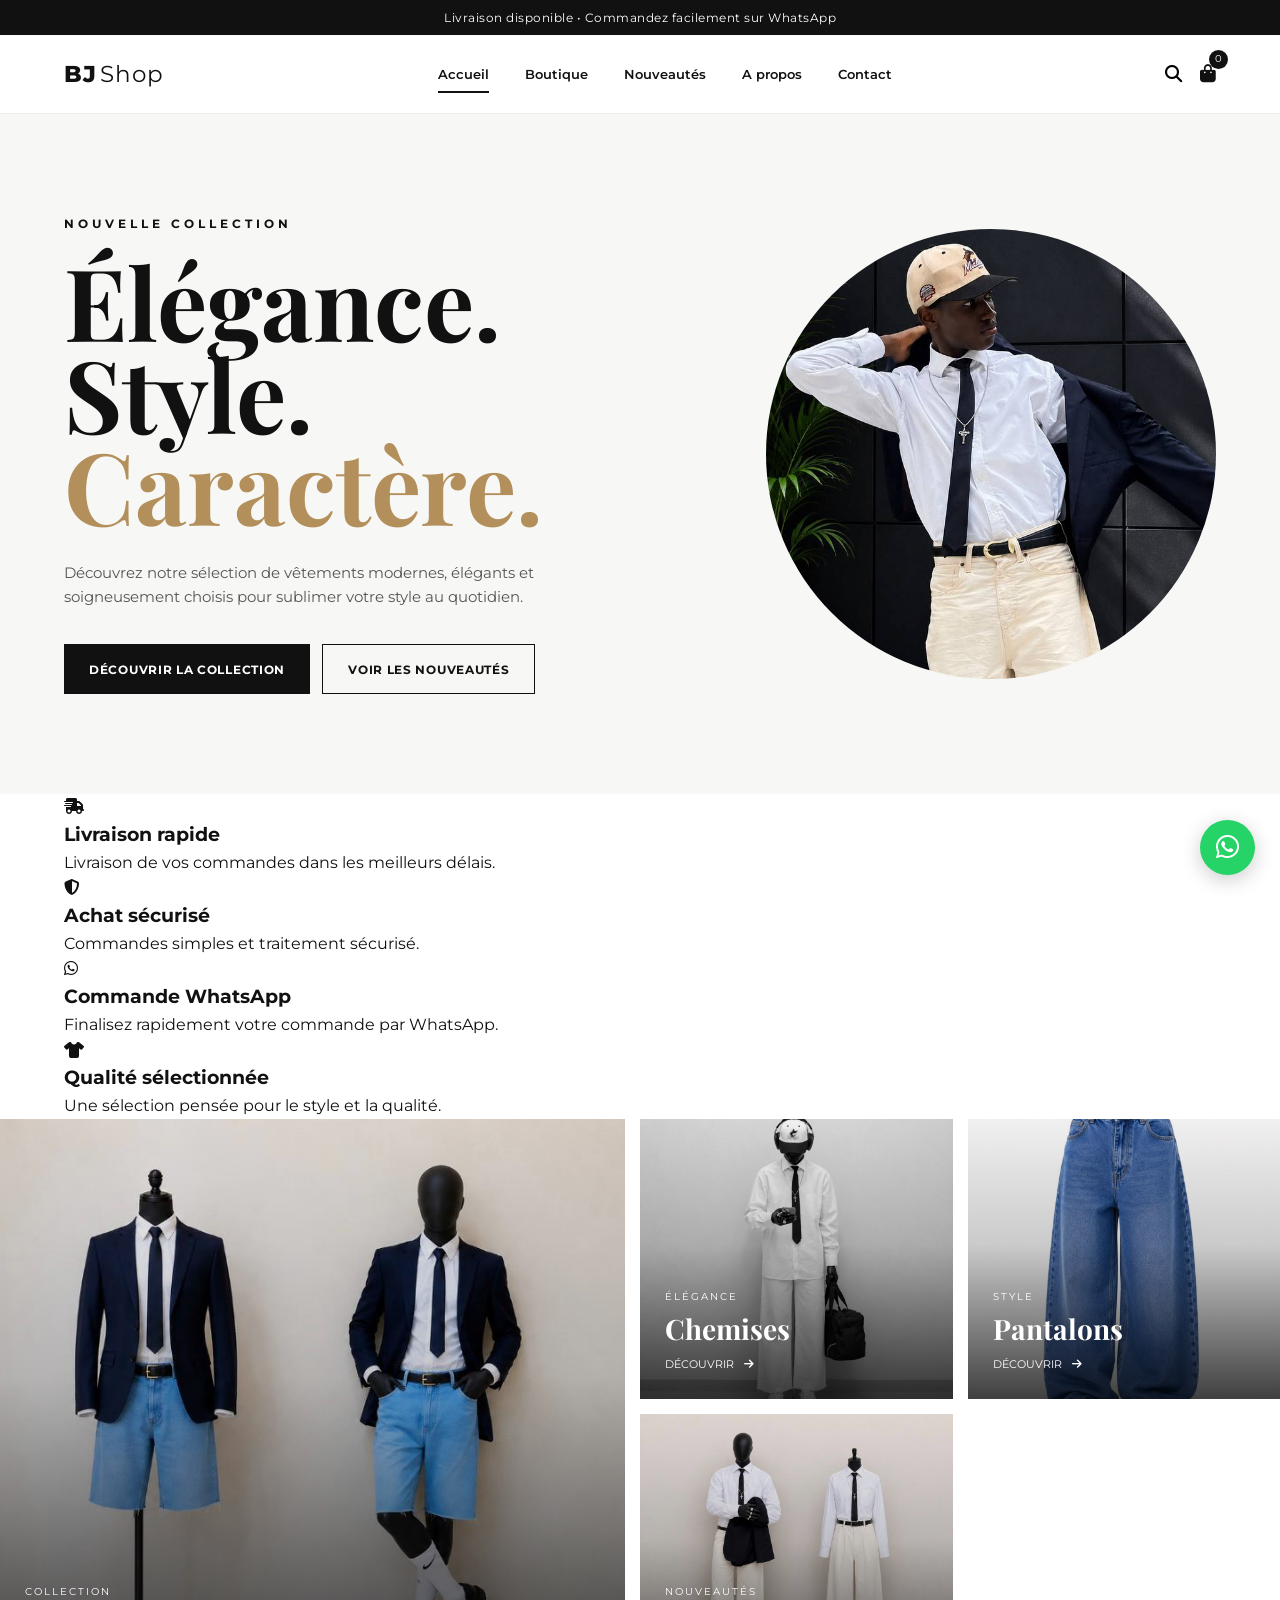
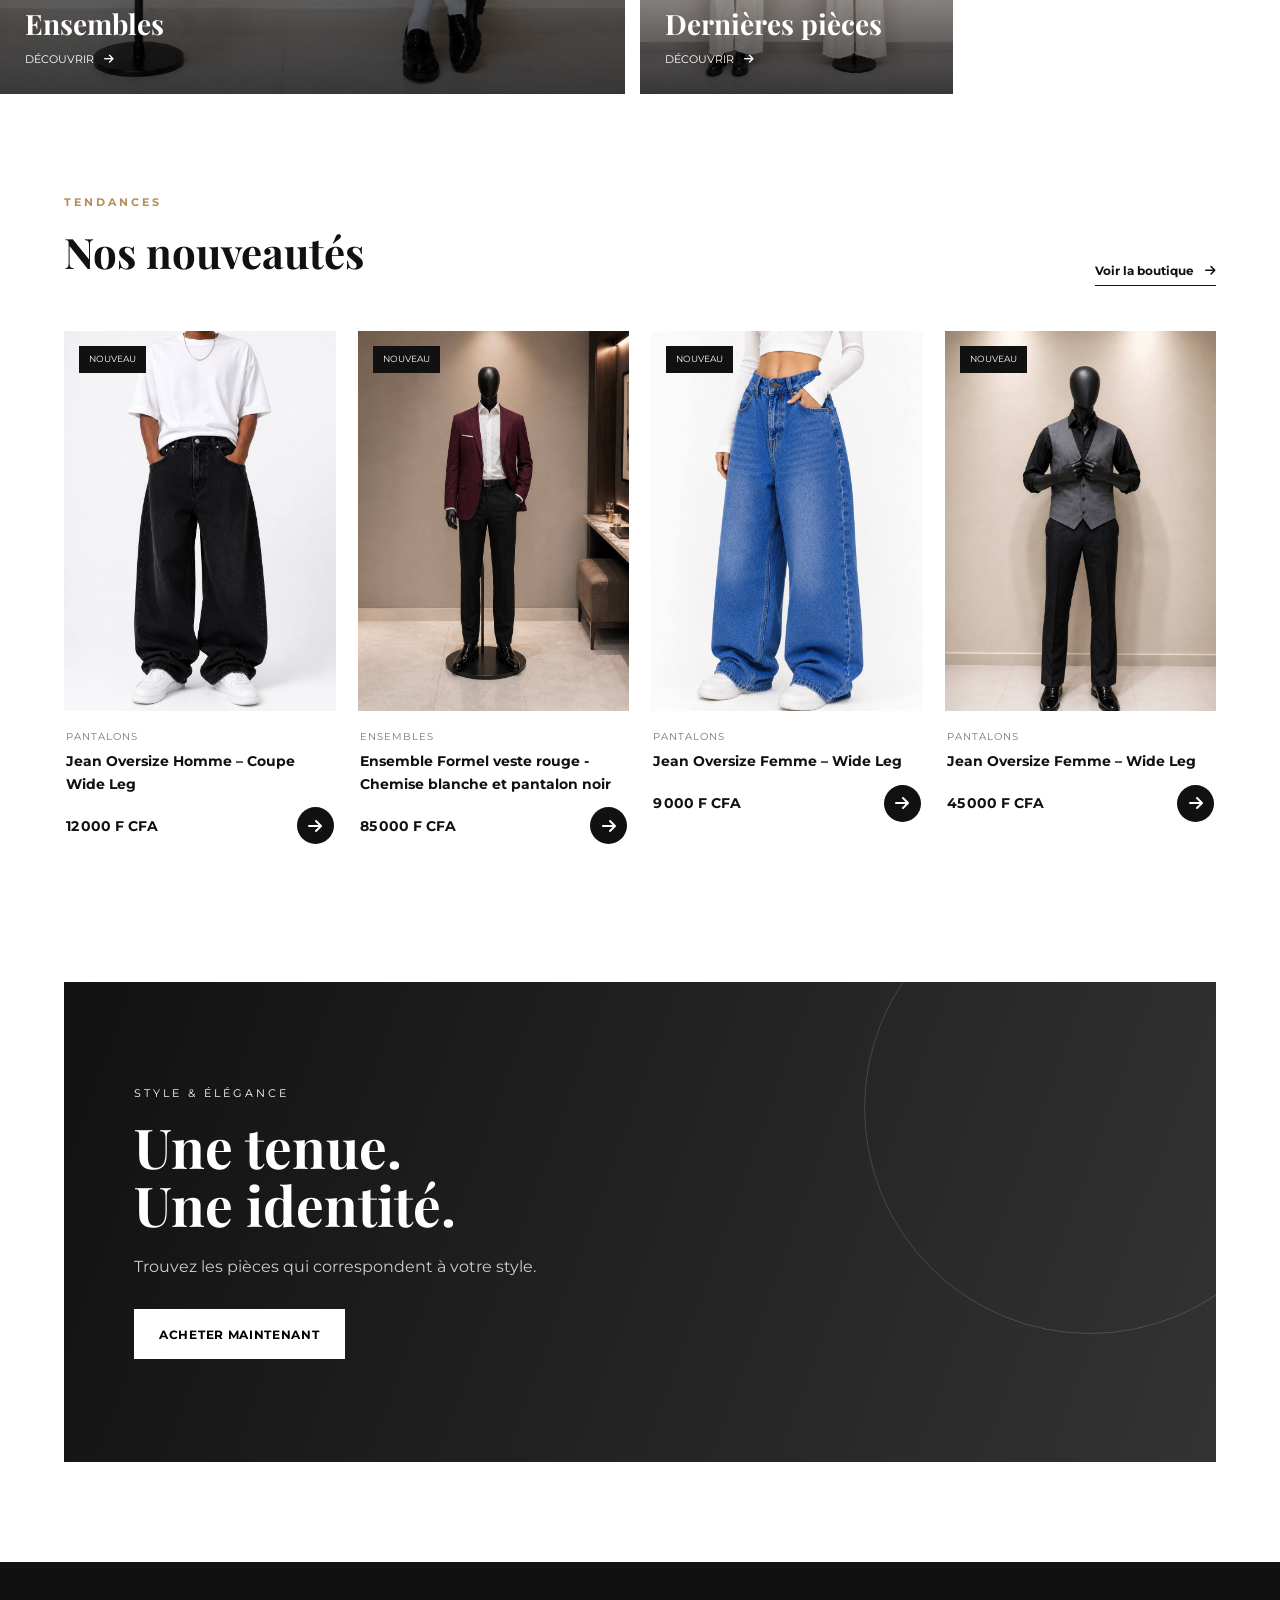
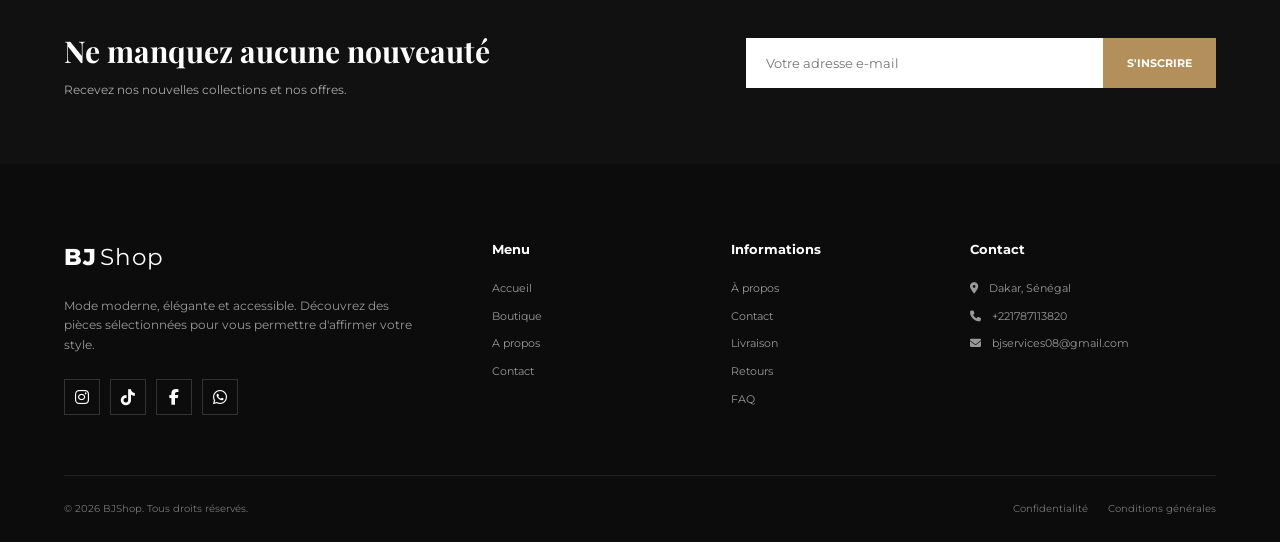
<file: index.html>
<!DOCTYPE html>
<html lang="fr">
<head>
    <meta charset="UTF-8">
    <meta name="viewport" content="width=device-width, initial-scale=1.0">

    <title> Accueil | BJShop</title>

    <meta name="description"
          content="Découvrez BJShop, votre boutique de vêtements modernes et élégants. Ensembles, chemises, pantalons et nouveautés.">

    <link rel="stylesheet" href="css/style.css">

    <!-- Font Awesome -->
    <link rel="stylesheet" href="https://cdnjs.cloudflare.com/ajax/libs/font-awesome/6.5.2/css/all.min.css">
    <link rel="icon" type="image/png" href="images/logo/favicon.png">
    <!-- Google Fonts -->
    <link rel="preconnect" href="https://fonts.googleapis.com">
    <link rel="preconnect" href="https://fonts.gstatic.com" crossorigin>
    <link href="https://fonts.googleapis.com/css2?family=Montserrat:wght@400;500;600;700;800&family=Playfair+Display:wght@600;700&display=swap" rel="stylesheet">
</head>

<body>
    <div id="header-container"></div>
   

    <!-- =========================
         HERO
    ========================== -->
    <section class="hero">

    <div class="container hero-wrapper">

        <div class="hero-content">

            <p class="hero-small-title">
                NOUVELLE COLLECTION
            </p>

            <h1>
                Élégance.
                <br>
                Style.
                <br>
                <span>Caractère.</span>
            </h1>

            <p class="hero-description">
                Découvrez notre sélection de vêtements modernes,
                élégants et soigneusement choisis pour sublimer
                votre style au quotidien.
            </p>

            <div class="hero-buttons">

                <a href="boutique.html" class="btn btn-dark">
                    Découvrir la collection
                </a>

                <a href="#nouveautes" class="btn btn-light">
                    Voir les nouveautés
                </a>

            </div>

        </div>


        <div class="hero-image">

            <img
                src="images/banners/hero-boutique.jpg"
                alt="Nouvelle collection BJShop">

        </div>

    </div>

</section>


    <!-- =========================
         AVANTAGES
    ========================== -->
    <section class="advantages">

        <div class="container advantages-grid">

            <div class="advantage">

                <i class="fa-solid fa-truck-fast"></i>

                <div>
                    <h3>Livraison rapide</h3>

                    <p>
                        Livraison de vos commandes dans les meilleurs délais.
                    </p>
                </div>

            </div>


            <div class="advantage">

                <i class="fa-solid fa-shield-halved"></i>

                <div>
                    <h3>Achat sécurisé</h3>

                    <p>
                        Commandes simples et traitement sécurisé.
                    </p>
                </div>

            </div>


            <div class="advantage">

                <i class="fa-brands fa-whatsapp"></i>

                <div>
                    <h3>Commande WhatsApp</h3>

                    <p>
                        Finalisez rapidement votre commande par WhatsApp.
                    </p>
                </div>

            </div>


            <div class="advantage">

                <i class="fa-solid fa-shirt"></i>

                <div>
                    <h3>Qualité sélectionnée</h3>

                    <p>
                        Une sélection pensée pour le style et la qualité.
                    </p>
                </div>

            </div>

        </div>

    </section>


    <!-- =========================
         CATEGORIES
    ========================== -->
   <div class="categories-grid">

    <!-- ENSEMBLES -->
    <a href="boutique.html?categorie=ensembles"
       class="category-card category-large">

        <img
            src="images/produits/photo_15_2026-08-16_14-25-52.jpg"
            alt="Collection Ensembles"
            class="category-image">

        <div class="category-overlay"></div>

        <div class="category-content">
            <span>Collection</span>
            <h3>Ensembles</h3>
            <p>
                Découvrir
                <i class="fa-solid fa-arrow-right"></i>
            </p>
        </div>

    </a>


    <!-- CHEMISES -->
    <a href="boutique.html?categorie=chemises"
       class="category-card">

        <img
            src="images/produits/photo_7_2026-08-16_14-25-52.jpg"
            alt="Collection Chemises"
            class="category-image">

        <div class="category-overlay"></div>

        <div class="category-content">
            <span>Élégance</span>
            <h3>Chemises</h3>
            <p>
                Découvrir
                <i class="fa-solid fa-arrow-right"></i>
            </p>
        </div>

    </a>


    <!-- PANTALONS -->
    <a href="boutique.html?categorie=pantalons"
       class="category-card">

        <img
            src="images/produits/jean4.jpg"
            alt="Collection Pantalons"
            class="category-image">

        <div class="category-overlay"></div>

        <div class="category-content">
            <span>Style</span>
            <h3>Pantalons</h3>
            <p>
                Découvrir
                <i class="fa-solid fa-arrow-right"></i>
            </p>
        </div>

    </a>


    <!-- NOUVEAUTÉS -->
    <a href="#nouveautes"
       class="category-card">

        <img
            src="images/produits/photo_13_2026-08-16_14-25-52.jpg"
            alt="Nouveautés BJShop"
            class="category-image">

        <div class="category-overlay"></div>

        <div class="category-content">
            <span>Nouveautés</span>
            <h3>Dernières pièces</h3>
            <p>
                Découvrir
                <i class="fa-solid fa-arrow-right"></i>
            </p>
        </div>

    </a>

</div>


    <!-- =========================
         NOUVEAUTES
    ========================== -->
    <section class="section products-section" id="nouveautes">

        <div class="container">

            <div class="section-header">

                <div>
                    <p class="section-small-title">
                        TENDANCES
                    </p>

                    <h2>
                        Nos nouveautés
                    </h2>
                </div>

                <a href="boutique.html" class="view-all">
                    Voir la boutique
                    <i class="fa-solid fa-arrow-right"></i>
                </a>

            </div>


            <div class="products-grid" id="home-products">
            </div>

        </div>

    </section>


    <!-- =========================
         BANNIERE
    ========================== -->
    <section class="promo-section">

        <div class="container">

            <div class="promo">

                <div class="promo-content">

                    <p>
                        STYLE & ÉLÉGANCE
                    </p>

                    <h2>
                        Une tenue.
                        <br>
                        Une identité.
                    </h2>

                    <span>
                        Trouvez les pièces qui correspondent à votre style.
                    </span>

                    <a href="boutique.html" class="btn btn-white">
                        Acheter maintenant
                    </a>

                </div>

            </div>

        </div>

    </section>

    <!-- =========================
         NEWSLETTER
    ========================== -->
    <section class="newsletter">

        <div class="container newsletter-content">

            <div>

                <h2>
                    Ne manquez aucune nouveauté
                </h2>

                <p>
                    Recevez nos nouvelles collections et nos offres.
                </p>

            </div>


            <form class="newsletter-form">

                <input
                    type="email"
                    placeholder="Votre adresse e-mail"
                    required>

                <button type="submit">
                    S'inscrire
                </button>

            </form>

        </div>

    </section>


   <div id="footer-container"></div>


    <!-- =========================
         WHATSAPP FLOTTANT
    ========================== -->
    <a href="https://wa.me/221787113820"
   class="whatsapp-floating"
   target="_blank"
   rel="noopener noreferrer"
   aria-label="Contacter BJShop sur WhatsApp">

    <i class="fa-brands fa-whatsapp"></i>

</a>


    <!-- =========================
         JAVASCRIPT
    ========================== -->
    <script>

        // MENU MOBILE
        const menuToggle = document.getElementById("menu-toggle");
        const navbar = document.getElementById("navbar");

        menuToggle.addEventListener("click", () => {
            navbar.classList.toggle("show");
        });


        // PETIT PANIER TEMPORAIRE
        function ajouterProduit(nom, prix) {

            let panier =
                JSON.parse(localStorage.getItem("panier")) || [];

            panier.push({
                nom: nom,
                prix: prix,
                quantite: 1
            });

            localStorage.setItem(
                "panier",
                JSON.stringify(panier)
            );

            afficherNombrePanier();
        }


        function afficherNombrePanier() {

            const panier =
                JSON.parse(localStorage.getItem("panier")) || [];

            document.getElementById("cart-count").textContent =
                panier.length;
        }


        afficherNombrePanier();

    </script>
<script src="js/produits.js"></script>

<script>

const homeProducts =
    document.getElementById("home-products");


function formaterPrixAccueil(prix) {

    return prix.toLocaleString("fr-FR")
        + " F CFA";

}


function afficherProduitsAccueil() {

    if (!homeProducts) return;

    homeProducts.innerHTML = "";


    produits.slice(0, 4).forEach(produit => {

        homeProducts.innerHTML += `

            <article class="product-card">

                <a
                    href="produit.html?id=${produit.id}"
                    class="product-image product-real-image">

                    <img
                        src="${produit.image}"
                        alt="${produit.nom}"
                        class="catalogue-image"
                    >

                    <span class="product-badge">
                        Nouveau
                    </span>

                </a>


                <div class="product-info">

                    <p class="product-category">
                        ${produit.categorie}
                    </p>

                    <h3>
                        <a href="produit.html?id=${produit.id}">
                            ${produit.nom}
                        </a>
                    </h3>


                    <div class="product-bottom">

                        <span class="price">
                            ${formaterPrixAccueil(
                                produit.prix
                            )}
                        </span>


                        <a
                            href="produit.html?id=${produit.id}"
                            class="add-cart-btn home-product-btn">

                            <i class="fa-solid fa-arrow-right"></i>

                        </a>

                    </div>

                </div>

            </article>

        `;

    });

}


afficherProduitsAccueil();

</script>
<script src="js/components.js"></script>
</body>
</html>
</file>
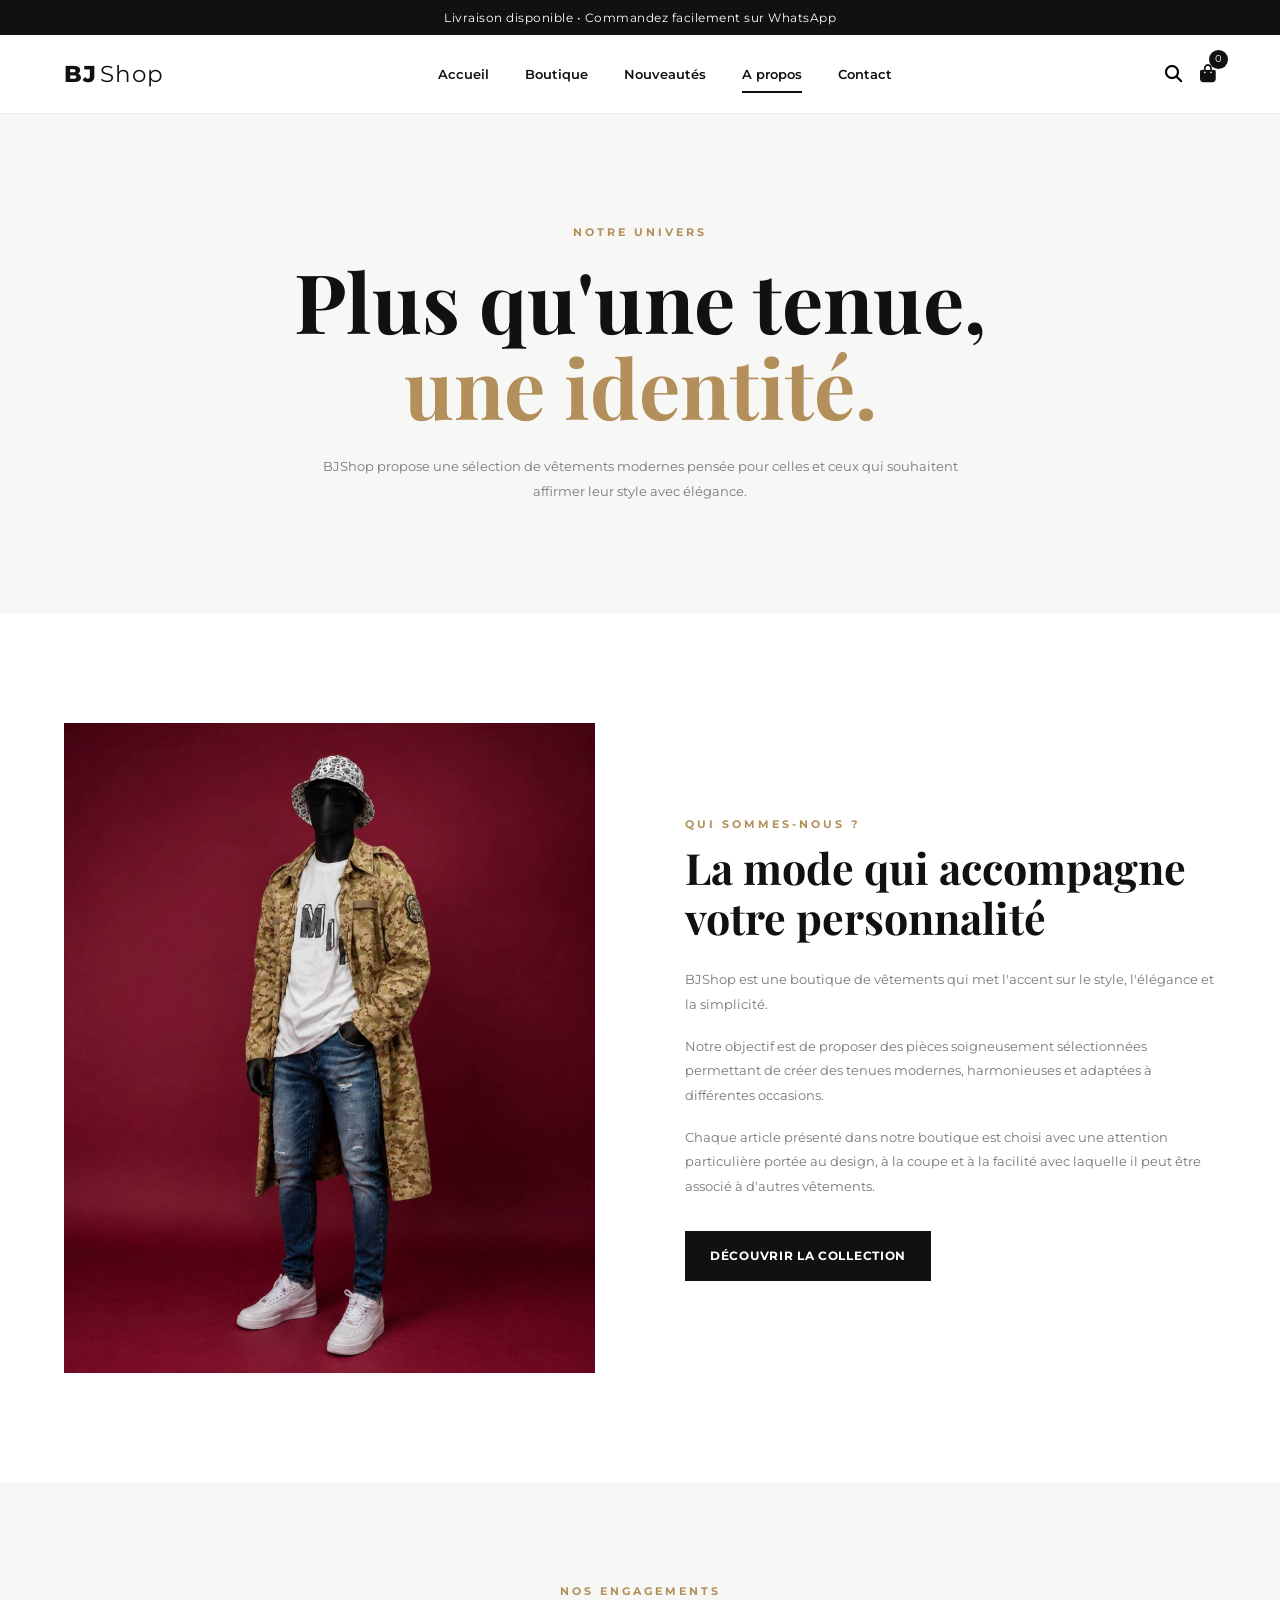
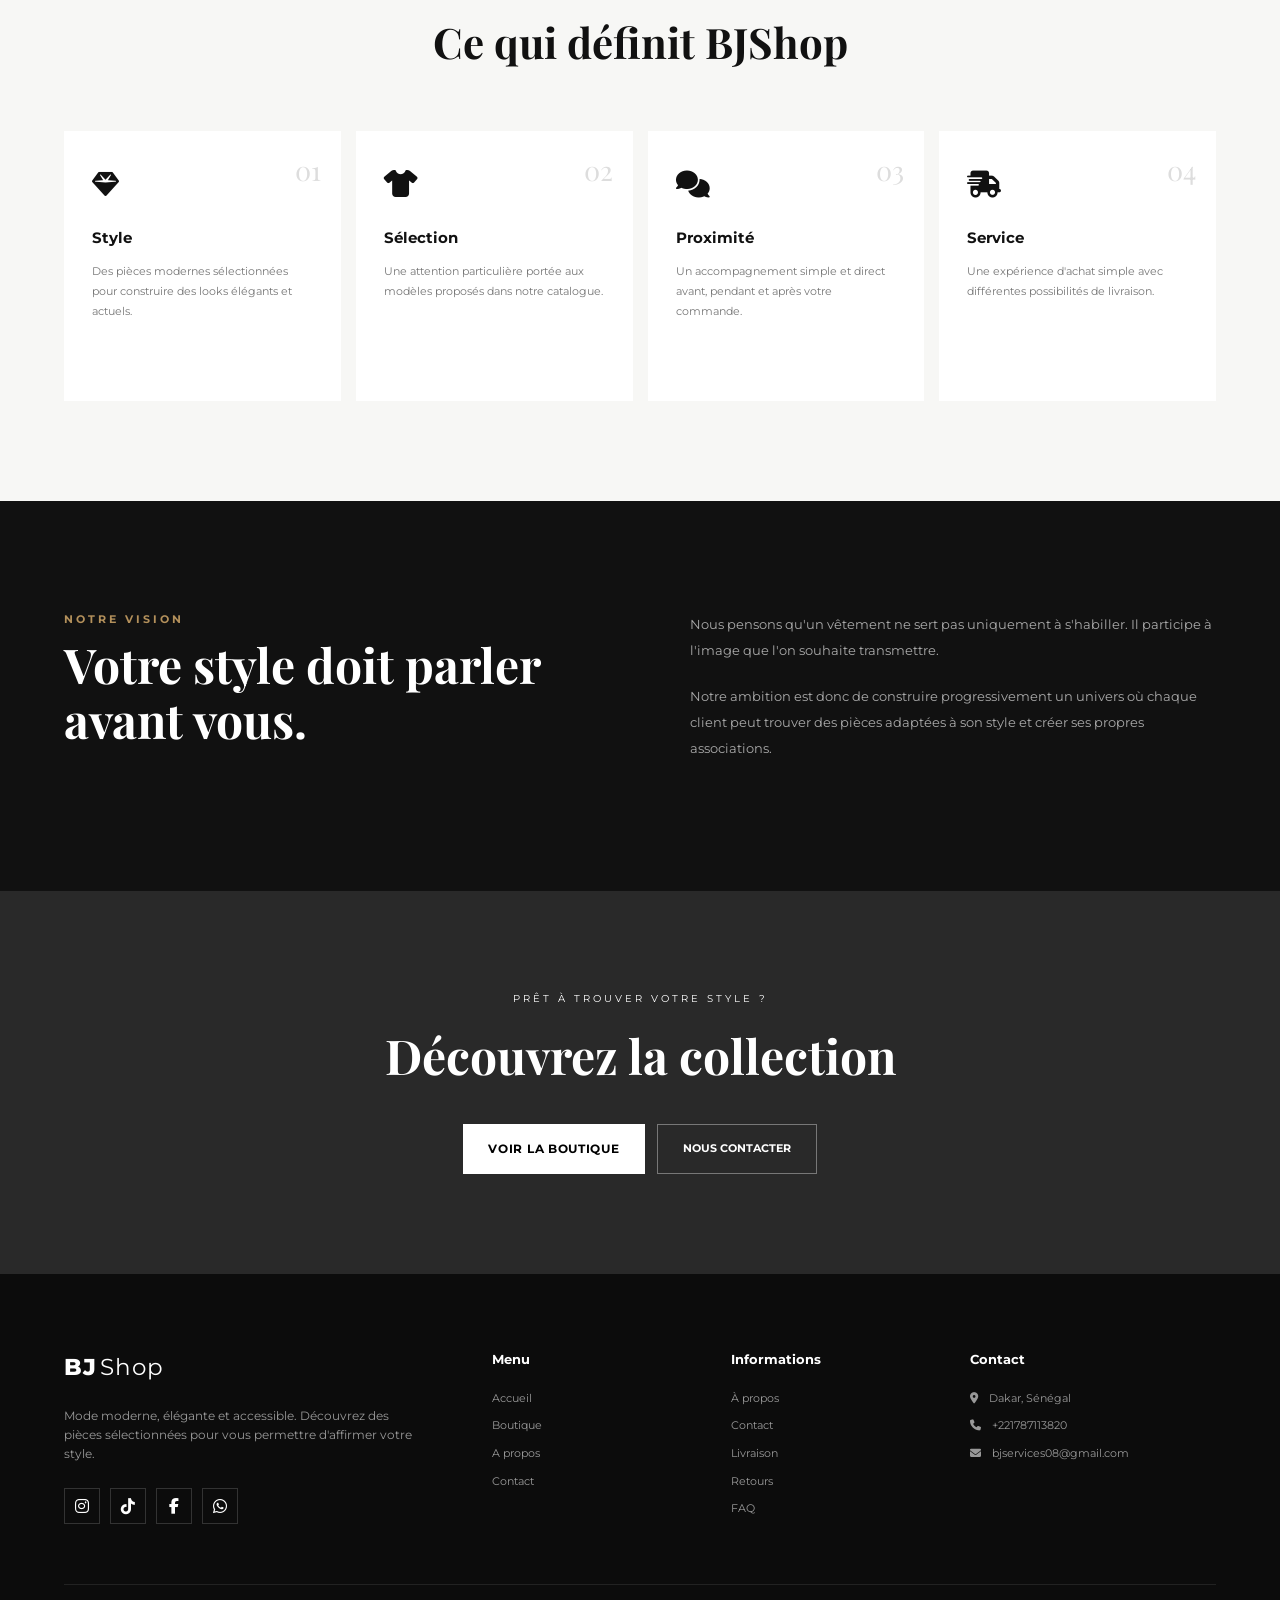
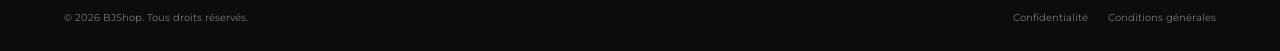
<file: apropos.html>
<!DOCTYPE html>
<html lang="fr">
<head>
    <meta charset="UTF-8">
    <meta name="viewport" content="width=device-width, initial-scale=1.0">

    <title>À propos | BJShop</title>

    <link rel="stylesheet" href="css/style.css">
    <link rel="icon" type="image/png" href="images/logo/favicon.png">
    <link rel="stylesheet"
          href="https://cdnjs.cloudflare.com/ajax/libs/font-awesome/6.5.2/css/all.min.css">

    <link href="https://fonts.googleapis.com/css2?family=Montserrat:wght@400;500;600;700;800&family=Playfair+Display:wght@600;700&display=swap"
          rel="stylesheet">
</head>

<body>

<div id="header-container"></div>

<!-- HERO -->

<section class="about-hero">

    <div class="container">

        <p class="section-small-title">
            NOTRE UNIVERS
        </p>

        <h1>
            Plus qu'une tenue,<br>
            <span>une identité.</span>
        </h1>

        <p>
            BJShop propose une sélection de vêtements
            modernes pensée pour celles et ceux qui souhaitent
            affirmer leur style avec élégance.
        </p>

    </div>

</section>


<!-- HISTOIRE -->

<section class="about-story">

    <div class="container about-story-grid">

        <div class="about-story-image">

            <img
                src="images/produits/photo_1_2026-08-16_14-25-52.jpg"
                alt="Collection BJShop">

        </div>


        <div class="about-story-content">

            <p class="section-small-title">
                QUI SOMMES-NOUS ?
            </p>

            <h2>
                La mode qui accompagne votre personnalité
            </h2>

            <p>
                BJShop est une boutique de vêtements qui
                met l'accent sur le style, l'élégance et la
                simplicité.
            </p>

            <p>
                Notre objectif est de proposer des pièces
                soigneusement sélectionnées permettant de créer
                des tenues modernes, harmonieuses et adaptées
                à différentes occasions.
            </p>

            <p>
                Chaque article présenté dans notre boutique
                est choisi avec une attention particulière
                portée au design, à la coupe et à la facilité
                avec laquelle il peut être associé à d'autres
                vêtements.
            </p>

            <a href="boutique.html" class="btn btn-dark">
                Découvrir la collection
            </a>

        </div>

    </div>

</section>


<!-- VALEURS -->

<section class="about-values">

    <div class="container">

        <div class="about-section-title">

            <p class="section-small-title">
                NOS ENGAGEMENTS
            </p>

            <h2>
                Ce qui définit BJShop
            </h2>

        </div>


        <div class="about-values-grid">

            <div class="about-value">

                <span>01</span>

                <i class="fa-solid fa-gem"></i>

                <h3>Style</h3>

                <p>
                    Des pièces modernes sélectionnées pour
                    construire des looks élégants et actuels.
                </p>

            </div>


            <div class="about-value">

                <span>02</span>

                <i class="fa-solid fa-shirt"></i>

                <h3>Sélection</h3>

                <p>
                    Une attention particulière portée aux
                    modèles proposés dans notre catalogue.
                </p>

            </div>


            <div class="about-value">

                <span>03</span>

                <i class="fa-solid fa-comments"></i>

                <h3>Proximité</h3>

                <p>
                    Un accompagnement simple et direct avant,
                    pendant et après votre commande.
                </p>

            </div>


            <div class="about-value">

                <span>04</span>

                <i class="fa-solid fa-truck-fast"></i>

                <h3>Service</h3>

                <p>
                    Une expérience d'achat simple avec
                    différentes possibilités de livraison.
                </p>

            </div>

        </div>

    </div>

</section>


<!-- PHILOSOPHIE -->

<section class="about-philosophy">

    <div class="container about-philosophy-grid">

        <div>

            <p class="section-small-title">
                NOTRE VISION
            </p>

            <h2>
                Votre style doit parler avant vous.
            </h2>

        </div>


        <div>

            <p>
                Nous pensons qu'un vêtement ne sert pas uniquement
                à s'habiller. Il participe à l'image que l'on
                souhaite transmettre.
            </p>

            <p>
                Notre ambition est donc de construire progressivement
                un univers où chaque client peut trouver des pièces
                adaptées à son style et créer ses propres associations.
            </p>

        </div>

    </div>

</section>


<!-- CTA -->

<section class="about-cta">

    <div class="container">

        <p>PRÊT À TROUVER VOTRE STYLE ?</p>

        <h2>
            Découvrez la collection
        </h2>

        <div class="about-cta-buttons">

            <a href="boutique.html" class="btn btn-white">
                Voir la boutique
            </a>

            <a href="contact.html" class="about-contact-btn">
                Nous contacter
            </a>

        </div>

    </div>

</section>


<div id="footer-container"></div>


<script>

function mettreAJourCompteurPanier() {

    const panier =
        JSON.parse(localStorage.getItem("panier")) || [];

    const total =
        panier.reduce(
            (somme, item) => somme + item.quantite,
            0
        );

    const compteur =
        document.getElementById("cart-count");

    if (compteur) {
        compteur.textContent = total;
    }

}

mettreAJourCompteurPanier();


const menuToggle =
    document.getElementById("menu-toggle");

const navbar =
    document.getElementById("navbar");

menuToggle.addEventListener("click", () => {
    navbar.classList.toggle("show");
});

</script>

</body>
<script src="js/components.js"></script>
</html>
</file>
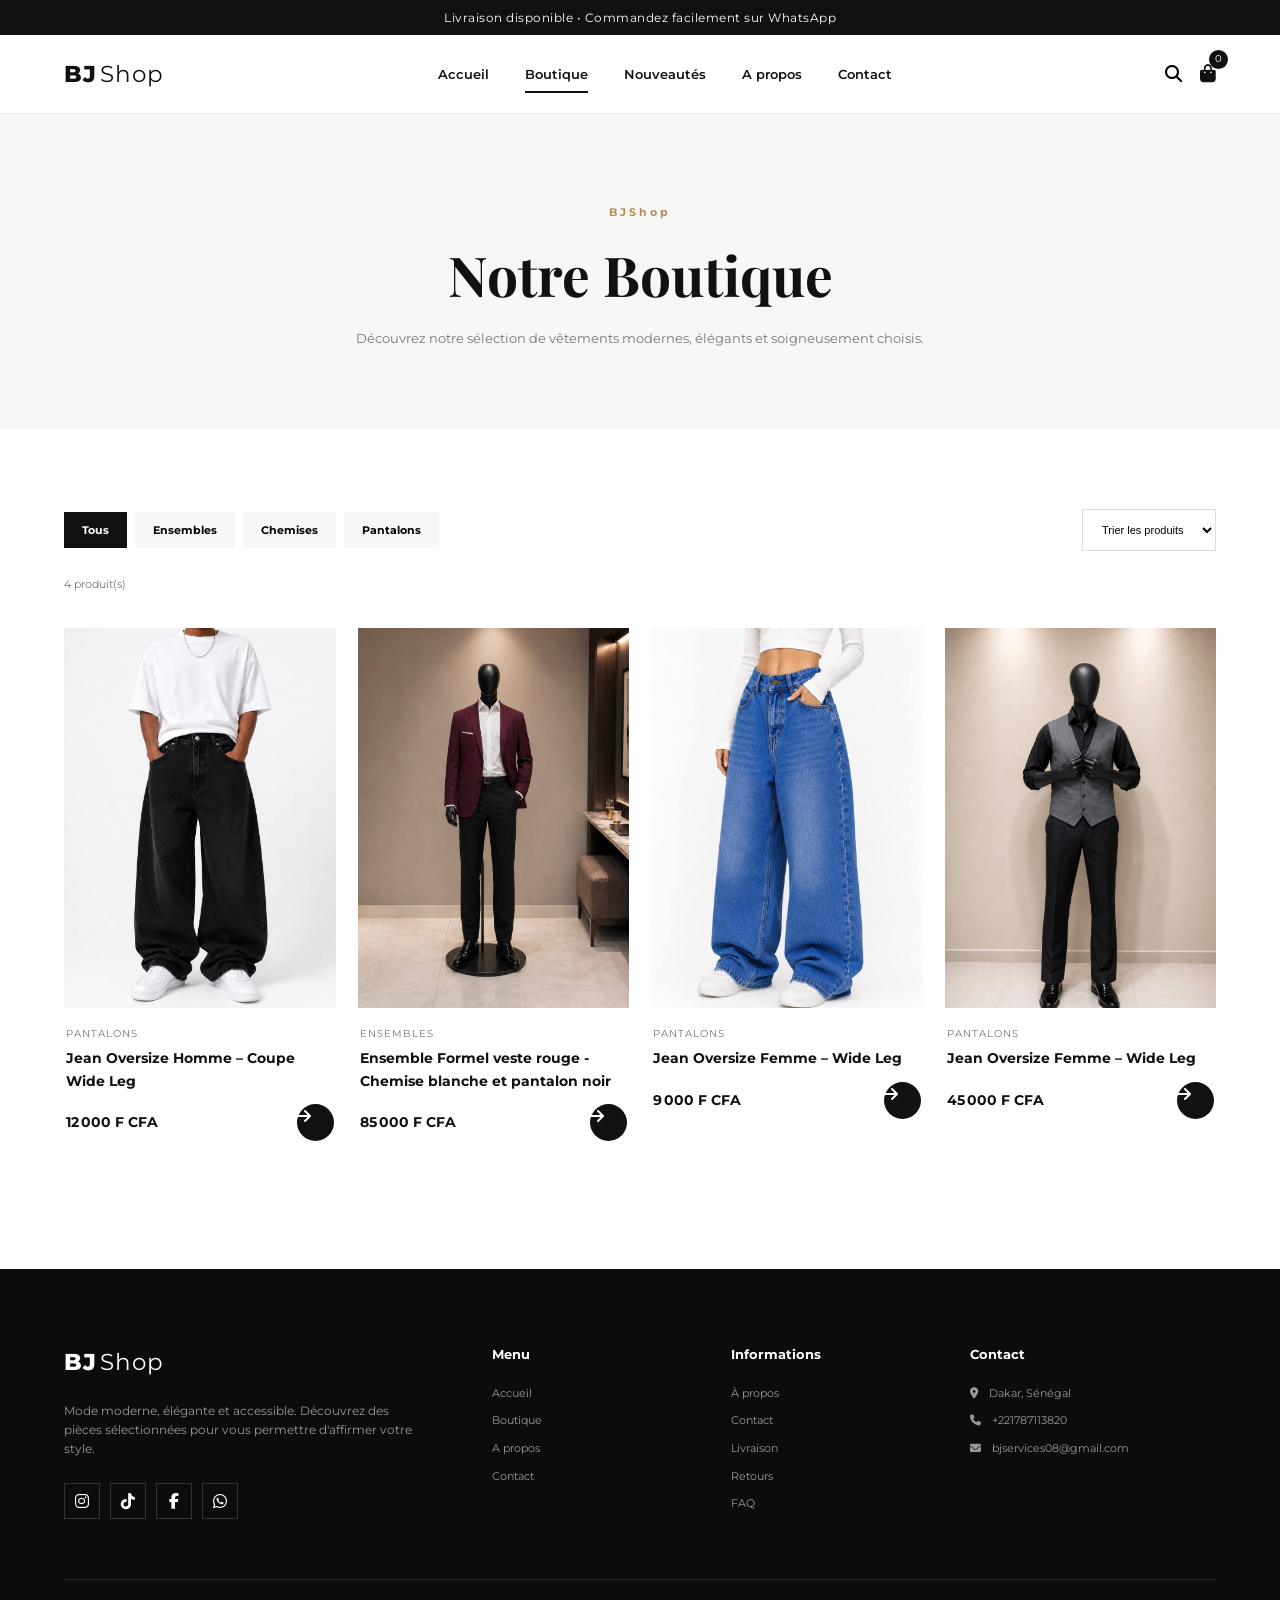
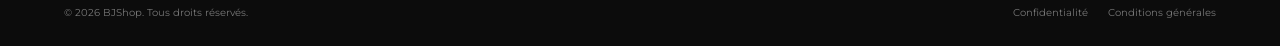
<file: boutique.html>
<!DOCTYPE html>
<html lang="fr">
<head>
    <meta charset="UTF-8">
    <meta name="viewport" content="width=device-width, initial-scale=1.0">
    <title>Boutique | BJShop</title>

    <link rel="stylesheet" href="css/style.css">
    <link rel="icon" type="image/png" href="images/logo/favicon.png">
    <link rel="stylesheet"
          href="https://cdnjs.cloudflare.com/ajax/libs/font-awesome/6.5.2/css/all.min.css">

    <link href="https://fonts.googleapis.com/css2?family=Montserrat:wght@400;500;600;700;800&family=Playfair+Display:wght@600;700&display=swap"
          rel="stylesheet">
</head>

<body>

<div id="header-container"></div>

<section class="shop-banner">

    <div class="container">
        <p class="section-small-title">BJShop</p>

        <h1>Notre Boutique</h1>

        <p>
            Découvrez notre sélection de vêtements modernes,
            élégants et soigneusement choisis.
        </p>
    </div>

</section>


<section class="shop-section">

    <div class="container">

        <div class="shop-tools">

            <div class="categories-filter">

                <button class="filter-btn active" data-category="tous">
                    Tous
                </button>

                <button class="filter-btn" data-category="ensembles">
                    Ensembles
                </button>

                <button class="filter-btn" data-category="chemises">
                    Chemises
                </button>

                <button class="filter-btn" data-category="pantalons">
                    Pantalons
                </button>

            </div>

            <select id="tri-produits">

                <option value="default">
                    Trier les produits
                </option>
                <option value="homme">
                    Homme
                </option>

                <option value="femme">
                    Femme
                </option>
                <option value="prix-croissant">
                    Prix croissant
                </option>

                <option value="prix-decroissant">
                    Prix décroissant
                </option>

                <option value="nom">
                    Nom
                </option>

            </select>

        </div>


        <p class="product-counter">
            <span id="product-count">0</span> produit(s)
        </p>


        <div class="products-grid" id="liste-produits">
        </div>

    </div>

</section>


<div id="footer-container"></div>

<script src="js/produits.js"></script>
<script src="js/boutique.js"></script>

</body>
<script src="js/components.js"></script>
</html>
</file>
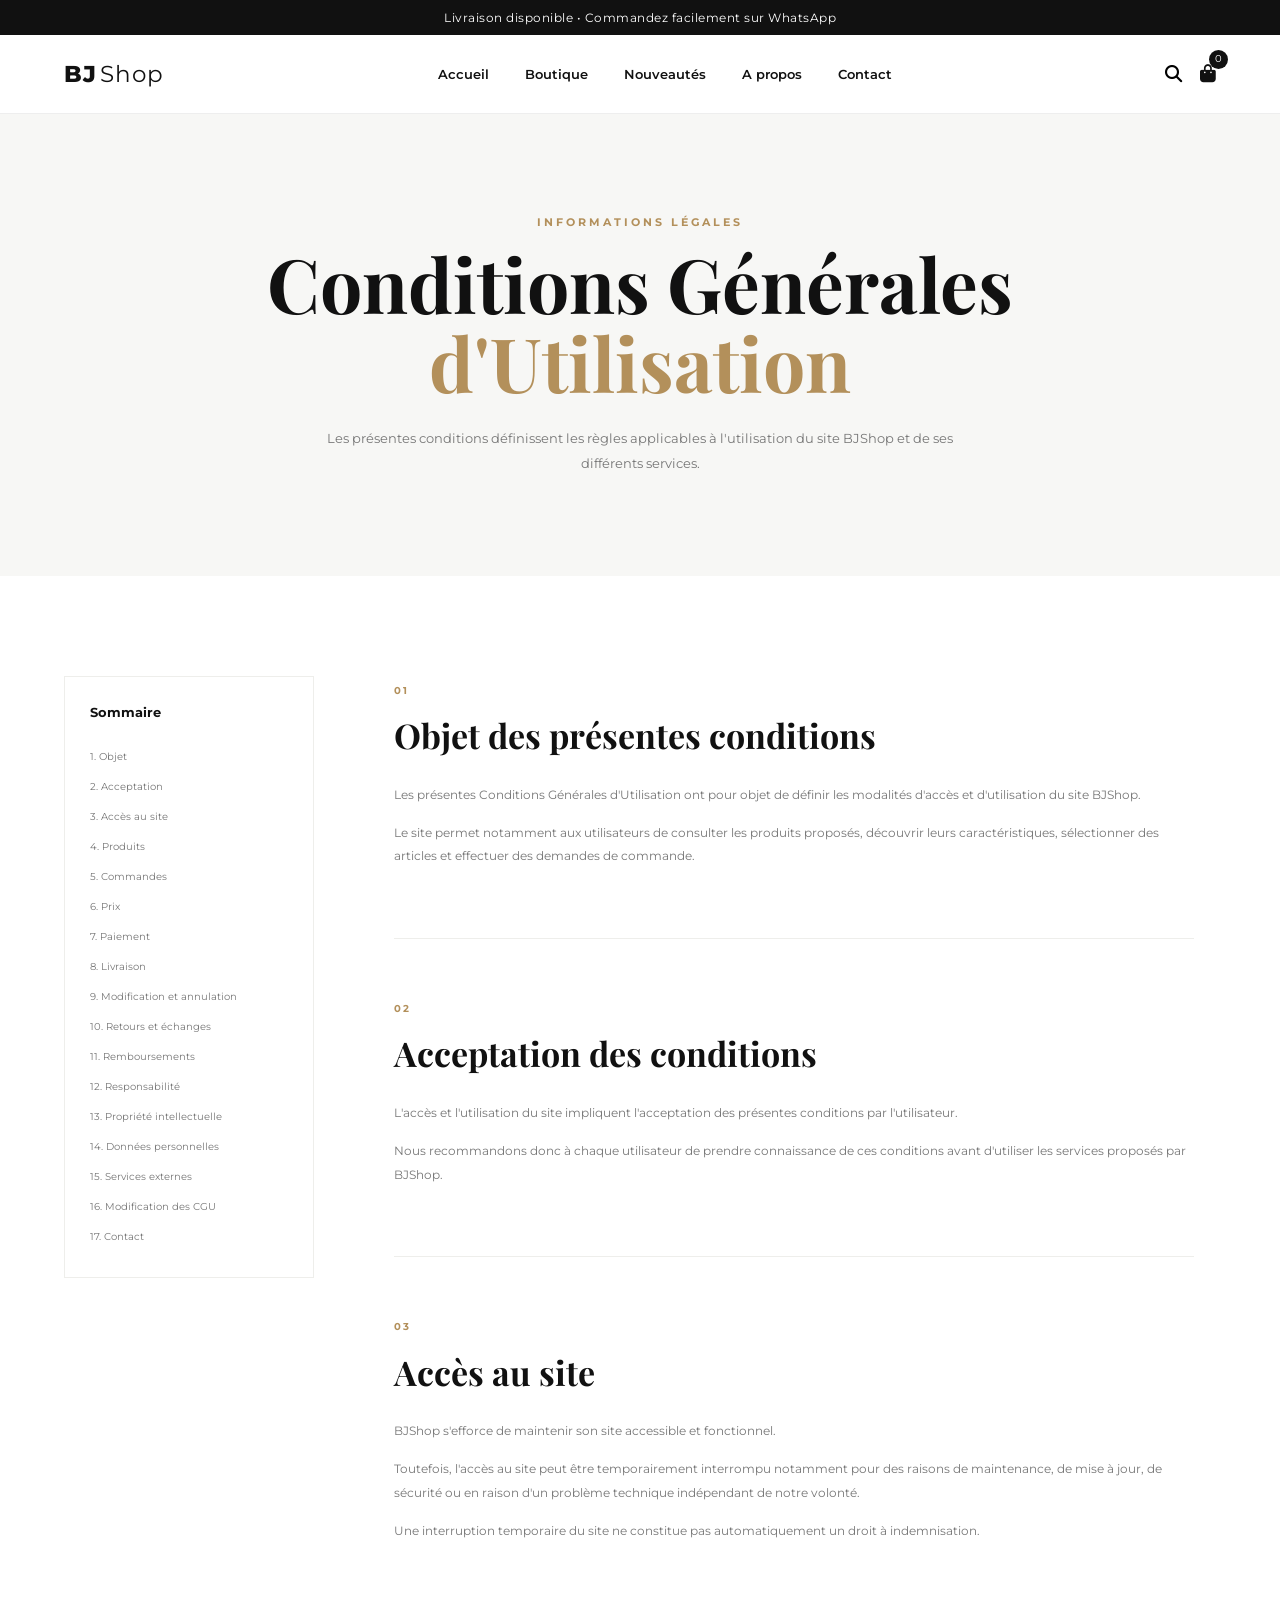
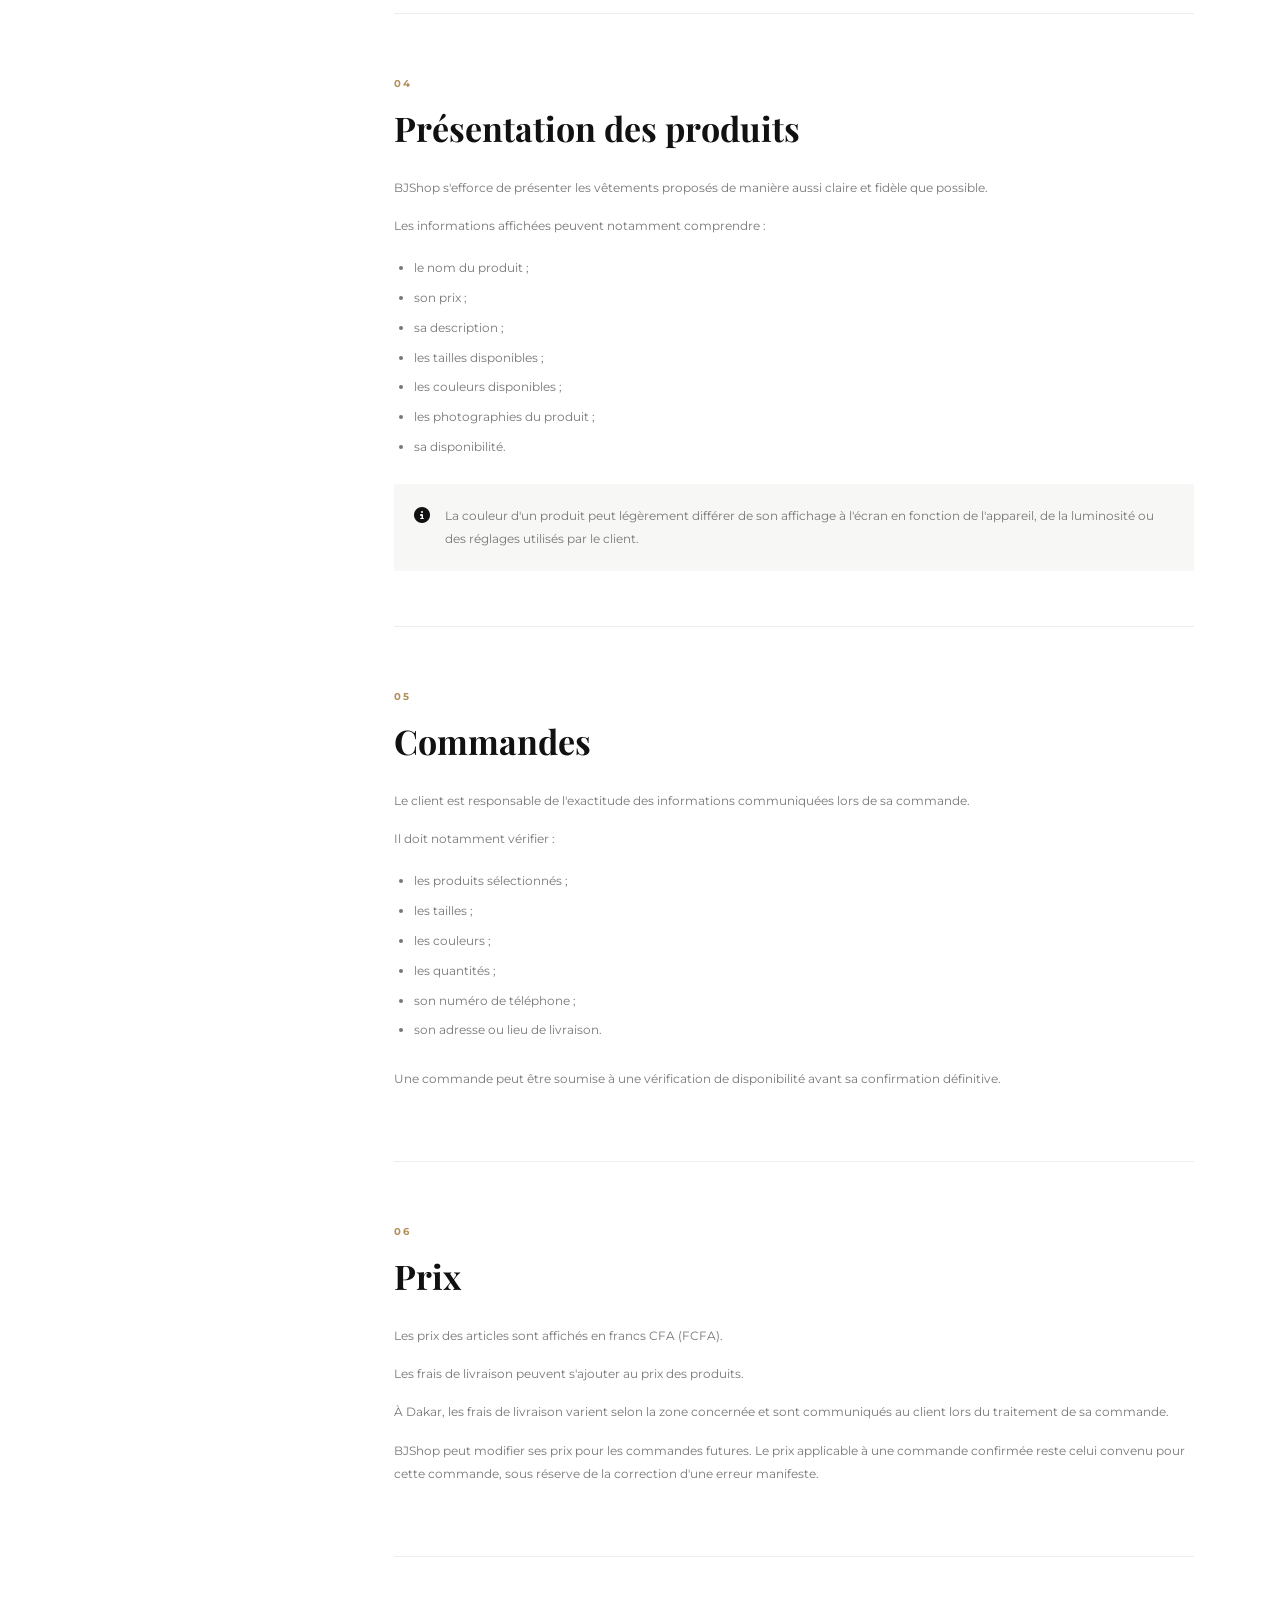
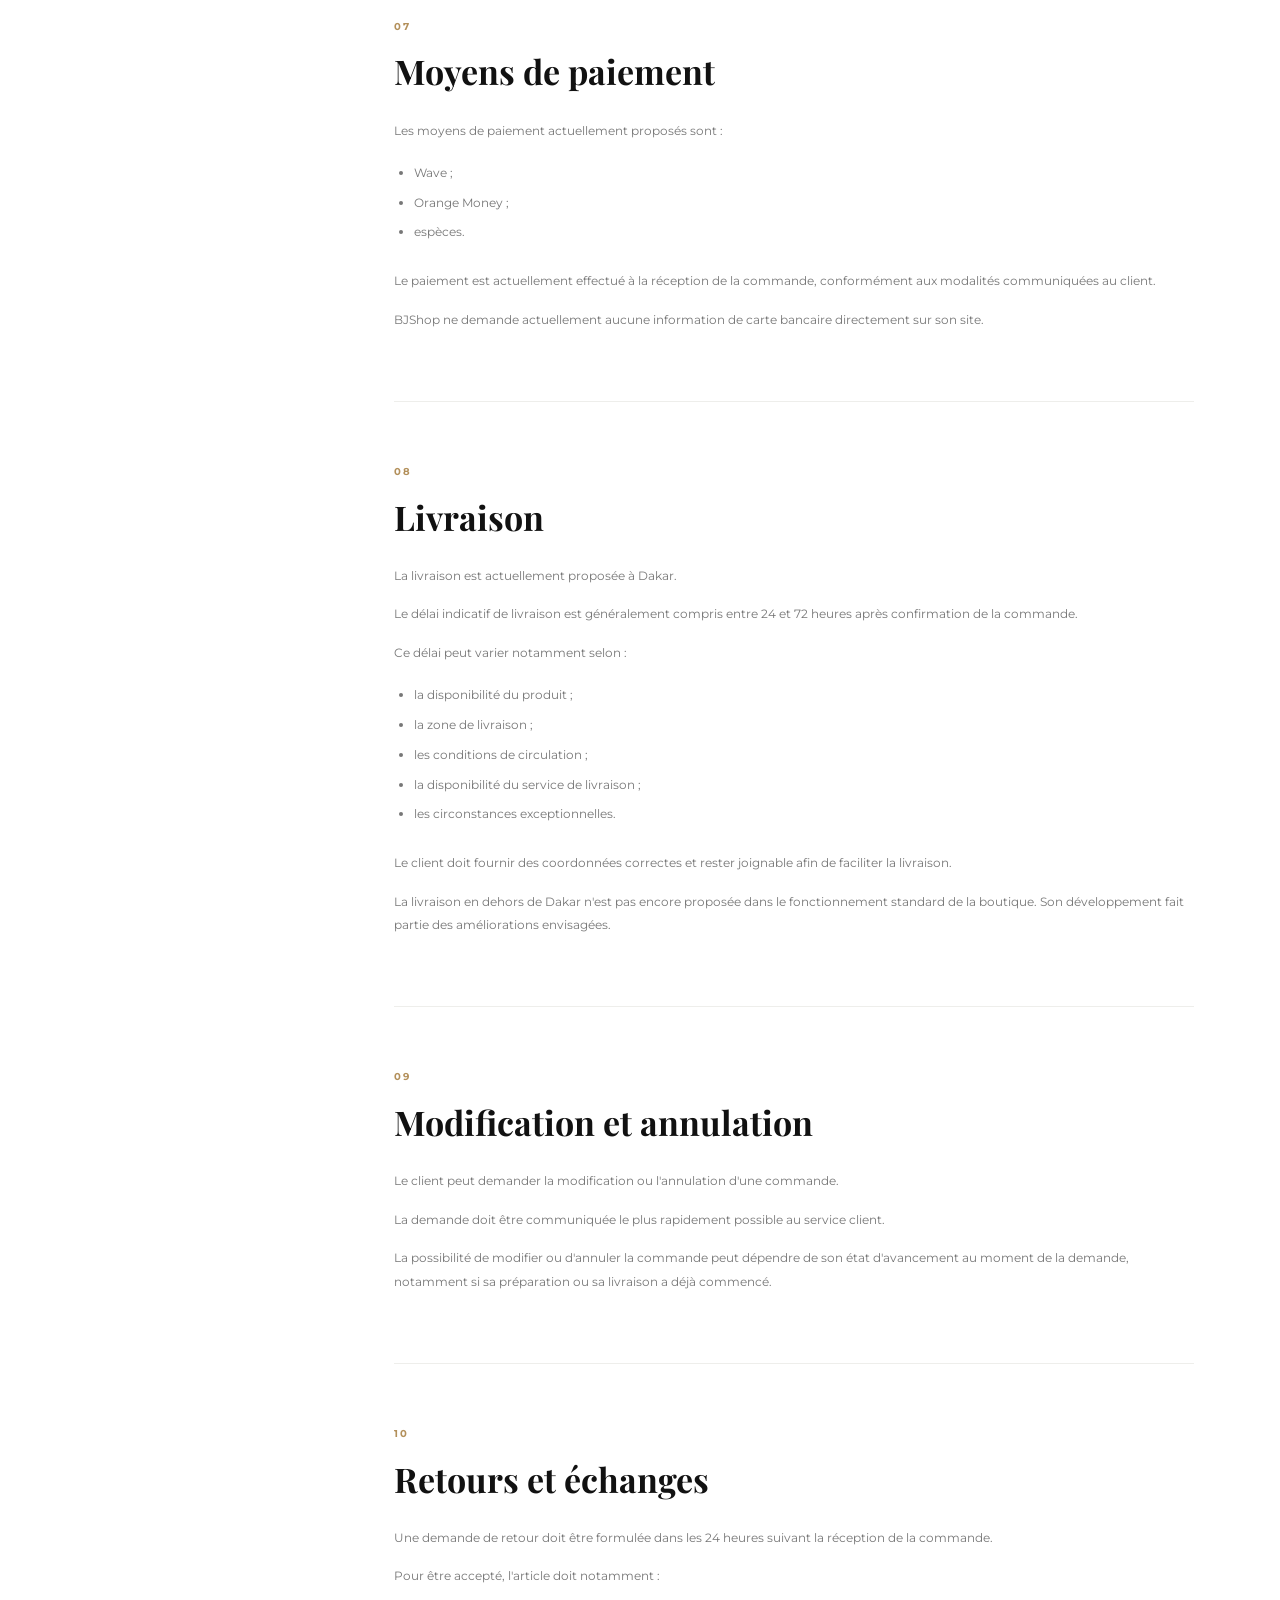
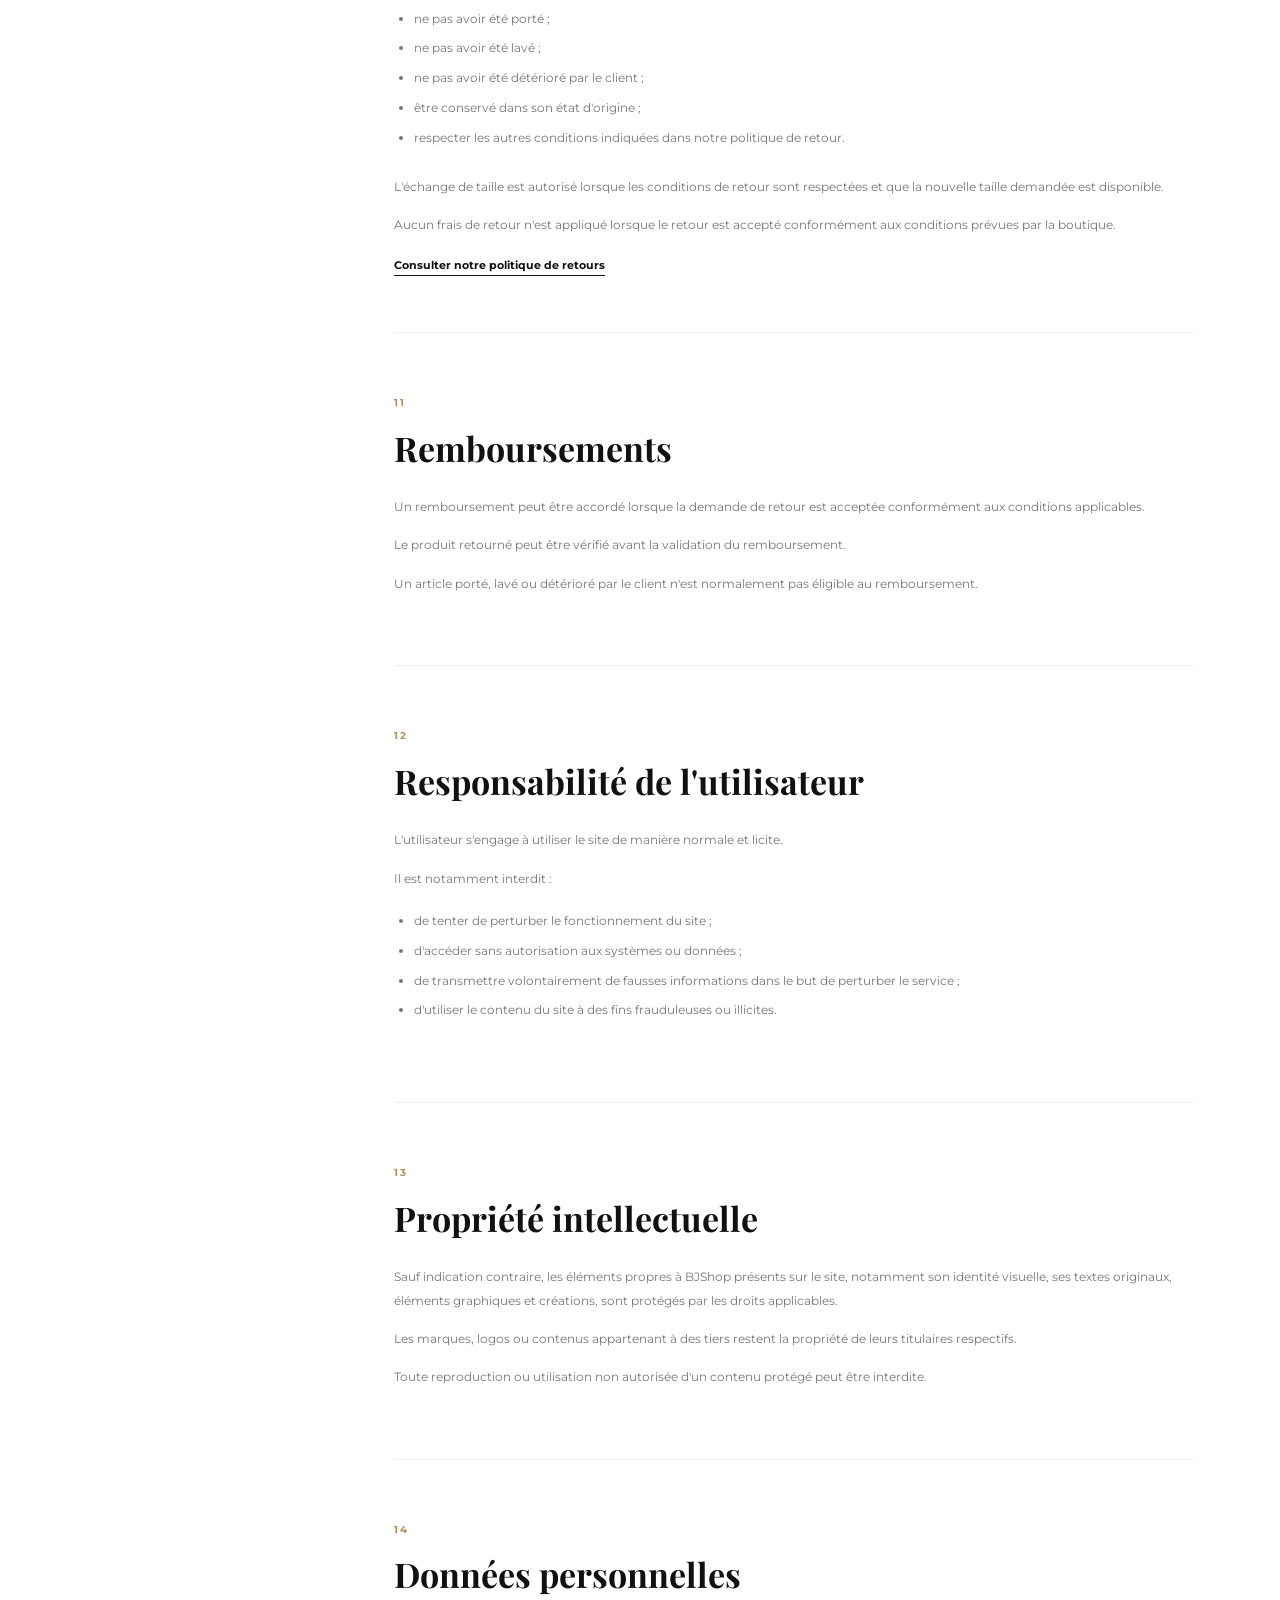
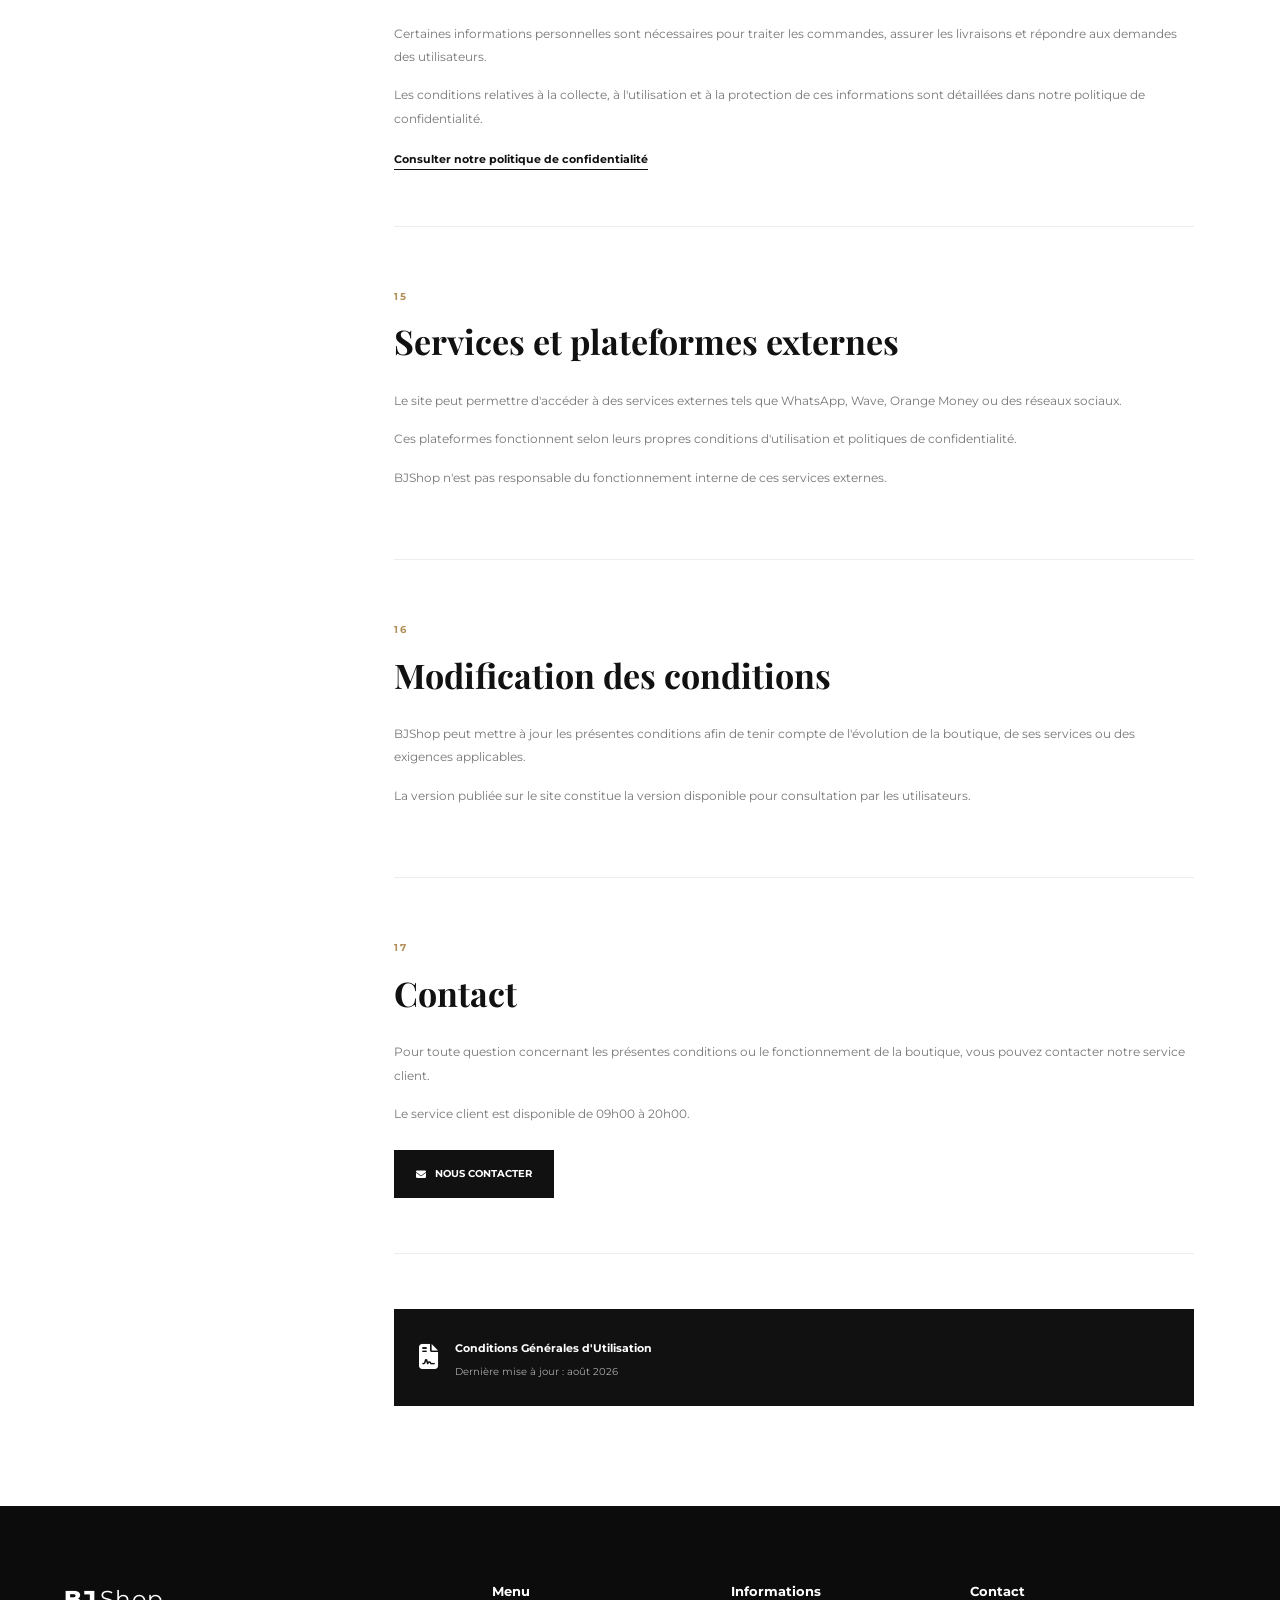
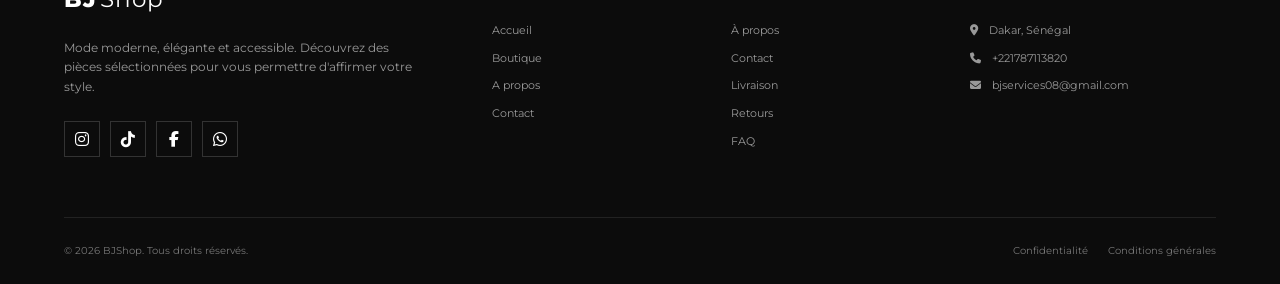
<file: conditions.html>
<!DOCTYPE html>
<html lang="fr">

<head>

    <meta charset="UTF-8">

    <meta name="viewport"
          content="width=device-width, initial-scale=1.0">

    <title>
        Conditions Générales d'Utilisation | BJShop
    </title>

    <link rel="icon" type="image/png" href="images/logo/favicon.png">

    <link rel="stylesheet"
          href="css/style.css">

    <link rel="stylesheet"
          href="https://cdnjs.cloudflare.com/ajax/libs/font-awesome/6.5.2/css/all.min.css">

    <link href="https://fonts.googleapis.com/css2?family=Montserrat:wght@400;500;600;700;800&family=Playfair+Display:wght@600;700&display=swap"
          rel="stylesheet">

</head>


<body>


<!-- HEADER -->
<div id="header-container"></div>


<main>


    <!-- =====================================
         HERO
    ====================================== -->

    <section class="terms-hero">

        <div class="container">

            <p class="section-small-title">
                INFORMATIONS LÉGALES
            </p>

            <h1>
                Conditions Générales
                <span>d'Utilisation</span>
            </h1>

            <p>
                Les présentes conditions définissent les règles
                applicables à l'utilisation du site BJShop
                et de ses différents services.
            </p>

        </div>

    </section>



    <!-- =====================================
         CONTENU
    ====================================== -->

    <section class="terms-content">

        <div class="container terms-layout">


            <!-- SOMMAIRE -->

            <aside class="terms-menu">

                <h3>Sommaire</h3>

                <a href="#objet">
                    1. Objet
                </a>

                <a href="#acceptation">
                    2. Acceptation
                </a>

                <a href="#acces">
                    3. Accès au site
                </a>

                <a href="#produits">
                    4. Produits
                </a>

                <a href="#commandes">
                    5. Commandes
                </a>

                <a href="#prix">
                    6. Prix
                </a>

                <a href="#paiement">
                    7. Paiement
                </a>

                <a href="#livraison">
                    8. Livraison
                </a>

                <a href="#annulation">
                    9. Modification et annulation
                </a>

                <a href="#retours">
                    10. Retours et échanges
                </a>

                <a href="#remboursement">
                    11. Remboursements
                </a>

                <a href="#responsabilite">
                    12. Responsabilité
                </a>

                <a href="#propriete">
                    13. Propriété intellectuelle
                </a>

                <a href="#donnees">
                    14. Données personnelles
                </a>

                <a href="#services">
                    15. Services externes
                </a>

                <a href="#modifications">
                    16. Modification des CGU
                </a>

                <a href="#contact-cgu">
                    17. Contact
                </a>

            </aside>



            <!-- TEXTE -->

            <div class="terms-text">


                <!-- 01 -->

                <section id="objet">

                    <span class="terms-number">
                        01
                    </span>

                    <h2>
                        Objet des présentes conditions
                    </h2>

                    <p>
                        Les présentes Conditions Générales
                        d'Utilisation ont pour objet de définir
                        les modalités d'accès et d'utilisation
                        du site BJShop.
                    </p>

                    <p>
                        Le site permet notamment aux utilisateurs
                        de consulter les produits proposés,
                        découvrir leurs caractéristiques,
                        sélectionner des articles et effectuer
                        des demandes de commande.
                    </p>

                </section>



                <!-- 02 -->

                <section id="acceptation">

                    <span class="terms-number">
                        02
                    </span>

                    <h2>
                        Acceptation des conditions
                    </h2>

                    <p>
                        L'accès et l'utilisation du site impliquent
                        l'acceptation des présentes conditions
                        par l'utilisateur.
                    </p>

                    <p>
                        Nous recommandons donc à chaque utilisateur
                        de prendre connaissance de ces conditions
                        avant d'utiliser les services proposés
                        par BJShop.
                    </p>

                </section>



                <!-- 03 -->

                <section id="acces">

                    <span class="terms-number">
                        03
                    </span>

                    <h2>
                        Accès au site
                    </h2>

                    <p>
                        BJShop s'efforce de maintenir son site
                        accessible et fonctionnel.
                    </p>

                    <p>
                        Toutefois, l'accès au site peut être
                        temporairement interrompu notamment
                        pour des raisons de maintenance,
                        de mise à jour, de sécurité ou en raison
                        d'un problème technique indépendant
                        de notre volonté.
                    </p>

                    <p>
                        Une interruption temporaire du site
                        ne constitue pas automatiquement
                        un droit à indemnisation.
                    </p>

                </section>



                <!-- 04 -->

                <section id="produits">

                    <span class="terms-number">
                        04
                    </span>

                    <h2>
                        Présentation des produits
                    </h2>

                    <p>
                        BJShop s'efforce de présenter
                        les vêtements proposés de manière
                        aussi claire et fidèle que possible.
                    </p>

                    <p>
                        Les informations affichées peuvent notamment
                        comprendre :
                    </p>

                    <ul>

                        <li>le nom du produit ;</li>

                        <li>son prix ;</li>

                        <li>sa description ;</li>

                        <li>les tailles disponibles ;</li>

                        <li>les couleurs disponibles ;</li>

                        <li>les photographies du produit ;</li>

                        <li>sa disponibilité.</li>

                    </ul>

                    <div class="terms-note">

                        <i class="fa-solid fa-circle-info"></i>

                        <p>
                            La couleur d'un produit peut légèrement
                            différer de son affichage à l'écran
                            en fonction de l'appareil,
                            de la luminosité ou des réglages
                            utilisés par le client.
                        </p>

                    </div>

                </section>



                <!-- 05 -->

                <section id="commandes">

                    <span class="terms-number">
                        05
                    </span>

                    <h2>
                        Commandes
                    </h2>

                    <p>
                        Le client est responsable de l'exactitude
                        des informations communiquées lors
                        de sa commande.
                    </p>

                    <p>
                        Il doit notamment vérifier :
                    </p>

                    <ul>

                        <li>les produits sélectionnés ;</li>

                        <li>les tailles ;</li>

                        <li>les couleurs ;</li>

                        <li>les quantités ;</li>

                        <li>son numéro de téléphone ;</li>

                        <li>son adresse ou lieu de livraison.</li>

                    </ul>

                    <p>
                        Une commande peut être soumise
                        à une vérification de disponibilité
                        avant sa confirmation définitive.
                    </p>

                </section>



                <!-- 06 -->

                <section id="prix">

                    <span class="terms-number">
                        06
                    </span>

                    <h2>
                        Prix
                    </h2>

                    <p>
                        Les prix des articles sont affichés
                        en francs CFA (FCFA).
                    </p>

                    <p>
                        Les frais de livraison peuvent s'ajouter
                        au prix des produits.
                    </p>

                    <p>
                        À Dakar, les frais de livraison
                        varient selon la zone concernée
                        et sont communiqués au client
                        lors du traitement de sa commande.
                    </p>

                    <p>
                        BJShop peut modifier ses prix
                        pour les commandes futures.
                        Le prix applicable à une commande
                        confirmée reste celui convenu
                        pour cette commande, sous réserve
                        de la correction d'une erreur manifeste.
                    </p>

                </section>



                <!-- 07 -->

                <section id="paiement">

                    <span class="terms-number">
                        07
                    </span>

                    <h2>
                        Moyens de paiement
                    </h2>

                    <p>
                        Les moyens de paiement actuellement
                        proposés sont :
                    </p>

                    <ul>

                        <li>Wave ;</li>

                        <li>Orange Money ;</li>

                        <li>espèces.</li>

                    </ul>

                    <p>
                        Le paiement est actuellement effectué
                        à la réception de la commande,
                        conformément aux modalités communiquées
                        au client.
                    </p>

                    <p>
                        BJShop ne demande actuellement
                        aucune information de carte bancaire
                        directement sur son site.
                    </p>

                </section>



                <!-- 08 -->

                <section id="livraison">

                    <span class="terms-number">
                        08
                    </span>

                    <h2>
                        Livraison
                    </h2>

                    <p>
                        La livraison est actuellement proposée
                        à Dakar.
                    </p>

                    <p>
                        Le délai indicatif de livraison
                        est généralement compris entre
                        24 et 72 heures après confirmation
                        de la commande.
                    </p>

                    <p>
                        Ce délai peut varier notamment
                        selon :
                    </p>

                    <ul>

                        <li>la disponibilité du produit ;</li>

                        <li>la zone de livraison ;</li>

                        <li>les conditions de circulation ;</li>

                        <li>la disponibilité du service de livraison ;</li>

                        <li>les circonstances exceptionnelles.</li>

                    </ul>

                    <p>
                        Le client doit fournir des coordonnées
                        correctes et rester joignable afin
                        de faciliter la livraison.
                    </p>

                    <p>
                        La livraison en dehors de Dakar
                        n'est pas encore proposée dans
                        le fonctionnement standard de la boutique.
                        Son développement fait partie
                        des améliorations envisagées.
                    </p>

                </section>



                <!-- 09 -->

                <section id="annulation">

                    <span class="terms-number">
                        09
                    </span>

                    <h2>
                        Modification et annulation
                    </h2>

                    <p>
                        Le client peut demander la modification
                        ou l'annulation d'une commande.
                    </p>

                    <p>
                        La demande doit être communiquée
                        le plus rapidement possible
                        au service client.
                    </p>

                    <p>
                        La possibilité de modifier ou d'annuler
                        la commande peut dépendre de son état
                        d'avancement au moment de la demande,
                        notamment si sa préparation ou sa livraison
                        a déjà commencé.
                    </p>

                </section>



                <!-- 10 -->

                <section id="retours">

                    <span class="terms-number">
                        10
                    </span>

                    <h2>
                        Retours et échanges
                    </h2>

                    <p>
                        Une demande de retour doit être formulée
                        dans les 24 heures suivant la réception
                        de la commande.
                    </p>

                    <p>
                        Pour être accepté, l'article doit notamment :
                    </p>

                    <ul>

                        <li>ne pas avoir été porté ;</li>

                        <li>ne pas avoir été lavé ;</li>

                        <li>
                            ne pas avoir été détérioré
                            par le client ;
                        </li>

                        <li>
                            être conservé dans son état d'origine ;
                        </li>

                        <li>
                            respecter les autres conditions
                            indiquées dans notre politique de retour.
                        </li>

                    </ul>

                    <p>
                        L'échange de taille est autorisé
                        lorsque les conditions de retour
                        sont respectées et que la nouvelle
                        taille demandée est disponible.
                    </p>

                    <p>
                        Aucun frais de retour n'est appliqué
                        lorsque le retour est accepté conformément
                        aux conditions prévues par la boutique.
                    </p>

                    <a href="retours.html"
                       class="terms-inline-link">

                        Consulter notre politique de retours

                    </a>

                </section>



                <!-- 11 -->

                <section id="remboursement">

                    <span class="terms-number">
                        11
                    </span>

                    <h2>
                        Remboursements
                    </h2>

                    <p>
                        Un remboursement peut être accordé
                        lorsque la demande de retour
                        est acceptée conformément aux conditions
                        applicables.
                    </p>

                    <p>
                        Le produit retourné peut être vérifié
                        avant la validation du remboursement.
                    </p>

                    <p>
                        Un article porté, lavé ou détérioré
                        par le client n'est normalement pas
                        éligible au remboursement.
                    </p>

                </section>



                <!-- 12 -->

                <section id="responsabilite">

                    <span class="terms-number">
                        12
                    </span>

                    <h2>
                        Responsabilité de l'utilisateur
                    </h2>

                    <p>
                        L'utilisateur s'engage à utiliser
                        le site de manière normale et licite.
                    </p>

                    <p>
                        Il est notamment interdit :
                    </p>

                    <ul>

                        <li>
                            de tenter de perturber
                            le fonctionnement du site ;
                        </li>

                        <li>
                            d'accéder sans autorisation
                            aux systèmes ou données ;
                        </li>

                        <li>
                            de transmettre volontairement
                            de fausses informations dans le but
                            de perturber le service ;
                        </li>

                        <li>
                            d'utiliser le contenu du site
                            à des fins frauduleuses ou illicites.
                        </li>

                    </ul>

                </section>



                <!-- 13 -->

                <section id="propriete">

                    <span class="terms-number">
                        13
                    </span>

                    <h2>
                        Propriété intellectuelle
                    </h2>

                    <p>
                        Sauf indication contraire,
                        les éléments propres à BJShop présents
                        sur le site, notamment son identité visuelle,
                        ses textes originaux, éléments graphiques
                        et créations, sont protégés par les droits
                        applicables.
                    </p>

                    <p>
                        Les marques, logos ou contenus appartenant
                        à des tiers restent la propriété
                        de leurs titulaires respectifs.
                    </p>

                    <p>
                        Toute reproduction ou utilisation
                        non autorisée d'un contenu protégé
                        peut être interdite.
                    </p>

                </section>



                <!-- 14 -->

                <section id="donnees">

                    <span class="terms-number">
                        14
                    </span>

                    <h2>
                        Données personnelles
                    </h2>

                    <p>
                        Certaines informations personnelles
                        sont nécessaires pour traiter les commandes,
                        assurer les livraisons et répondre
                        aux demandes des utilisateurs.
                    </p>

                    <p>
                        Les conditions relatives à la collecte,
                        à l'utilisation et à la protection
                        de ces informations sont détaillées
                        dans notre politique de confidentialité.
                    </p>

                    <a href="confidentialite.html"
                       class="terms-inline-link">

                        Consulter notre politique de confidentialité

                    </a>

                </section>



                <!-- 15 -->

                <section id="services">

                    <span class="terms-number">
                        15
                    </span>

                    <h2>
                        Services et plateformes externes
                    </h2>

                    <p>
                        Le site peut permettre d'accéder
                        à des services externes tels que WhatsApp,
                        Wave, Orange Money ou des réseaux sociaux.
                    </p>

                    <p>
                        Ces plateformes fonctionnent selon
                        leurs propres conditions d'utilisation
                        et politiques de confidentialité.
                    </p>

                    <p>
                        BJShop n'est pas responsable
                        du fonctionnement interne de ces services
                        externes.
                    </p>

                </section>



                <!-- 16 -->

                <section id="modifications">

                    <span class="terms-number">
                        16
                    </span>

                    <h2>
                        Modification des conditions
                    </h2>

                    <p>
                        BJShop peut mettre à jour
                        les présentes conditions afin de tenir
                        compte de l'évolution de la boutique,
                        de ses services ou des exigences
                        applicables.
                    </p>

                    <p>
                        La version publiée sur le site
                        constitue la version disponible
                        pour consultation par les utilisateurs.
                    </p>

                </section>



                <!-- 17 -->

                <section id="contact-cgu">

                    <span class="terms-number">
                        17
                    </span>

                    <h2>
                        Contact
                    </h2>

                    <p>
                        Pour toute question concernant
                        les présentes conditions ou le fonctionnement
                        de la boutique, vous pouvez contacter
                        notre service client.
                    </p>

                    <p>
                        Le service client est disponible
                        de 09h00 à 20h00.
                    </p>

                    <a href="contact.html"
                       class="terms-contact-button">

                        <i class="fa-solid fa-envelope"></i>

                        Nous contacter

                    </a>

                </section>



                <!-- DATE -->

                <div class="terms-update">

                    <i class="fa-solid fa-file-contract"></i>

                    <div>

                        <strong>
                            Conditions Générales d'Utilisation
                        </strong>

                        <p>
                            Dernière mise à jour : août 2026
                        </p>

                    </div>

                </div>


            </div>

        </div>

    </section>


</main>


<!-- FOOTER -->
<div id="footer-container"></div>


<script src="js/components.js"></script>


</body>
</html>
</file>
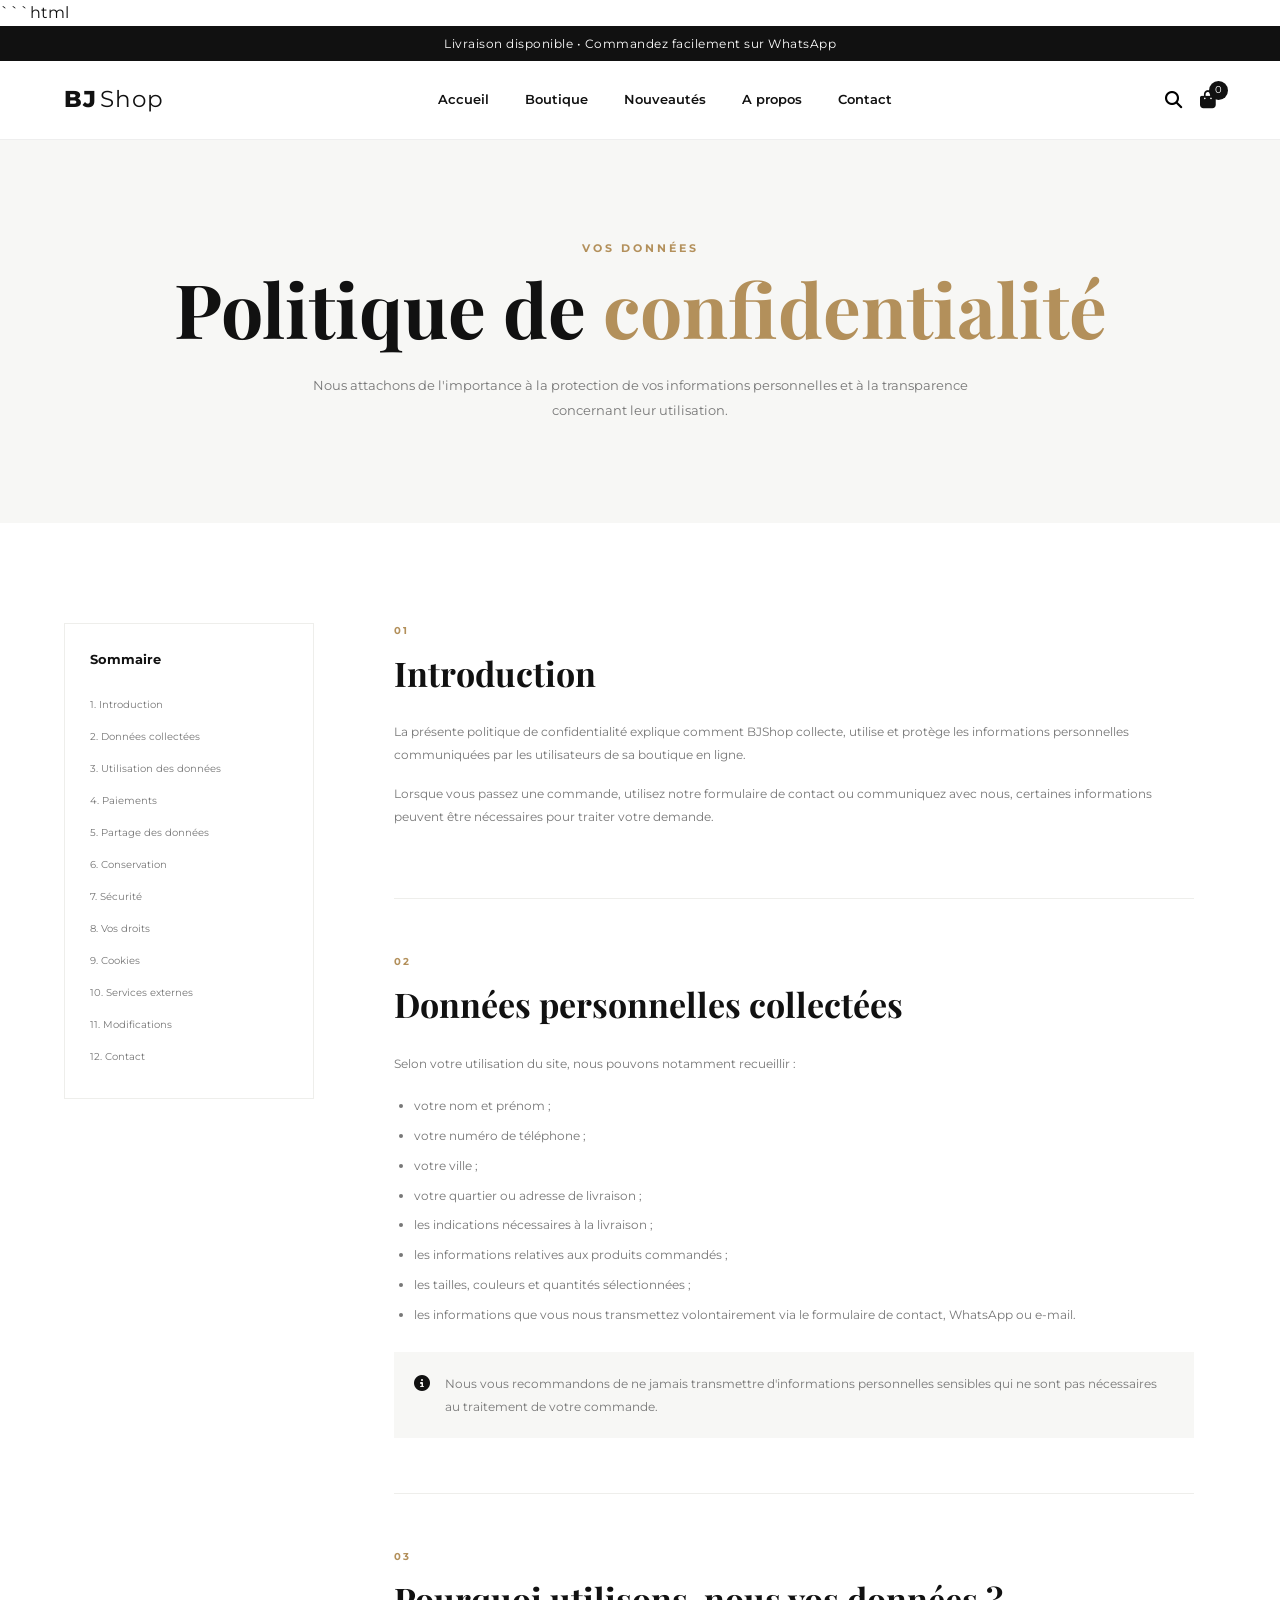
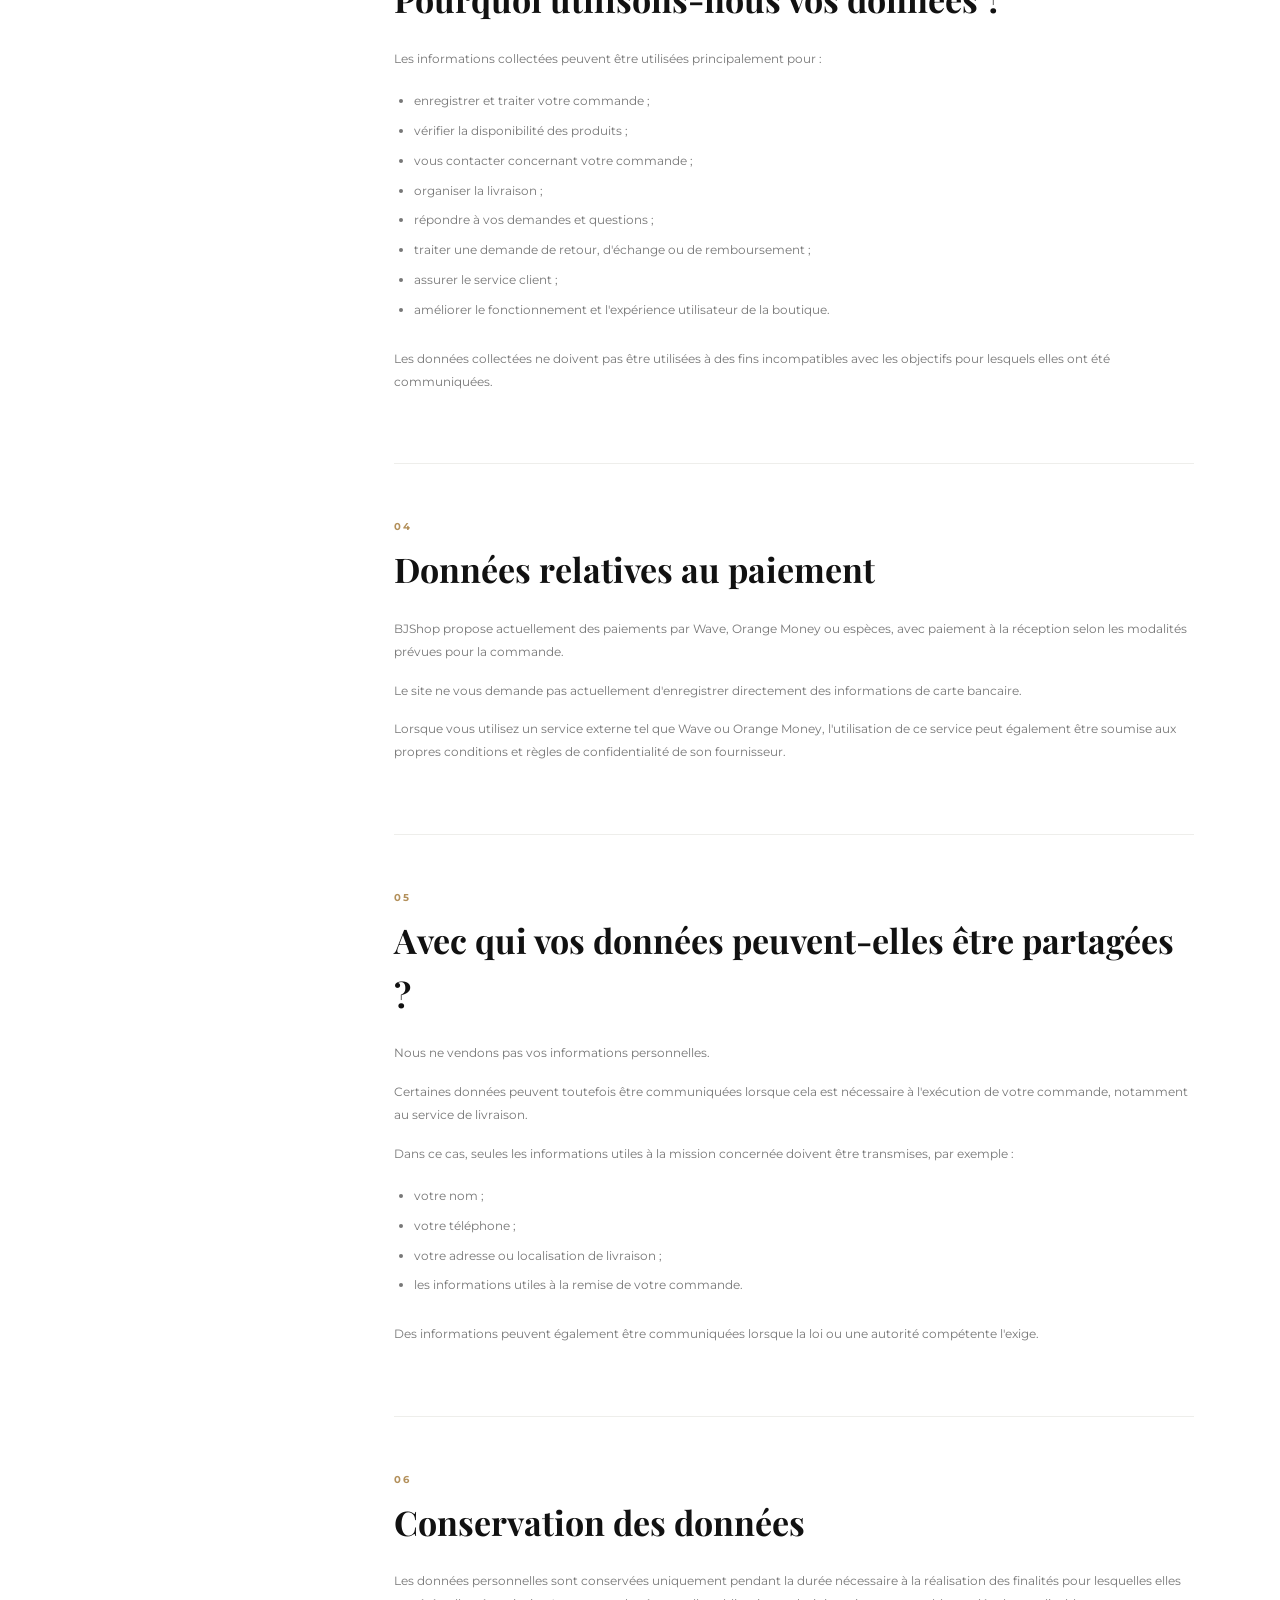
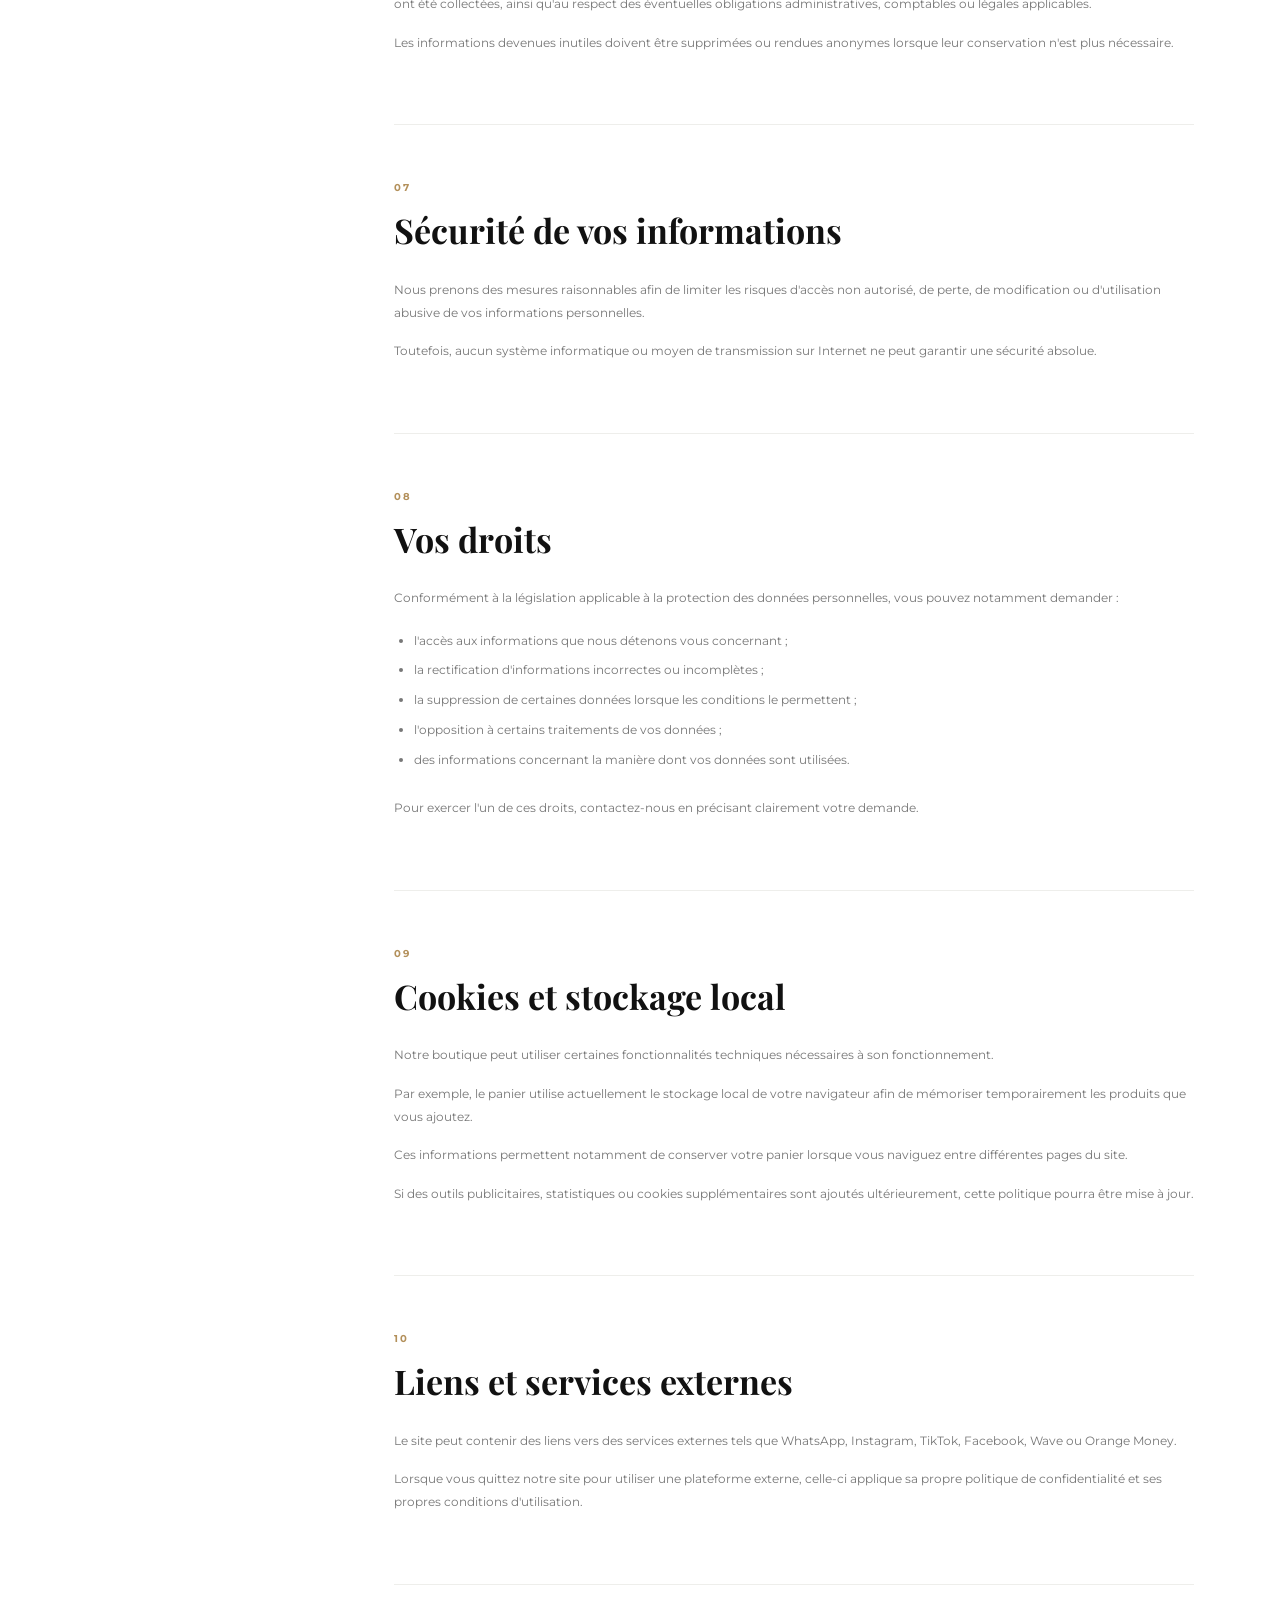
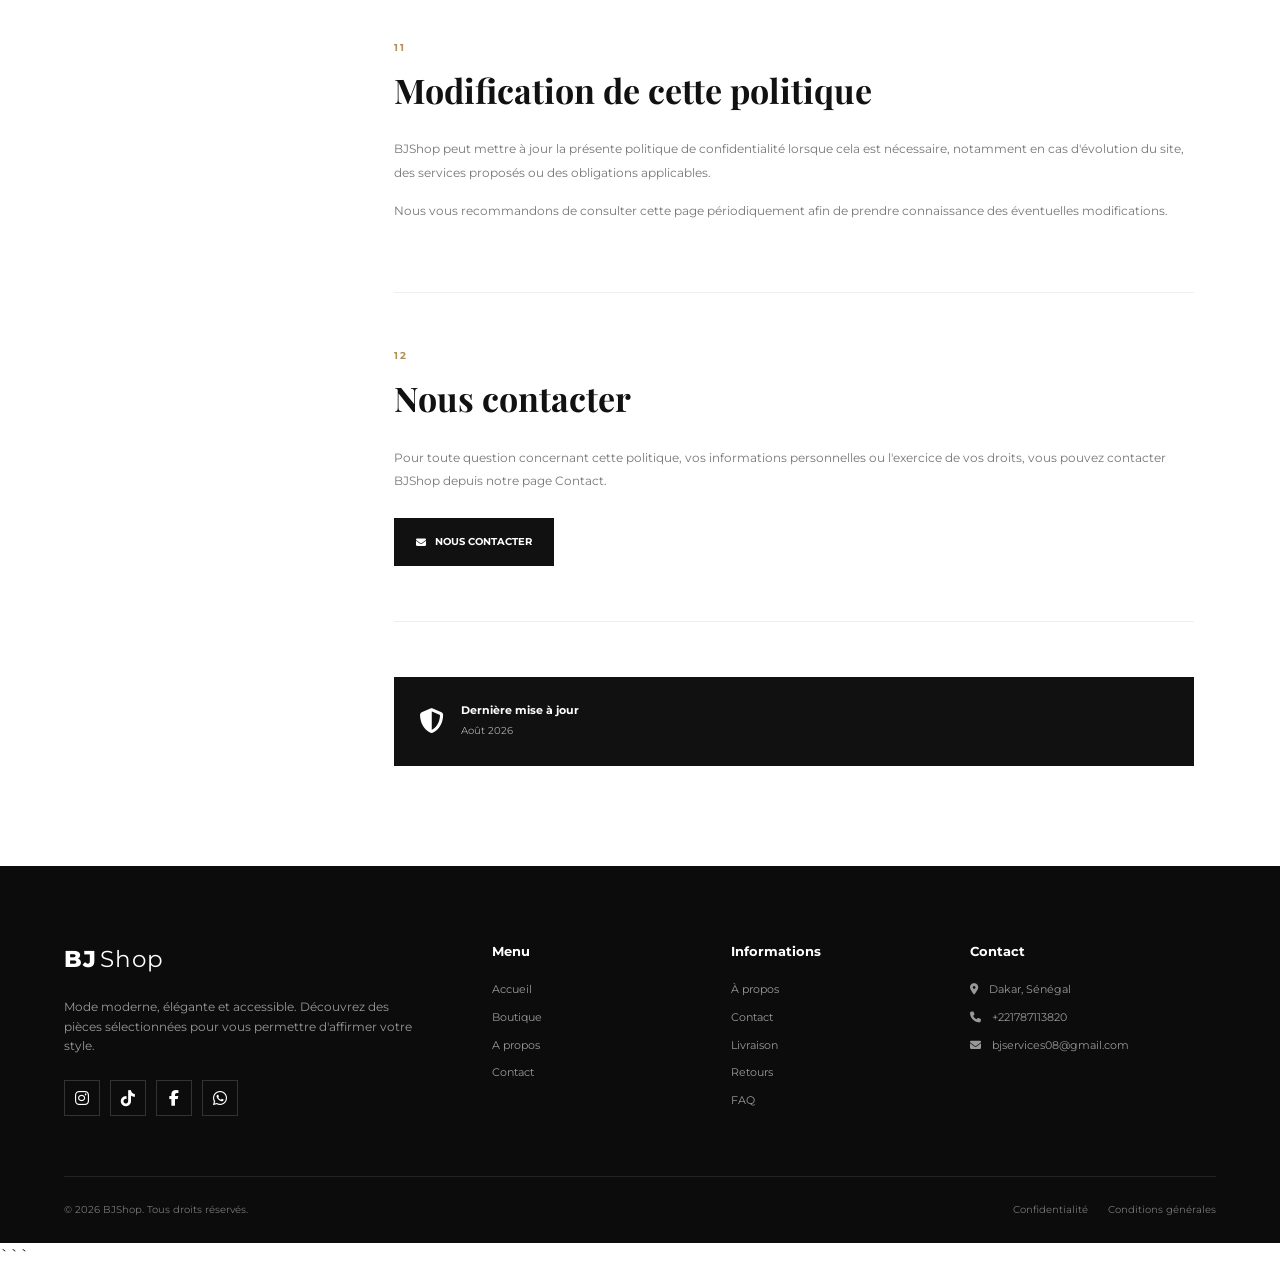
<file: confidentialite.html>
```html
<!DOCTYPE html>
<html lang="fr">
<head>
    <meta charset="UTF-8">
    <meta name="viewport" content="width=device-width, initial-scale=1.0">

    <title>Confidentialité | BJShop</title>

    <link rel="icon" type="image/png" href="images/logo/favicon.png">       

    <link rel="stylesheet" href="css/style.css">

    <link rel="stylesheet" href="https://cdnjs.cloudflare.com/ajax/libs/font-awesome/6.5.2/css/all.min.css">

    <link href="https://fonts.googleapis.com/css2?family=Montserrat:wght@400;500;600;700;800&family=Playfair+Display:wght@600;700&display=swap"
          rel="stylesheet">
</head>

<body>

<!-- HEADER -->
<div id="header-container"></div>


<main>

    <!-- HERO -->

    <section class="privacy-hero">

        <div class="container">

            <p class="section-small-title">
                VOS DONNÉES
            </p>

            <h1>
                Politique de
                <span>confidentialité</span>
            </h1>

            <p>
                Nous attachons de l'importance à la protection
                de vos informations personnelles et à la transparence
                concernant leur utilisation.
            </p>

        </div>

    </section>


    <!-- INTRODUCTION -->

    <section class="privacy-content">

        <div class="container privacy-layout">


            <!-- SOMMAIRE -->

            <aside class="privacy-menu">

                <h3>Sommaire</h3>

                <a href="#introduction">
                    1. Introduction
                </a>

                <a href="#donnees">
                    2. Données collectées
                </a>

                <a href="#utilisation">
                    3. Utilisation des données
                </a>

                <a href="#paiement">
                    4. Paiements
                </a>

                <a href="#partage">
                    5. Partage des données
                </a>

                <a href="#conservation">
                    6. Conservation
                </a>

                <a href="#securite">
                    7. Sécurité
                </a>

                <a href="#droits">
                    8. Vos droits
                </a>

                <a href="#cookies">
                    9. Cookies
                </a>

                <a href="#liens">
                    10. Services externes
                </a>

                <a href="#modifications">
                    11. Modifications
                </a>

                <a href="#contact-confidentialite">
                    12. Contact
                </a>

            </aside>


            <!-- CONTENU -->

            <div class="privacy-text">


                <section id="introduction">

                    <span class="privacy-number">
                        01
                    </span>

                    <h2>
                        Introduction
                    </h2>

                    <p>
                        La présente politique de confidentialité
                        explique comment BJShop collecte,
                        utilise et protège les informations personnelles
                        communiquées par les utilisateurs de sa boutique
                        en ligne.
                    </p>

                    <p>
                        Lorsque vous passez une commande,
                        utilisez notre formulaire de contact
                        ou communiquez avec nous, certaines informations
                        peuvent être nécessaires pour traiter votre demande.
                    </p>

                </section>


                <section id="donnees">

                    <span class="privacy-number">
                        02
                    </span>

                    <h2>
                        Données personnelles collectées
                    </h2>

                    <p>
                        Selon votre utilisation du site,
                        nous pouvons notamment recueillir :
                    </p>

                    <ul>
                        <li>
                            votre nom et prénom ;
                        </li>

                        <li>
                            votre numéro de téléphone ;
                        </li>

                        <li>
                            votre ville ;
                        </li>

                        <li>
                            votre quartier ou adresse de livraison ;
                        </li>

                        <li>
                            les indications nécessaires à la livraison ;
                        </li>

                        <li>
                            les informations relatives aux produits commandés ;
                        </li>

                        <li>
                            les tailles, couleurs et quantités sélectionnées ;
                        </li>

                        <li>
                            les informations que vous nous transmettez
                            volontairement via le formulaire de contact,
                            WhatsApp ou e-mail.
                        </li>
                    </ul>

                    <div class="privacy-note">

                        <i class="fa-solid fa-circle-info"></i>

                        <p>
                            Nous vous recommandons de ne jamais transmettre
                            d'informations personnelles sensibles qui ne sont
                            pas nécessaires au traitement de votre commande.
                        </p>

                    </div>

                </section>


                <section id="utilisation">

                    <span class="privacy-number">
                        03
                    </span>

                    <h2>
                        Pourquoi utilisons-nous vos données ?
                    </h2>

                    <p>
                        Les informations collectées peuvent être utilisées
                        principalement pour :
                    </p>

                    <ul>
                        <li>
                            enregistrer et traiter votre commande ;
                        </li>

                        <li>
                            vérifier la disponibilité des produits ;
                        </li>

                        <li>
                            vous contacter concernant votre commande ;
                        </li>

                        <li>
                            organiser la livraison ;
                        </li>

                        <li>
                            répondre à vos demandes et questions ;
                        </li>

                        <li>
                            traiter une demande de retour,
                            d'échange ou de remboursement ;
                        </li>

                        <li>
                            assurer le service client ;
                        </li>

                        <li>
                            améliorer le fonctionnement et l'expérience
                            utilisateur de la boutique.
                        </li>
                    </ul>

                    <p>
                        Les données collectées ne doivent pas être utilisées
                        à des fins incompatibles avec les objectifs pour lesquels
                        elles ont été communiquées.
                    </p>

                </section>


                <section id="paiement">

                    <span class="privacy-number">
                        04
                    </span>

                    <h2>
                        Données relatives au paiement
                    </h2>

                    <p>
                        BJShop propose actuellement des paiements
                        par Wave, Orange Money ou espèces,
                        avec paiement à la réception selon les modalités
                        prévues pour la commande.
                    </p>

                    <p>
                        Le site ne vous demande pas actuellement
                        d'enregistrer directement des informations
                        de carte bancaire.
                    </p>

                    <p>
                        Lorsque vous utilisez un service externe
                        tel que Wave ou Orange Money,
                        l'utilisation de ce service peut également être
                        soumise aux propres conditions et règles
                        de confidentialité de son fournisseur.
                    </p>

                </section>


                <section id="partage">

                    <span class="privacy-number">
                        05
                    </span>

                    <h2>
                        Avec qui vos données peuvent-elles être partagées ?
                    </h2>

                    <p>
                        Nous ne vendons pas vos informations personnelles.
                    </p>

                    <p>
                        Certaines données peuvent toutefois être communiquées
                        lorsque cela est nécessaire à l'exécution
                        de votre commande, notamment au service
                        de livraison.
                    </p>

                    <p>
                        Dans ce cas, seules les informations utiles
                        à la mission concernée doivent être transmises,
                        par exemple :
                    </p>

                    <ul>
                        <li>
                            votre nom ;
                        </li>

                        <li>
                            votre téléphone ;
                        </li>

                        <li>
                            votre adresse ou localisation de livraison ;
                        </li>

                        <li>
                            les informations utiles à la remise
                            de votre commande.
                        </li>
                    </ul>

                    <p>
                        Des informations peuvent également être communiquées
                        lorsque la loi ou une autorité compétente
                        l'exige.
                    </p>

                </section>


                <section id="conservation">

                    <span class="privacy-number">
                        06
                    </span>

                    <h2>
                        Conservation des données
                    </h2>

                    <p>
                        Les données personnelles sont conservées uniquement
                        pendant la durée nécessaire à la réalisation
                        des finalités pour lesquelles elles ont été collectées,
                        ainsi qu'au respect des éventuelles obligations
                        administratives, comptables ou légales applicables.
                    </p>

                    <p>
                        Les informations devenues inutiles doivent être
                        supprimées ou rendues anonymes lorsque leur conservation
                        n'est plus nécessaire.
                    </p>

                </section>


                <section id="securite">

                    <span class="privacy-number">
                        07
                    </span>

                    <h2>
                        Sécurité de vos informations
                    </h2>

                    <p>
                        Nous prenons des mesures raisonnables afin de limiter
                        les risques d'accès non autorisé, de perte,
                        de modification ou d'utilisation abusive
                        de vos informations personnelles.
                    </p>

                    <p>
                        Toutefois, aucun système informatique ou moyen
                        de transmission sur Internet ne peut garantir
                        une sécurité absolue.
                    </p>

                </section>


                <section id="droits">

                    <span class="privacy-number">
                        08
                    </span>

                    <h2>
                        Vos droits
                    </h2>

                    <p>
                        Conformément à la législation applicable
                        à la protection des données personnelles,
                        vous pouvez notamment demander :
                    </p>

                    <ul>
                        <li>
                            l'accès aux informations que nous détenons
                            vous concernant ;
                        </li>

                        <li>
                            la rectification d'informations incorrectes
                            ou incomplètes ;
                        </li>

                        <li>
                            la suppression de certaines données
                            lorsque les conditions le permettent ;
                        </li>

                        <li>
                            l'opposition à certains traitements
                            de vos données ;
                        </li>

                        <li>
                            des informations concernant la manière
                            dont vos données sont utilisées.
                        </li>
                    </ul>

                    <p>
                        Pour exercer l'un de ces droits,
                        contactez-nous en précisant clairement
                        votre demande.
                    </p>

                </section>


                <section id="cookies">

                    <span class="privacy-number">
                        09
                    </span>

                    <h2>
                        Cookies et stockage local
                    </h2>

                    <p>
                        Notre boutique peut utiliser certaines fonctionnalités
                        techniques nécessaires à son fonctionnement.
                    </p>

                    <p>
                        Par exemple, le panier utilise actuellement
                        le stockage local de votre navigateur
                        afin de mémoriser temporairement les produits
                        que vous ajoutez.
                    </p>

                    <p>
                        Ces informations permettent notamment de conserver
                        votre panier lorsque vous naviguez entre différentes
                        pages du site.
                    </p>

                    <p>
                        Si des outils publicitaires, statistiques
                        ou cookies supplémentaires sont ajoutés ultérieurement,
                        cette politique pourra être mise à jour.
                    </p>

                </section>


                <section id="liens">

                    <span class="privacy-number">
                        10
                    </span>

                    <h2>
                        Liens et services externes
                    </h2>

                    <p>
                        Le site peut contenir des liens vers des services
                        externes tels que WhatsApp, Instagram,
                        TikTok, Facebook, Wave ou Orange Money.
                    </p>

                    <p>
                        Lorsque vous quittez notre site pour utiliser
                        une plateforme externe, celle-ci applique
                        sa propre politique de confidentialité
                        et ses propres conditions d'utilisation.
                    </p>

                </section>


                <section id="modifications">

                    <span class="privacy-number">
                        11
                    </span>

                    <h2>
                        Modification de cette politique
                    </h2>

                    <p>
                        BJShop peut mettre à jour la présente politique
                        de confidentialité lorsque cela est nécessaire,
                        notamment en cas d'évolution du site,
                        des services proposés ou des obligations applicables.
                    </p>

                    <p>
                        Nous vous recommandons de consulter cette page
                        périodiquement afin de prendre connaissance
                        des éventuelles modifications.
                    </p>

                </section>


                <section id="contact-confidentialite">

                    <span class="privacy-number">
                        12
                    </span>

                    <h2>
                        Nous contacter
                    </h2>

                    <p>
                        Pour toute question concernant cette politique,
                        vos informations personnelles ou l'exercice
                        de vos droits, vous pouvez contacter BJShop
                        depuis notre page Contact.
                    </p>

                    <a href="contact.html"
                       class="privacy-contact-button">

                        <i class="fa-solid fa-envelope"></i>

                        Nous contacter

                    </a>

                </section>


                <div class="privacy-update">

                    <i class="fa-solid fa-shield-halved"></i>

                    <div>

                        <strong>
                            Dernière mise à jour
                        </strong>

                        <p>
                            Août 2026
                        </p>

                    </div>

                </div>

            </div>

        </div>

    </section>

</main>


<!-- FOOTER -->
<div id="footer-container"></div>


<script src="js/components.js"></script>

</body>
</html>
```
</file>
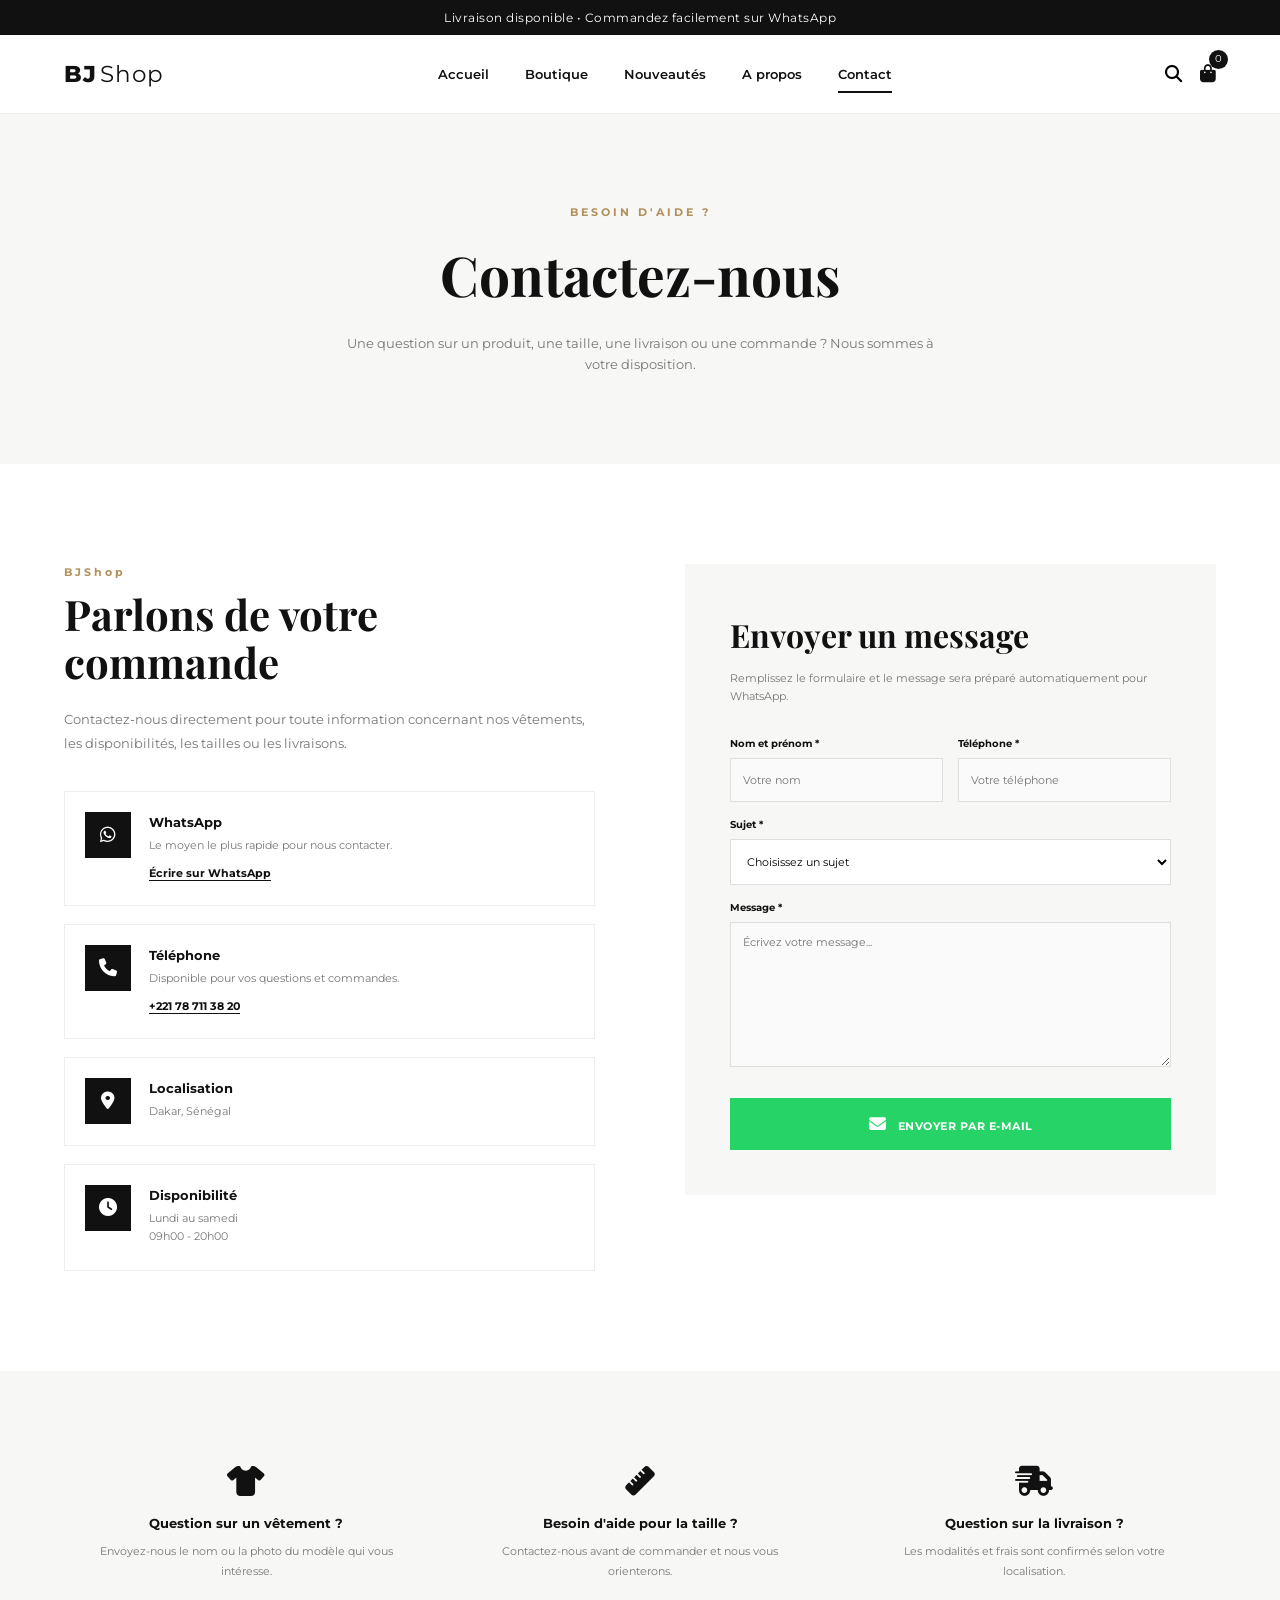
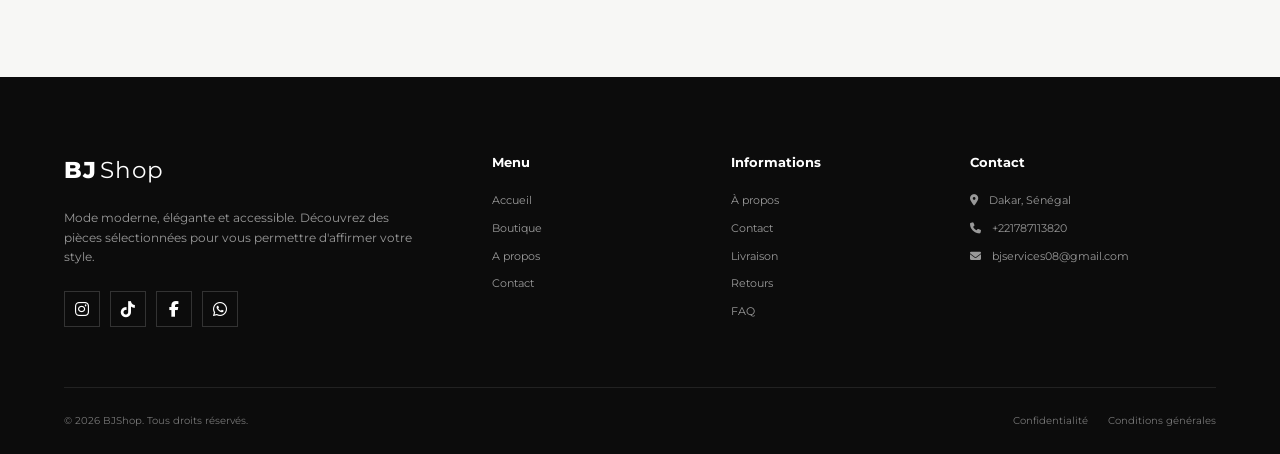
<file: contact.html>
<!DOCTYPE html>
<html lang="fr">
<head>
    <meta charset="UTF-8">
    <meta name="viewport" content="width=device-width, initial-scale=1.0">

    <title>Contact | BJShoop</title>

    <link rel="stylesheet" href="css/style.css">
    <link rel="icon" type="image/png" href="images/logo/favicon.png">
    <link rel="stylesheet"
          href="https://cdnjs.cloudflare.com/ajax/libs/font-awesome/6.5.2/css/all.min.css">

    <link href="https://fonts.googleapis.com/css2?family=Montserrat:wght@400;500;600;700;800&family=Playfair+Display:wght@600;700&display=swap"
          rel="stylesheet">
</head>

<body>

<div id="header-container"></div>

<section class="contact-hero">

    <div class="container">

        <p class="section-small-title">
            BESOIN D'AIDE ?
        </p>

        <h1>Contactez-nous</h1>

        <p>
            Une question sur un produit, une taille, une livraison
            ou une commande ? Nous sommes à votre disposition.
        </p>

    </div>

</section>


<section class="contact-section">

    <div class="container contact-grid">

        <div class="contact-info">

            <p class="section-small-title">
                BJShop
            </p>

            <h2>
                Parlons de votre commande
            </h2>

            <p class="contact-intro">
                Contactez-nous directement pour toute information
                concernant nos vêtements, les disponibilités,
                les tailles ou les livraisons.
            </p>


            <div class="contact-cards">

                <div class="contact-card">

                    <div class="contact-card-icon">
                        <i class="fa-brands fa-whatsapp"></i>
                    </div>

                    <div>
                        <h3>WhatsApp</h3>

                        <p>
                            Le moyen le plus rapide pour nous contacter.
                        </p>

                        <a
                            href="#"
                            id="contact-whatsapp"
                            target="_blank">
                            Écrire sur WhatsApp
                        </a>
                    </div>

                </div>


                <div class="contact-card">

                    <div class="contact-card-icon">
                        <i class="fa-solid fa-phone"></i>
                    </div>

                    <div>
                        <h3>Téléphone</h3>

                        <p>
                            Disponible pour vos questions et commandes.
                        </p>

                        <a href="tel:+221787113820">
                            +221 78 711 38 20
                        </a>
                    </div>

                </div>


                <div class="contact-card">

                    <div class="contact-card-icon">
                        <i class="fa-solid fa-location-dot"></i>
                    </div>

                    <div>
                        <h3>Localisation</h3>

                        <p>
                            Dakar, Sénégal
                        </p>
                    </div>

                </div>


                <div class="contact-card">

                    <div class="contact-card-icon">
                        <i class="fa-solid fa-clock"></i>
                    </div>

                    <div>
                        <h3>Disponibilité</h3>

                        <p>
                            Lundi au samedi
                            <br>
                            09h00 - 20h00
                        </p>
                    </div>

                </div>

            </div>

        </div>


        <div class="contact-form-wrapper">

            <form id="contact-form" class="contact-form">

                <h2>
                    Envoyer un message
                </h2>

                <p>
                    Remplissez le formulaire et le message sera préparé
                    automatiquement pour WhatsApp.
                </p>


                <div class="contact-form-row">

                    <div class="form-group">
                        <label for="contact-nom">
                            Nom et prénom *
                        </label>

                        <input
                            type="text"
                            id="contact-nom"
                            placeholder="Votre nom"
                            required>
                    </div>


                    <div class="form-group">
                        <label for="contact-telephone">
                            Téléphone *
                        </label>

                        <input
                            type="tel"
                            id="contact-telephone"
                            placeholder="Votre téléphone"
                            required>
                    </div>

                </div>


                <div class="form-group">

                    <label for="contact-sujet">
                        Sujet *
                    </label>

                    <select id="contact-sujet" required>

                        <option value="">
                            Choisissez un sujet
                        </option>

                        <option value="Information sur un produit">
                            Information sur un produit
                        </option>

                        <option value="Disponibilité d'une taille">
                            Disponibilité d'une taille
                        </option>

                        <option value="Suivi d'une commande">
                            Suivi d'une commande
                        </option>

                        <option value="Livraison">
                            Livraison
                        </option>

                        <option value="Autre demande">
                            Autre demande
                        </option>

                    </select>

                </div>


                <div class="form-group">

                    <label for="contact-message">
                        Message *
                    </label>

                    <textarea
                        id="contact-message"
                        placeholder="Écrivez votre message..."
                        required></textarea>

                </div>


                <button type="submit" class="contact-submit">

                    <i class="fa-solid fa-envelope"></i>

                    Envoyer par e-mail

                </button>

            </form>

        </div>

    </div>

</section>


<section class="contact-help">

    <div class="container contact-help-grid">

        <div>

            <i class="fa-solid fa-shirt"></i>

            <h3>
                Question sur un vêtement ?
            </h3>

            <p>
                Envoyez-nous le nom ou la photo du modèle qui vous intéresse.
            </p>

        </div>


        <div>

            <i class="fa-solid fa-ruler"></i>

            <h3>
                Besoin d'aide pour la taille ?
            </h3>

            <p>
                Contactez-nous avant de commander et nous vous orienterons.
            </p>

        </div>


        <div>

            <i class="fa-solid fa-truck-fast"></i>

            <h3>
                Question sur la livraison ?
            </h3>

            <p>
                Les modalités et frais sont confirmés selon votre localisation.
            </p>

        </div>

    </div>

</section>


<div id="footer-container"></div>


<script>

const numeroWhatsApp = "221787113820";


const boutonWhatsApp =
    document.getElementById("contact-whatsapp");


boutonWhatsApp.href =
    `https://wa.me/${numeroWhatsApp}`;



document
.getElementById("contact-form")
.addEventListener("submit", function(event) {

    event.preventDefault();

    const nom =
        document.getElementById("contact-nom").value.trim();

    const telephone =
        document.getElementById("contact-telephone").value.trim();

    const sujet =
        document.getElementById("contact-sujet").value;

    const messageClient =
        document.getElementById("contact-message").value.trim();


    if (!nom || !telephone || !sujet || !messageClient) {

        alert("Veuillez remplir tous les champs obligatoires.");

        return;
    }


    // ADRESSE E-MAIL DE LA BOUTIQUE
    const emailBoutique = "bjservices08@gmail.com";


    const objet =
        `${sujet} - BJShop`;


    const corpsMessage = `
Bonjour BJShop,

Je vous contacte depuis votre boutique en ligne.

Nom et prénom : ${nom}
Téléphone : ${telephone}

Sujet : ${sujet}

Message :
${messageClient}

Cordialement,
${nom}
    `;


    const lienEmail =
        `mailto:${emailBoutique}?subject=${
            encodeURIComponent(objet)
        }&body=${
            encodeURIComponent(corpsMessage)
        }`;


    window.location.href = lienEmail;

});



function mettreAJourCompteurPanier() {

    const panier =
        JSON.parse(localStorage.getItem("panier")) || [];


    const total =
        panier.reduce(
            (somme, item) =>
                somme + item.quantite,
            0
        );


    const compteur =
        document.getElementById("cart-count");


    if (compteur) {
        compteur.textContent = total;
    }

}


mettreAJourCompteurPanier();



const menuToggle =
    document.getElementById("menu-toggle");

const navbar =
    document.getElementById("navbar");


menuToggle.addEventListener("click", () => {

    navbar.classList.toggle("show");

});

</script>

</body>
<script src="js/components.js"></script>
</html>
</file>
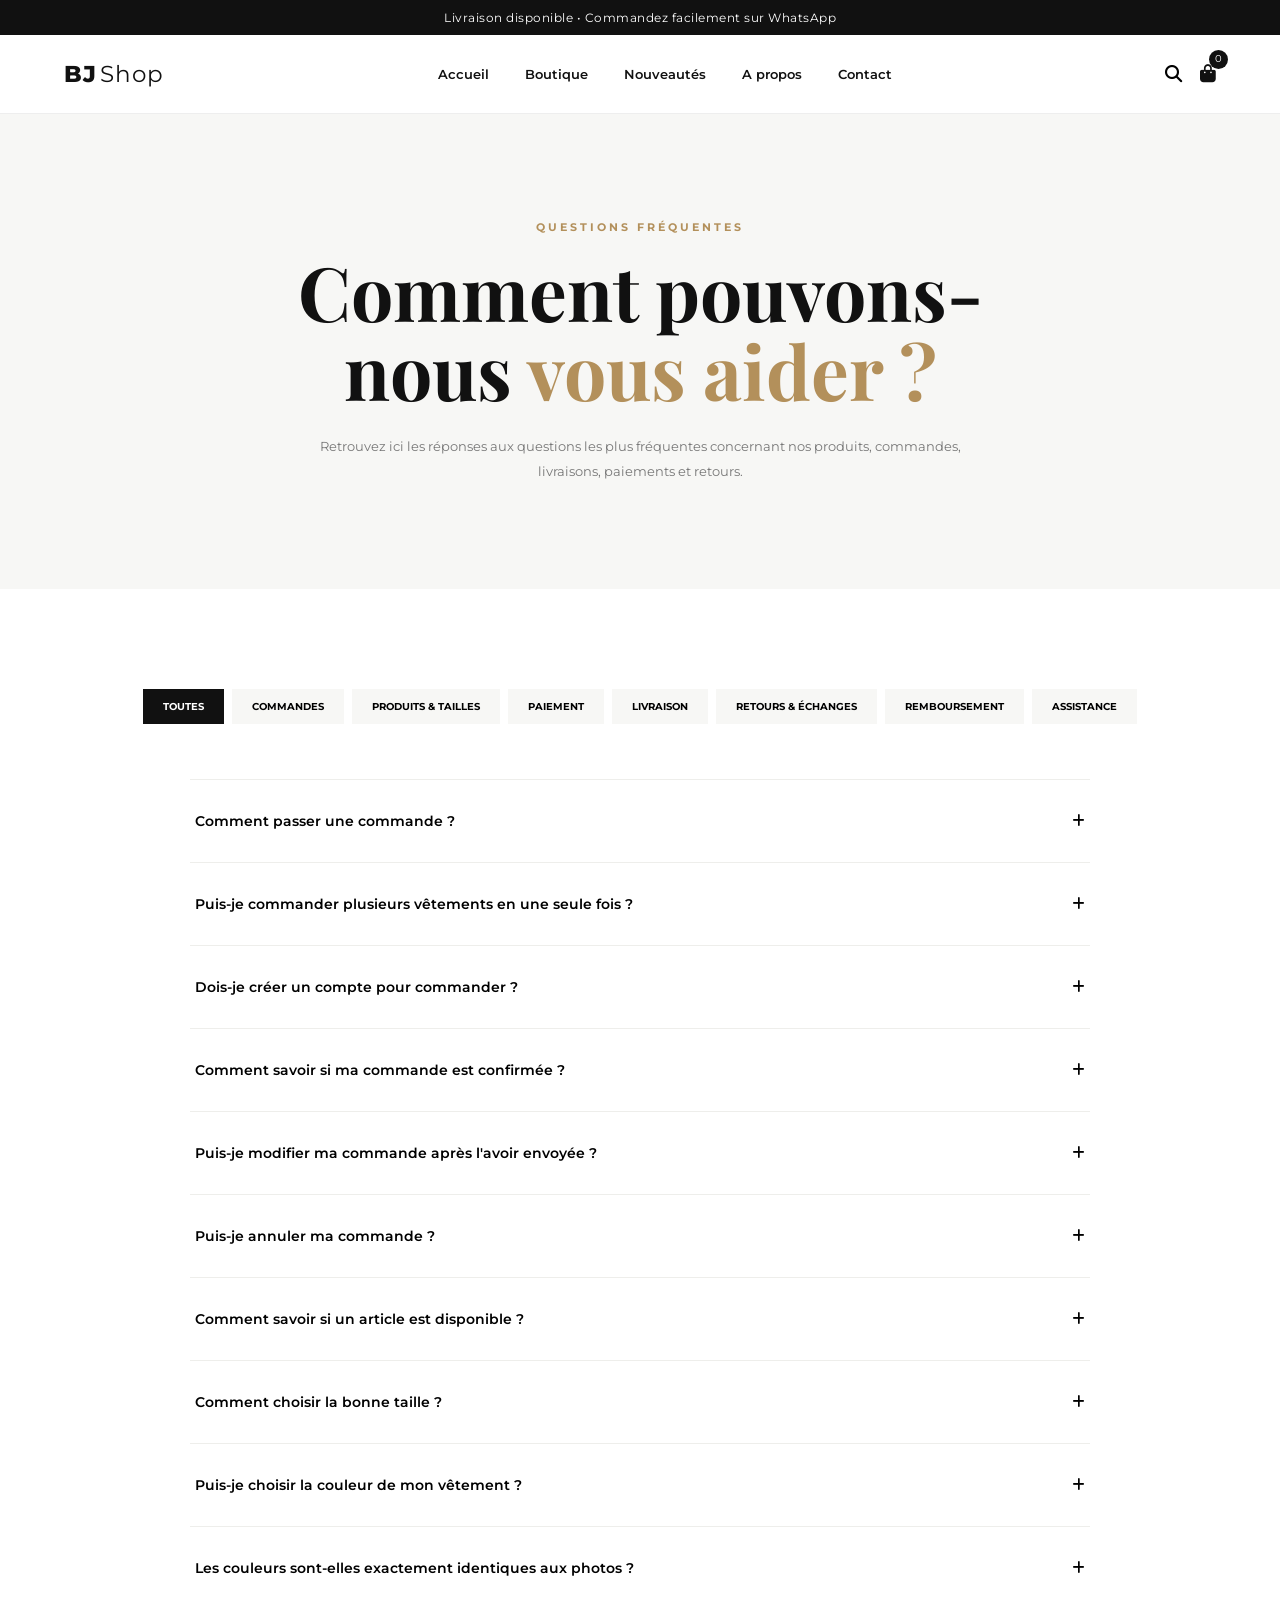
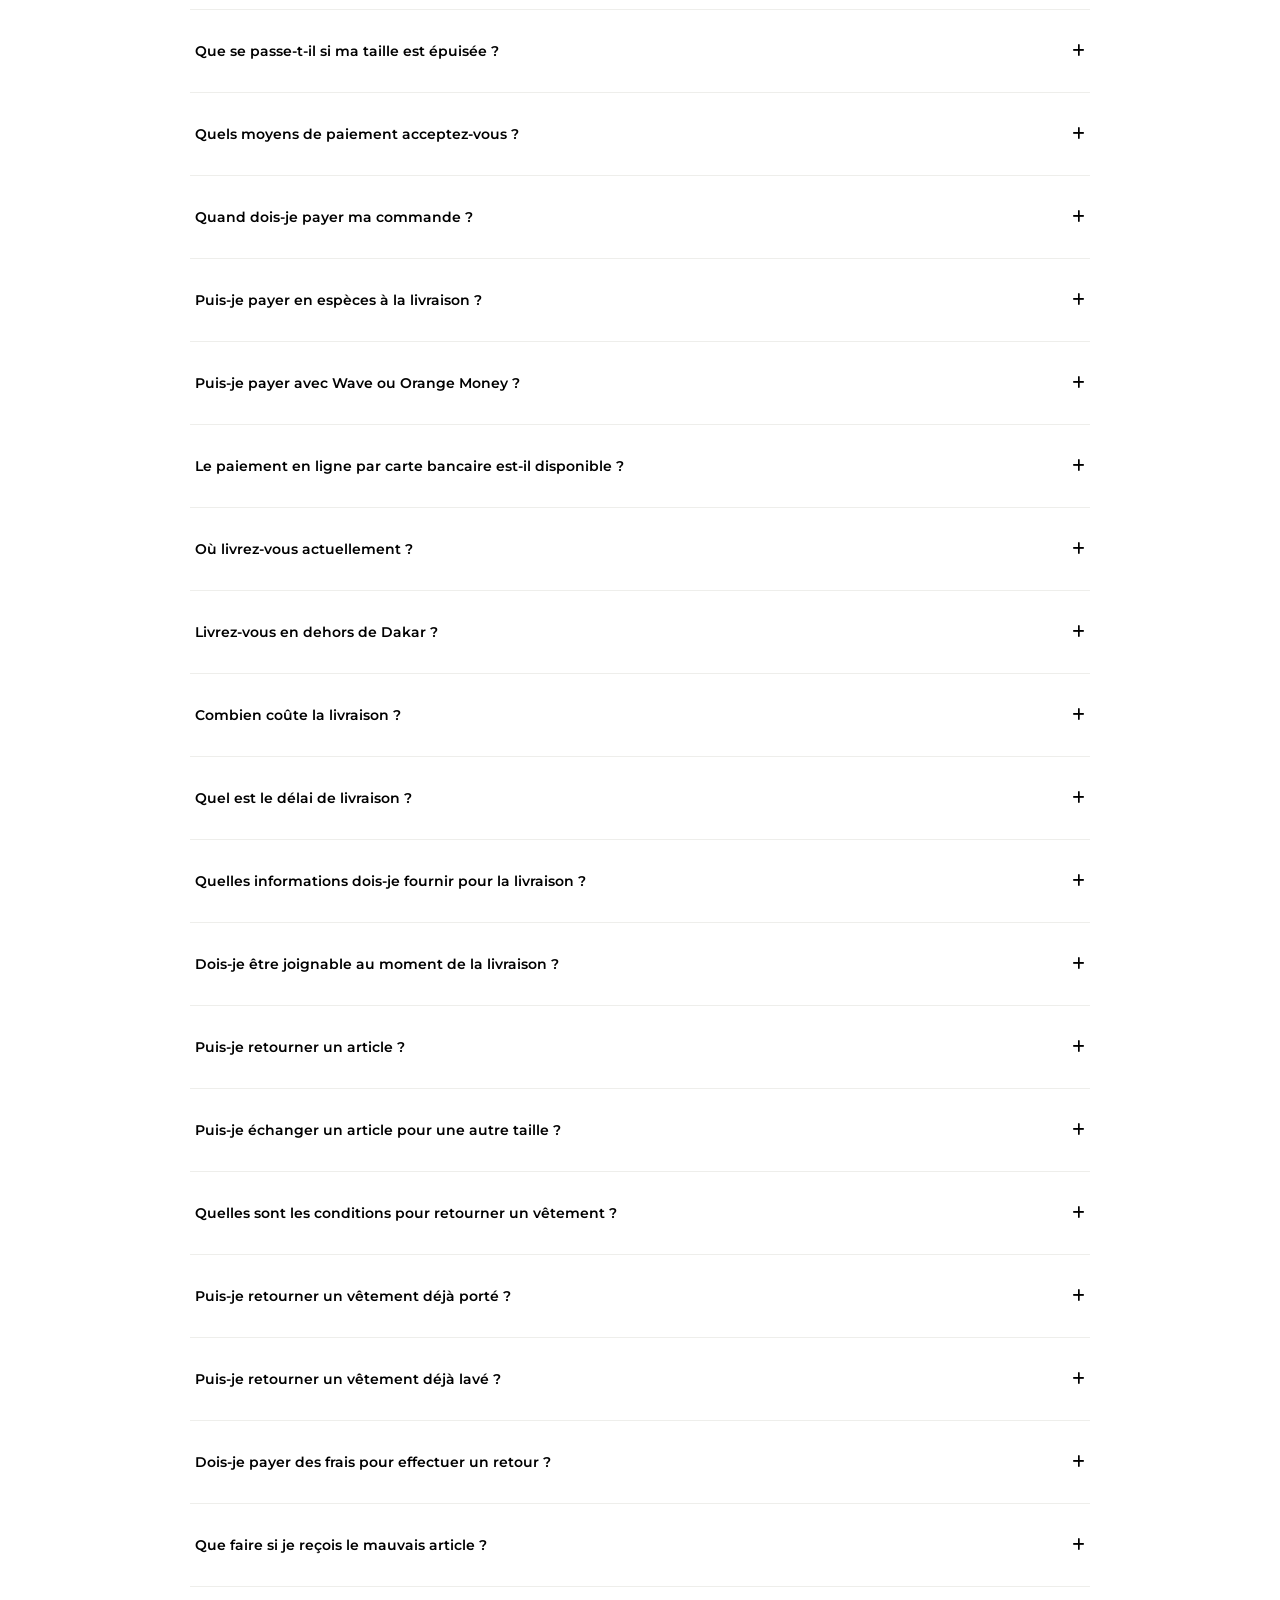
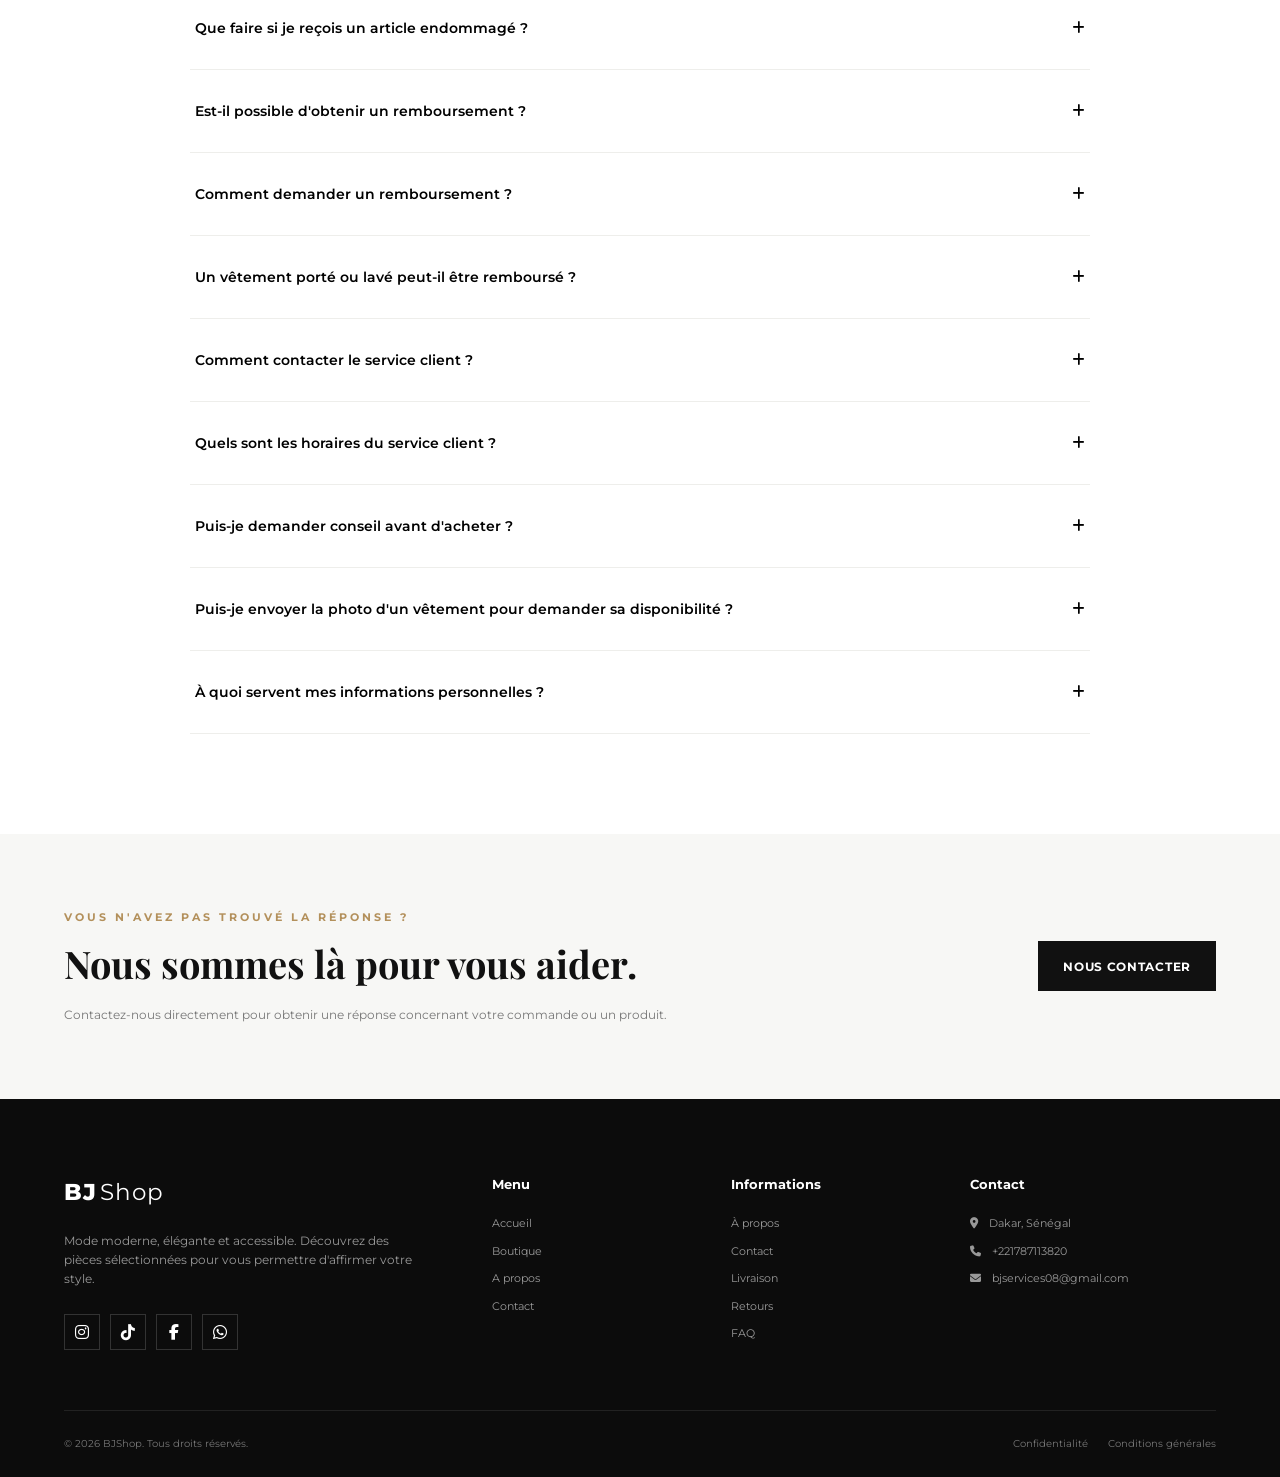
<file: faq.html>
<!DOCTYPE html>
<html lang="fr">
<head>
    <meta charset="UTF-8">
    <meta name="viewport" content="width=device-width, initial-scale=1.0">

    <title>FAQ | BJShop</title>

    <link rel="stylesheet" href="css/style.css">
    <link rel="icon" type="image/png" href="images/logo/favicon.png">
    <link rel="stylesheet"
          href="https://cdnjs.cloudflare.com/ajax/libs/font-awesome/6.5.2/css/all.min.css">

    <link href="https://fonts.googleapis.com/css2?family=Montserrat:wght@400;500;600;700;800&family=Playfair+Display:wght@600;700&display=swap"
          rel="stylesheet">
</head>

<body>

<div id="header-container"></div>


<section class="faq-hero">

    <div class="container">

        <p class="section-small-title">
            QUESTIONS FRÉQUENTES
        </p>

        <h1>
            Comment pouvons-nous
            <span>vous aider ?</span>
        </h1>

        <p>
            Retrouvez ici les réponses aux questions les plus fréquentes
            concernant nos produits, commandes, livraisons, paiements
            et retours.
        </p>

    </div>

</section>


<section class="faq-section">

    <div class="container">

        <div class="faq-categories">

            <button class="faq-filter active" data-category="all">
                Toutes
            </button>

            <button class="faq-filter" data-category="commande">
                Commandes
            </button>

            <button class="faq-filter" data-category="produit">
                Produits & tailles
            </button>

            <button class="faq-filter" data-category="paiement">
                Paiement
            </button>

            <button class="faq-filter" data-category="livraison">
                Livraison
            </button>

            <button class="faq-filter" data-category="retour">
                Retours & échanges
            </button>

            <button class="faq-filter" data-category="remboursement">
                Remboursement
            </button>

            <button class="faq-filter" data-category="contact">
                Assistance
            </button>

        </div>


        <div class="faq-list">


    <!-- =====================================
         COMMANDES
    ====================================== -->

    <div class="faq-item" data-category="commande">

        <button class="faq-question">
            <span>Comment passer une commande ?</span>
            <i class="fa-solid fa-plus"></i>
        </button>

        <div class="faq-answer">

            <p>
                Rendez-vous dans notre boutique en ligne,
                choisissez le vêtement qui vous intéresse,
                puis sélectionnez la taille, la couleur
                et la quantité souhaitées.
            </p>

            <p>
                Ajoutez ensuite l'article au panier.
                Une fois votre sélection terminée,
                renseignez vos coordonnées et votre adresse
                de livraison puis finalisez votre commande.
            </p>

        </div>

    </div>


    <div class="faq-item" data-category="commande">

        <button class="faq-question">
            <span>
                Puis-je commander plusieurs vêtements en une seule fois ?
            </span>
            <i class="fa-solid fa-plus"></i>
        </button>

        <div class="faq-answer">

            <p>
                Oui. Vous pouvez ajouter plusieurs produits,
                tailles, couleurs et quantités dans votre panier
                avant de finaliser votre commande.
            </p>

            <p>
                Le montant total des articles est calculé
                automatiquement.
            </p>

        </div>

    </div>


    <div class="faq-item" data-category="commande">

        <button class="faq-question">
            <span>
                Dois-je créer un compte pour commander ?
            </span>
            <i class="fa-solid fa-plus"></i>
        </button>

        <div class="faq-answer">

            <p>
                Non. Vous pouvez commander directement depuis
                notre boutique sans créer de compte client.
            </p>

            <p>
                Les informations nécessaires à la livraison
                vous seront simplement demandées au moment
                de la commande.
            </p>

        </div>

    </div>


    <div class="faq-item" data-category="commande">

        <button class="faq-question">
            <span>
                Comment savoir si ma commande est confirmée ?
            </span>
            <i class="fa-solid fa-plus"></i>
        </button>

        <div class="faq-answer">

            <p>
                Après réception de votre demande,
                nous vérifions la disponibilité des articles
                et les informations de livraison.
            </p>

            <p>
                Une confirmation vous est ensuite communiquée.
            </p>

        </div>

    </div>


    <div class="faq-item" data-category="commande">

        <button class="faq-question">
            <span>
                Puis-je modifier ma commande après l'avoir envoyée ?
            </span>
            <i class="fa-solid fa-plus"></i>
        </button>

        <div class="faq-answer">

            <p>
                Oui, lorsque cela est encore possible.
                Contactez-nous rapidement en précisant
                votre nom et les modifications souhaitées.
            </p>

            <p>
                La modification dépend notamment de l'état
                d'avancement de la préparation de votre commande.
            </p>

        </div>

    </div>


    <div class="faq-item" data-category="commande">

        <button class="faq-question">
            <span>
                Puis-je annuler ma commande ?
            </span>
            <i class="fa-solid fa-plus"></i>
        </button>

        <div class="faq-answer">

            <p>
                Oui, une demande d'annulation est possible.
            </p>

            <p>
                Nous vous recommandons de nous contacter
                le plus rapidement possible afin que nous puissions
                vérifier l'état d'avancement de votre commande.
            </p>

        </div>

    </div>


    <!-- =====================================
         PRODUITS & TAILLES
    ====================================== -->

    <div class="faq-item" data-category="produit">

        <button class="faq-question">
            <span>
                Comment savoir si un article est disponible ?
            </span>
            <i class="fa-solid fa-plus"></i>
        </button>

        <div class="faq-answer">

            <p>
                La disponibilité est indiquée sur la fiche
                du produit.
            </p>

            <p>
                La disponibilité définitive peut également
                être confirmée au moment du traitement
                de votre commande.
            </p>

        </div>

    </div>


    <div class="faq-item" data-category="produit">

        <button class="faq-question">
            <span>
                Comment choisir la bonne taille ?
            </span>
            <i class="fa-solid fa-plus"></i>
        </button>

        <div class="faq-answer">

            <p>
                Les tailles disponibles sont indiquées
                directement sur chaque fiche produit.
            </p>

            <p>
                Si vous avez un doute concernant votre taille,
                contactez notre service client avant de commander.
                Nous pourrons vous aider à faire votre choix.
            </p>

        </div>

    </div>


    <div class="faq-item" data-category="produit">

        <button class="faq-question">
            <span>
                Puis-je choisir la couleur de mon vêtement ?
            </span>
            <i class="fa-solid fa-plus"></i>
        </button>

        <div class="faq-answer">

            <p>
                Oui. Lorsque plusieurs couleurs sont disponibles,
                elles apparaissent directement sur la fiche produit.
            </p>

        </div>

    </div>


    <div class="faq-item" data-category="produit">

        <button class="faq-question">
            <span>
                Les couleurs sont-elles exactement identiques aux photos ?
            </span>
            <i class="fa-solid fa-plus"></i>
        </button>

        <div class="faq-answer">

            <p>
                Nous faisons notre possible pour présenter
                les couleurs des vêtements de manière fidèle.
            </p>

            <p>
                Toutefois, une légère différence peut apparaître
                selon la luminosité, l'écran ou l'appareil utilisé.
            </p>

        </div>

    </div>


    <div class="faq-item" data-category="produit">

        <button class="faq-question">
            <span>
                Que se passe-t-il si ma taille est épuisée ?
            </span>
            <i class="fa-solid fa-plus"></i>
        </button>

        <div class="faq-answer">

            <p>
                Vous pouvez nous contacter afin de savoir
                si un réapprovisionnement est prévu ou si
                une autre taille ou un modèle similaire est disponible.
            </p>

        </div>

    </div>


    <!-- =====================================
         PAIEMENT
    ====================================== -->

    <div class="faq-item" data-category="paiement">

        <button class="faq-question">
            <span>
                Quels moyens de paiement acceptez-vous ?
            </span>
            <i class="fa-solid fa-plus"></i>
        </button>

        <div class="faq-answer">

            <p>
                Nous acceptons actuellement :
            </p>

            <p>
                • Wave<br>
                • Orange Money<br>
                • Espèces
            </p>

        </div>

    </div>


    <div class="faq-item" data-category="paiement">

        <button class="faq-question">
            <span>
                Quand dois-je payer ma commande ?
            </span>
            <i class="fa-solid fa-plus"></i>
        </button>

        <div class="faq-answer">

            <p>
                Le paiement est effectué à la réception
                de votre commande.
            </p>

        </div>

    </div>


    <div class="faq-item" data-category="paiement">

        <button class="faq-question">
            <span>
                Puis-je payer en espèces à la livraison ?
            </span>
            <i class="fa-solid fa-plus"></i>
        </button>

        <div class="faq-answer">

            <p>
                Oui. Le paiement en espèces à la réception
                fait partie des moyens de paiement proposés.
            </p>

        </div>

    </div>


    <div class="faq-item" data-category="paiement">

        <button class="faq-question">
            <span>
                Puis-je payer avec Wave ou Orange Money ?
            </span>
            <i class="fa-solid fa-plus"></i>
        </button>

        <div class="faq-answer">

            <p>
                Oui. Vous pouvez régler votre commande
                avec Wave ou Orange Money selon les instructions
                communiquées lors de la livraison.
            </p>

        </div>

    </div>


    <div class="faq-item" data-category="paiement">

        <button class="faq-question">
            <span>
                Le paiement en ligne par carte bancaire est-il disponible ?
            </span>
            <i class="fa-solid fa-plus"></i>
        </button>

        <div class="faq-answer">

            <p>
                Le paiement bancaire directement intégré au site
                n'est pas encore disponible.
            </p>

            <p>
                Vous pouvez actuellement payer à la réception
                par Wave, Orange Money ou espèces.
            </p>

        </div>

    </div>


    <!-- =====================================
         LIVRAISON
    ====================================== -->

    <div class="faq-item" data-category="livraison">

        <button class="faq-question">
            <span>
                Où livrez-vous actuellement ?
            </span>
            <i class="fa-solid fa-plus"></i>
        </button>

        <div class="faq-answer">

            <p>
                La livraison est actuellement disponible à Dakar.
            </p>

            <p>
                La livraison vers d'autres villes fait partie
                des améliorations prévues pour notre service.
            </p>

        </div>

    </div>


    <div class="faq-item" data-category="livraison">

        <button class="faq-question">
            <span>
                Livrez-vous en dehors de Dakar ?
            </span>
            <i class="fa-solid fa-plus"></i>
        </button>

        <div class="faq-answer">

            <p>
                Pas encore dans le fonctionnement standard
                de la boutique.
            </p>

            <p>
                L'extension de notre service de livraison
                en dehors de Dakar fait partie de nos axes
                d'amélioration.
            </p>

        </div>

    </div>


    <div class="faq-item" data-category="livraison">

        <button class="faq-question">
            <span>
                Combien coûte la livraison ?
            </span>
            <i class="fa-solid fa-plus"></i>
        </button>

        <div class="faq-answer">

            <p>
                Les frais de livraison varient selon votre zone
                à Dakar.
            </p>

            <p>
                Le montant de la livraison vous est communiqué
                lors de la confirmation de votre commande.
            </p>

        </div>

    </div>


    <div class="faq-item" data-category="livraison">

        <button class="faq-question">
            <span>
                Quel est le délai de livraison ?
            </span>
            <i class="fa-solid fa-plus"></i>
        </button>

        <div class="faq-answer">

            <p>
                À Dakar, le délai prévu est généralement
                compris entre 24 et 72 heures après confirmation
                de la commande.
            </p>

            <p>
                Ce délai peut varier selon la disponibilité
                des articles et votre localisation.
            </p>

        </div>

    </div>


    <div class="faq-item" data-category="livraison">

        <button class="faq-question">
            <span>
                Quelles informations dois-je fournir pour la livraison ?
            </span>
            <i class="fa-solid fa-plus"></i>
        </button>

        <div class="faq-answer">

            <p>
                Nous vous demandons principalement :
            </p>

            <p>
                • votre nom et prénom ;<br>
                • votre numéro de téléphone ;<br>
                • votre ville ;<br>
                • votre quartier ou adresse ;<br>
                • un point de repère ou une indication si nécessaire.
            </p>

        </div>

    </div>


    <div class="faq-item" data-category="livraison">

        <button class="faq-question">
            <span>
                Dois-je être joignable au moment de la livraison ?
            </span>
            <i class="fa-solid fa-plus"></i>
        </button>

        <div class="faq-answer">

            <p>
                Oui. Nous vous recommandons de communiquer
                un numéro de téléphone valide et joignable.
            </p>

            <p>
                Cela permet de faciliter la coordination
                avec le service de livraison.
            </p>

        </div>

    </div>


    <!-- =====================================
         RETOURS & ECHANGES
    ====================================== -->

    <div class="faq-item" data-category="retour">

        <button class="faq-question">
            <span>
                Puis-je retourner un article ?
            </span>
            <i class="fa-solid fa-plus"></i>
        </button>

        <div class="faq-answer">

            <p>
                Oui. Une demande de retour peut être effectuée
                dans les 24 heures suivant la réception
                de votre commande.
            </p>

            <p>
                L'article doit respecter les conditions
                de retour de la boutique.
            </p>

            <a href="retours.html">
                Consulter les conditions de retour
            </a>

        </div>

    </div>


    <div class="faq-item" data-category="retour">

        <button class="faq-question">
            <span>
                Puis-je échanger un article pour une autre taille ?
            </span>
            <i class="fa-solid fa-plus"></i>
        </button>

        <div class="faq-answer">

            <p>
                Oui. L'échange de taille est autorisé
                lorsque les conditions de retour sont respectées
                et que la nouvelle taille souhaitée est disponible.
            </p>

        </div>

    </div>


    <div class="faq-item" data-category="retour">

        <button class="faq-question">
            <span>
                Quelles sont les conditions pour retourner un vêtement ?
            </span>
            <i class="fa-solid fa-plus"></i>
        </button>

        <div class="faq-answer">

            <p>
                Le vêtement doit notamment :
            </p>

            <p>
                • ne pas avoir été porté ;<br>
                • ne pas avoir été lavé ;<br>
                • ne pas avoir été endommagé par le client ;<br>
                • être conservé dans son état d'origine ;<br>
                • faire l'objet d'une demande dans les 24 heures suivant sa réception.
            </p>

        </div>

    </div>


    <div class="faq-item" data-category="retour">

        <button class="faq-question">
            <span>
                Puis-je retourner un vêtement déjà porté ?
            </span>
            <i class="fa-solid fa-plus"></i>
        </button>

        <div class="faq-answer">

            <p>
                Non. Un vêtement déjà porté ne peut pas être
                retourné, sauf situation particulière liée
                à un défaut constaté lors de la réception
                et validée par la boutique.
            </p>

        </div>

    </div>


    <div class="faq-item" data-category="retour">

        <button class="faq-question">
            <span>
                Puis-je retourner un vêtement déjà lavé ?
            </span>
            <i class="fa-solid fa-plus"></i>
        </button>

        <div class="faq-answer">

            <p>
                Non. Les articles lavés ne sont pas éligibles
                au retour.
            </p>

        </div>

    </div>


    <div class="faq-item" data-category="retour">

        <button class="faq-question">
            <span>
                Dois-je payer des frais pour effectuer un retour ?
            </span>
            <i class="fa-solid fa-plus"></i>
        </button>

        <div class="faq-answer">

            <p>
                Non. Aucun frais de retour n'est appliqué
                lorsque la demande respecte les conditions
                de retour de la boutique.
            </p>

        </div>

    </div>


    <div class="faq-item" data-category="retour">

        <button class="faq-question">
            <span>
                Que faire si je reçois le mauvais article ?
            </span>
            <i class="fa-solid fa-plus"></i>
        </button>

        <div class="faq-answer">

            <p>
                Contactez-nous dans les 24 heures suivant
                la réception.
            </p>

            <p>
                Indiquez votre nom, le produit commandé
                et le produit reçu. Des photos pourront
                être demandées afin de faciliter la vérification.
            </p>

        </div>

    </div>


    <div class="faq-item" data-category="retour">

        <button class="faq-question">
            <span>
                Que faire si je reçois un article endommagé ?
            </span>
            <i class="fa-solid fa-plus"></i>
        </button>

        <div class="faq-answer">

            <p>
                Contactez notre service client dans les 24 heures
                suivant la réception du produit.
            </p>

            <p>
                Prenez des photos claires de l'article
                et du problème constaté afin que nous puissions
                examiner votre demande.
            </p>

        </div>

    </div>


    <!-- =====================================
         REMBOURSEMENT
    ====================================== -->

    <div class="faq-item" data-category="remboursement">

        <button class="faq-question">
            <span>
                Est-il possible d'obtenir un remboursement ?
            </span>
            <i class="fa-solid fa-plus"></i>
        </button>

        <div class="faq-answer">

            <p>
                Oui. Le remboursement est possible lorsque
                la demande de retour est acceptée conformément
                aux conditions de la boutique.
            </p>

        </div>

    </div>


    <div class="faq-item" data-category="remboursement">

        <button class="faq-question">
            <span>
                Comment demander un remboursement ?
            </span>
            <i class="fa-solid fa-plus"></i>
        </button>

        <div class="faq-answer">

            <p>
                Contactez-nous dans les 24 heures suivant
                la réception de votre commande et expliquez
                le motif de votre demande.
            </p>

            <p>
                Après vérification de l'état de l'article
                et validation du retour, les modalités
                du remboursement vous seront communiquées.
            </p>

        </div>

    </div>


    <div class="faq-item" data-category="remboursement">

        <button class="faq-question">
            <span>
                Un vêtement porté ou lavé peut-il être remboursé ?
            </span>
            <i class="fa-solid fa-plus"></i>
        </button>

        <div class="faq-answer">

            <p>
                Non. Un article porté ou lavé n'est normalement
                pas éligible au retour et ne peut donc pas faire
                l'objet d'un remboursement.
            </p>

        </div>

    </div>


    <!-- =====================================
         CONTACT & ASSISTANCE
    ====================================== -->

    <div class="faq-item" data-category="contact">

        <button class="faq-question">
            <span>
                Comment contacter le service client ?
            </span>
            <i class="fa-solid fa-plus"></i>
        </button>

        <div class="faq-answer">

            <p>
                Vous pouvez nous contacter directement
                via WhatsApp ou utiliser le formulaire
                disponible sur notre page Contact.
            </p>

            <a href="contact.html">
                Accéder à la page Contact
            </a>

        </div>

    </div>


    <div class="faq-item" data-category="contact">

        <button class="faq-question">
            <span>
                Quels sont les horaires du service client ?
            </span>
            <i class="fa-solid fa-plus"></i>
        </button>

        <div class="faq-answer">

            <p>
                Notre service client est disponible
                de 09h00 à 20h00.
            </p>

        </div>

    </div>


    <div class="faq-item" data-category="contact">

        <button class="faq-question">
            <span>
                Puis-je demander conseil avant d'acheter ?
            </span>
            <i class="fa-solid fa-plus"></i>
        </button>

        <div class="faq-answer">

            <p>
                Oui. Vous pouvez nous contacter avant votre
                commande pour obtenir des informations concernant
                une taille, une couleur, une disponibilité
                ou un modèle.
            </p>

        </div>

    </div>


    <div class="faq-item" data-category="contact">

        <button class="faq-question">
            <span>
                Puis-je envoyer la photo d'un vêtement pour demander sa disponibilité ?
            </span>
            <i class="fa-solid fa-plus"></i>
        </button>

        <div class="faq-answer">

            <p>
                Oui. Vous pouvez nous envoyer la photo
                ou le nom du produit via WhatsApp afin que
                nous puissions vérifier sa disponibilité.
            </p>

        </div>

    </div>


    <div class="faq-item" data-category="contact">

        <button class="faq-question">
            <span>
                À quoi servent mes informations personnelles ?
            </span>
            <i class="fa-solid fa-plus"></i>
        </button>

        <div class="faq-answer">

            <p>
                Les informations que vous renseignez,
                notamment votre nom, numéro de téléphone
                et adresse, servent principalement au traitement
                et à la livraison de votre commande.
            </p>

        </div>

    </div>

</div>

    </div>

</section>


<section class="faq-contact">

    <div class="container">

        <div>

            <p class="section-small-title">
                VOUS N'AVEZ PAS TROUVÉ LA RÉPONSE ?
            </p>

            <h2>
                Nous sommes là pour vous aider.
            </h2>

            <p>
                Contactez-nous directement pour obtenir une réponse
                concernant votre commande ou un produit.
            </p>

        </div>

        <a href="contact.html" class="btn btn-dark">
            Nous contacter
        </a>

    </div>

</section>


<div id="footer-container"></div>


<script>

/* =====================================
   ACCORDEON FAQ
===================================== */

const faqQuestions =
    document.querySelectorAll(".faq-question");


faqQuestions.forEach(question => {

    question.addEventListener("click", () => {

        const item =
            question.parentElement;

        const dejaOuvert =
            item.classList.contains("active");


        document
        .querySelectorAll(".faq-item")
        .forEach(faq => {

            faq.classList.remove("active");

        });


        if (!dejaOuvert) {

            item.classList.add("active");

        }

    });

});


/* =====================================
   FILTRES FAQ
===================================== */

const filters =
    document.querySelectorAll(".faq-filter");

const faqItems =
    document.querySelectorAll(".faq-item");


filters.forEach(filter => {

    filter.addEventListener("click", () => {

        filters.forEach(btn =>
            btn.classList.remove("active")
        );


        filter.classList.add("active");


        const category =
            filter.dataset.category;


        faqItems.forEach(item => {

            item.classList.remove("active");


            if (
                category === "all" ||
                item.dataset.category === category
            ) {

                item.style.display = "block";

            } else {

                item.style.display = "none";

            }

        });

    });

});


/* =====================================
   COMPTEUR PANIER
===================================== */

function mettreAJourCompteurPanier() {

    const panier =
        JSON.parse(localStorage.getItem("panier")) || [];

    const total =
        panier.reduce(
            (somme, item) =>
                somme + item.quantite,
            0
        );

    const compteur =
        document.getElementById("cart-count");

    if (compteur) {
        compteur.textContent = total;
    }

}

mettreAJourCompteurPanier();


/* MENU MOBILE */

const menuToggle =
    document.getElementById("menu-toggle");

const navbar =
    document.getElementById("navbar");

menuToggle.addEventListener("click", () => {

    navbar.classList.toggle("show");

});

</script>

</body>
<script src="js/components.js"></script>
</html>
</file>
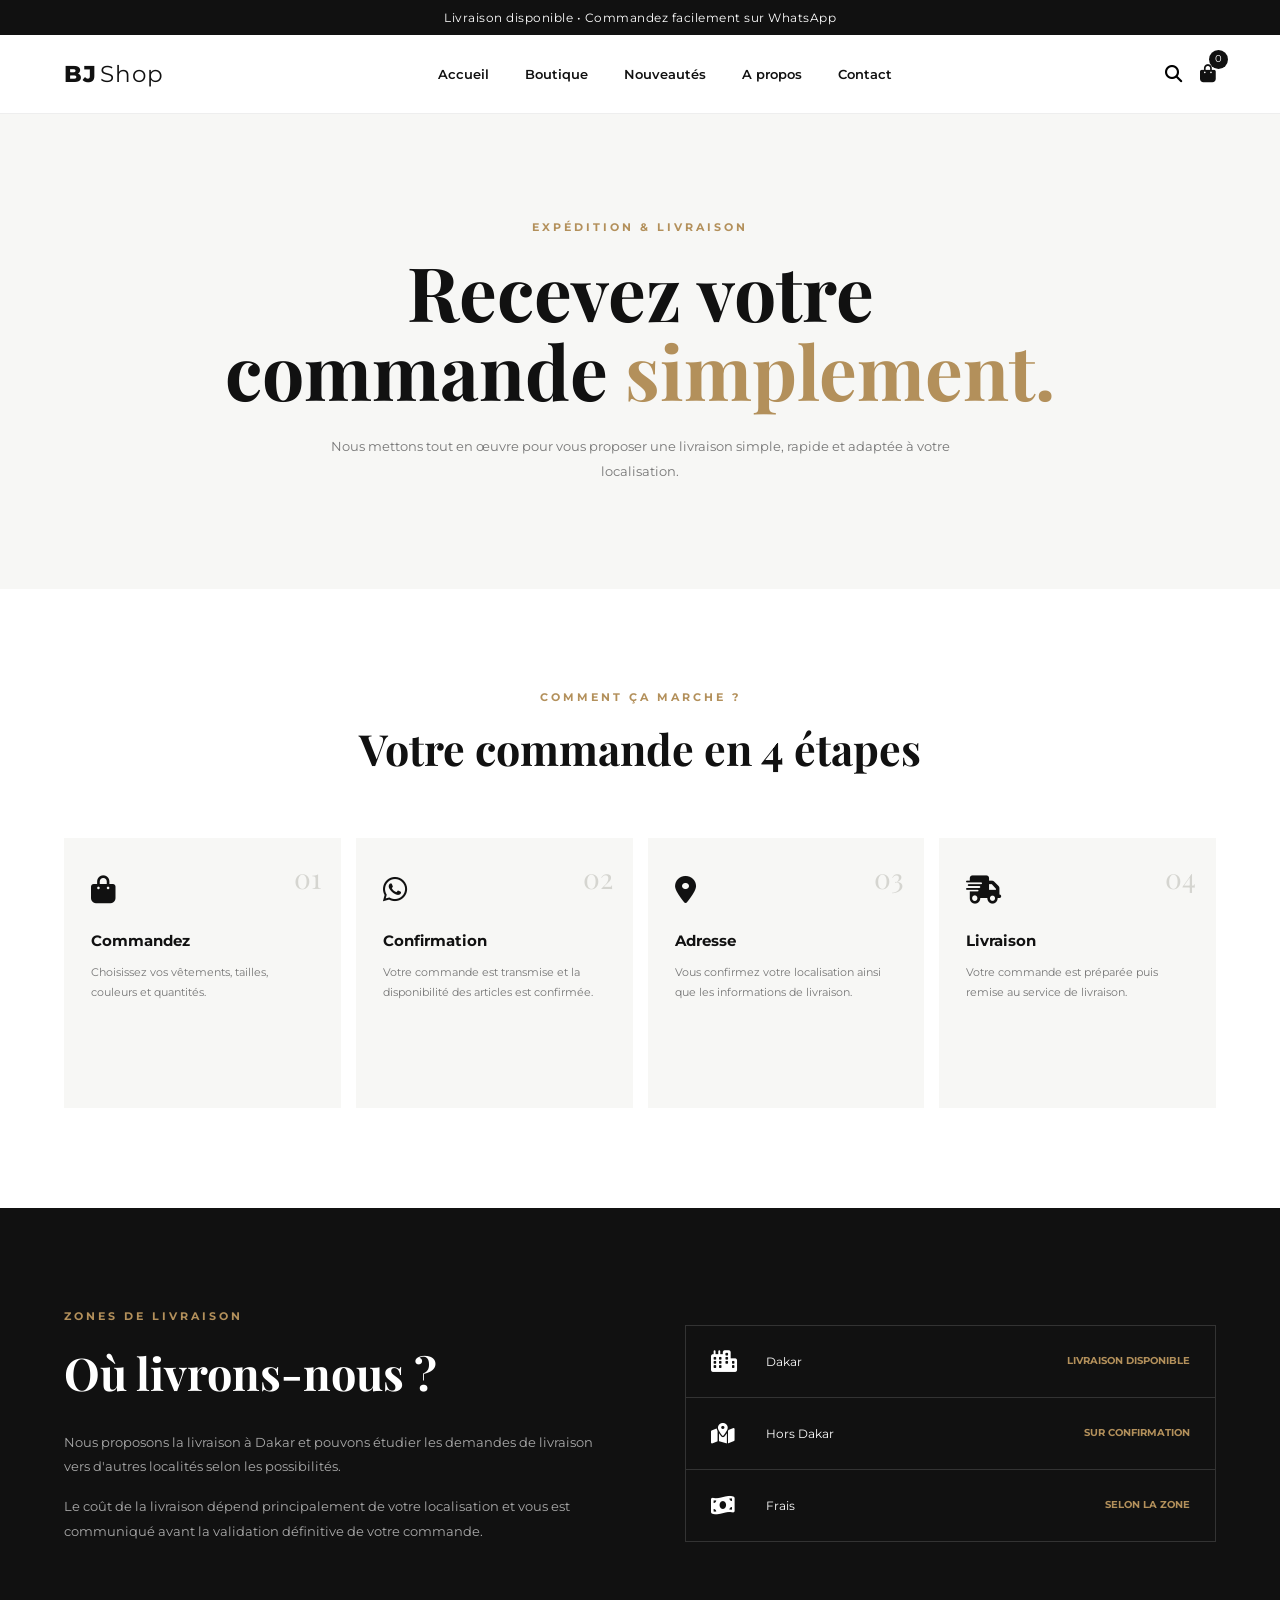
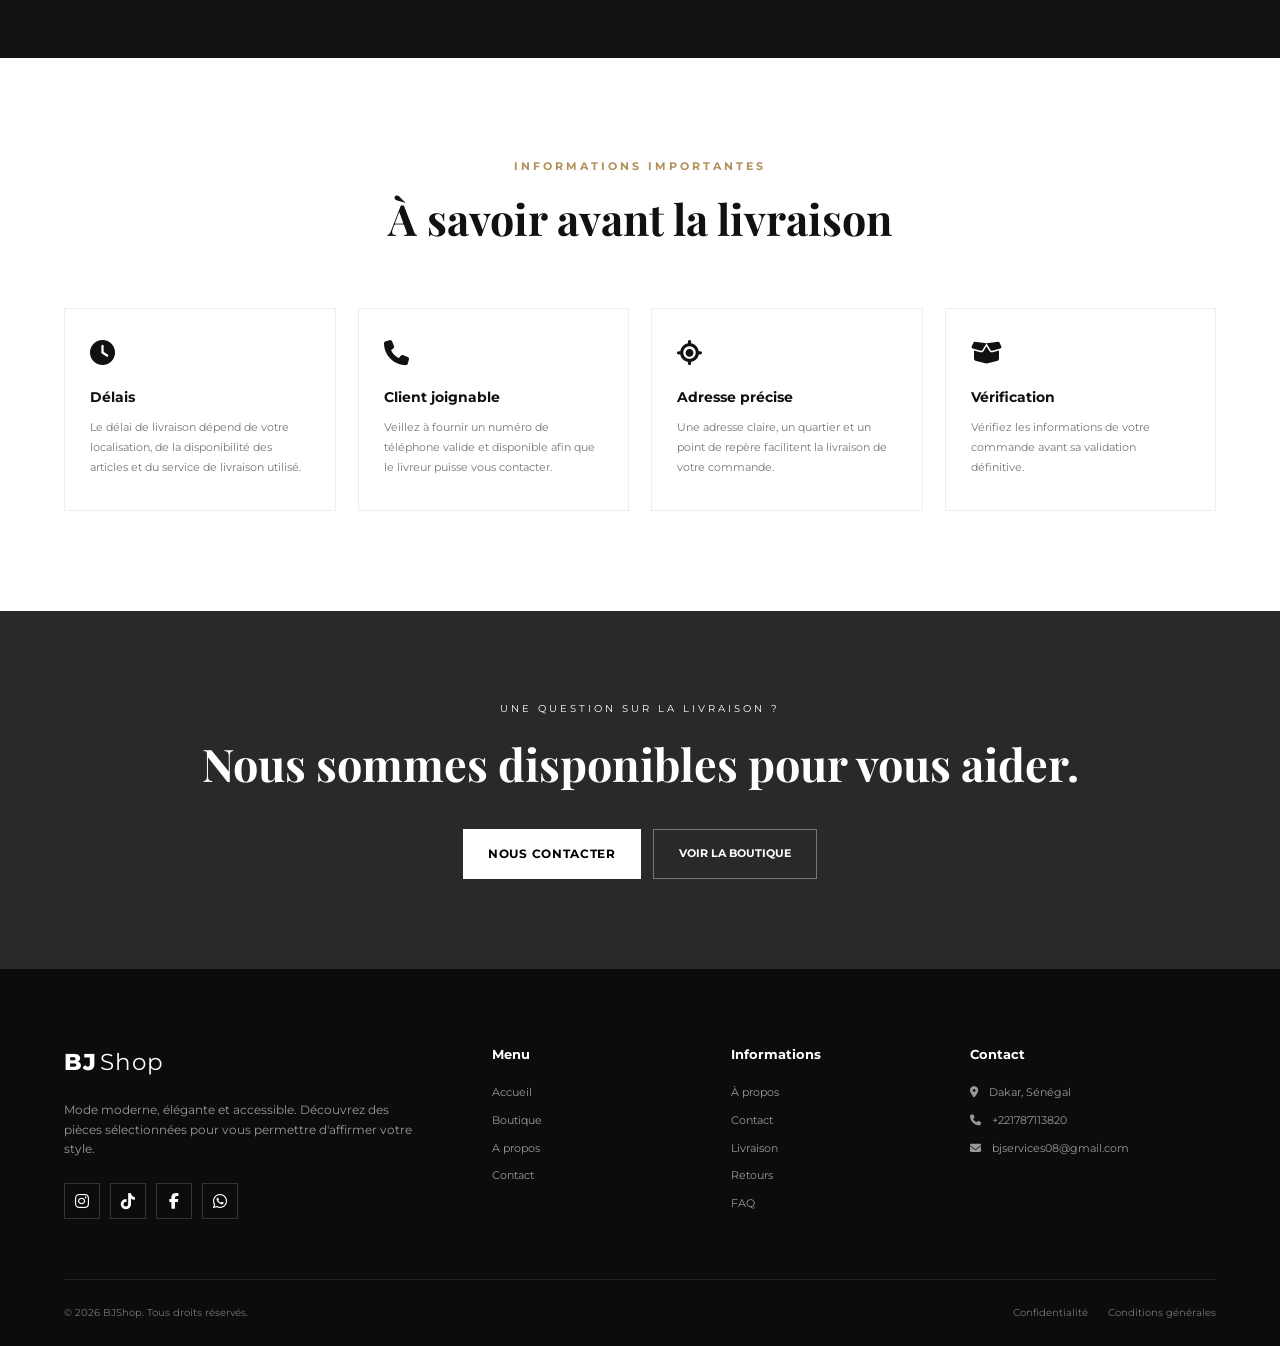
<file: livraison.html>
<!DOCTYPE html>
<html lang="fr">
<head>
    <meta charset="UTF-8">
    <meta name="viewport" content="width=device-width, initial-scale=1.0">

    <title>Livraison | BJShop</title>

    <link rel="stylesheet" href="css/style.css">
    <link rel="icon" type="image/png" href="images/logo/favicon.png">
    <link rel="stylesheet"
          href="https://cdnjs.cloudflare.com/ajax/libs/font-awesome/6.5.2/css/all.min.css">

    <link href="https://fonts.googleapis.com/css2?family=Montserrat:wght@400;500;600;700;800&family=Playfair+Display:wght@600;700&display=swap"
          rel="stylesheet">
</head>

<body>
<div id="header-container"></div>


<section class="delivery-hero">

    <div class="container">

        <p class="section-small-title">
            EXPÉDITION & LIVRAISON
        </p>

        <h1>
            Recevez votre commande
            <span>simplement.</span>
        </h1>

        <p>
            Nous mettons tout en œuvre pour vous proposer
            une livraison simple, rapide et adaptée à votre localisation.
        </p>

    </div>

</section>


<section class="delivery-section">

    <div class="container">

        <div class="delivery-section-title">

            <p class="section-small-title">
                COMMENT ÇA MARCHE ?
            </p>

            <h2>
                Votre commande en 4 étapes
            </h2>

        </div>


        <div class="delivery-steps">

            <div class="delivery-step">
                <span>01</span>
                <i class="fa-solid fa-bag-shopping"></i>
                <h3>Commandez</h3>
                <p>
                    Choisissez vos vêtements, tailles,
                    couleurs et quantités.
                </p>
            </div>


            <div class="delivery-step">
                <span>02</span>
                <i class="fa-brands fa-whatsapp"></i>
                <h3>Confirmation</h3>
                <p>
                    Votre commande est transmise et
                    la disponibilité des articles est confirmée.
                </p>
            </div>


            <div class="delivery-step">
                <span>03</span>
                <i class="fa-solid fa-location-dot"></i>
                <h3>Adresse</h3>
                <p>
                    Vous confirmez votre localisation
                    ainsi que les informations de livraison.
                </p>
            </div>


            <div class="delivery-step">
                <span>04</span>
                <i class="fa-solid fa-truck-fast"></i>
                <h3>Livraison</h3>
                <p>
                    Votre commande est préparée
                    puis remise au service de livraison.
                </p>
            </div>

        </div>

    </div>

</section>


<section class="delivery-zones">

    <div class="container delivery-zones-grid">

        <div>

            <p class="section-small-title">
                ZONES DE LIVRAISON
            </p>

            <h2>
                Où livrons-nous ?
            </h2>

            <p>
                Nous proposons la livraison à Dakar et
                pouvons étudier les demandes de livraison
                vers d'autres localités selon les possibilités.
            </p>

            <p>
                Le coût de la livraison dépend principalement
                de votre localisation et vous est communiqué
                avant la validation définitive de votre commande.
            </p>

        </div>


        <div class="delivery-zone-card">

            <div>
                <i class="fa-solid fa-city"></i>

                <span>
                    Dakar
                </span>

                <strong>
                    Livraison disponible
                </strong>
            </div>


            <div>
                <i class="fa-solid fa-map-location-dot"></i>

                <span>
                    Hors Dakar
                </span>

                <strong>
                    Sur confirmation
                </strong>
            </div>


            <div>
                <i class="fa-solid fa-money-bill-wave"></i>

                <span>
                    Frais
                </span>

                <strong>
                    Selon la zone
                </strong>
            </div>

        </div>

    </div>

</section>


<section class="delivery-info">

    <div class="container">

        <div class="delivery-section-title">

            <p class="section-small-title">
                INFORMATIONS IMPORTANTES
            </p>

            <h2>
                À savoir avant la livraison
            </h2>

        </div>


        <div class="delivery-info-grid">

            <div>

                <i class="fa-solid fa-clock"></i>

                <h3>Délais</h3>

                <p>
                    Le délai de livraison dépend de votre localisation,
                    de la disponibilité des articles et du service
                    de livraison utilisé.
                </p>

            </div>


            <div>

                <i class="fa-solid fa-phone"></i>

                <h3>Client joignable</h3>

                <p>
                    Veillez à fournir un numéro de téléphone
                    valide et disponible afin que le livreur
                    puisse vous contacter.
                </p>

            </div>


            <div>

                <i class="fa-solid fa-location-crosshairs"></i>

                <h3>Adresse précise</h3>

                <p>
                    Une adresse claire, un quartier
                    et un point de repère facilitent
                    la livraison de votre commande.
                </p>

            </div>


            <div>

                <i class="fa-solid fa-box-open"></i>

                <h3>Vérification</h3>

                <p>
                    Vérifiez les informations de votre commande
                    avant sa validation définitive.
                </p>

            </div>

        </div>

    </div>

</section>


<section class="delivery-cta">

    <div class="container">

        <p>
            UNE QUESTION SUR LA LIVRAISON ?
        </p>

        <h2>
            Nous sommes disponibles pour vous aider.
        </h2>

        <div class="delivery-cta-buttons">

            <a href="contact.html" class="btn btn-white">
                Nous contacter
            </a>

            <a href="boutique.html" class="delivery-shop-btn">
                Voir la boutique
            </a>

        </div>

    </div>

</section>

<div id="footer-container"></div>

<script>

function mettreAJourCompteurPanier() {

    const panier =
        JSON.parse(localStorage.getItem("panier")) || [];

    const total =
        panier.reduce(
            (somme, item) => somme + item.quantite,
            0
        );

    const compteur =
        document.getElementById("cart-count");

    if (compteur) {
        compteur.textContent = total;
    }

}

mettreAJourCompteurPanier();


const menuToggle =
    document.getElementById("menu-toggle");

const navbar =
    document.getElementById("navbar");

menuToggle.addEventListener("click", () => {
    navbar.classList.toggle("show");
});

</script>

</body>
<script src="js/components.js"></script>
</html>
</file>
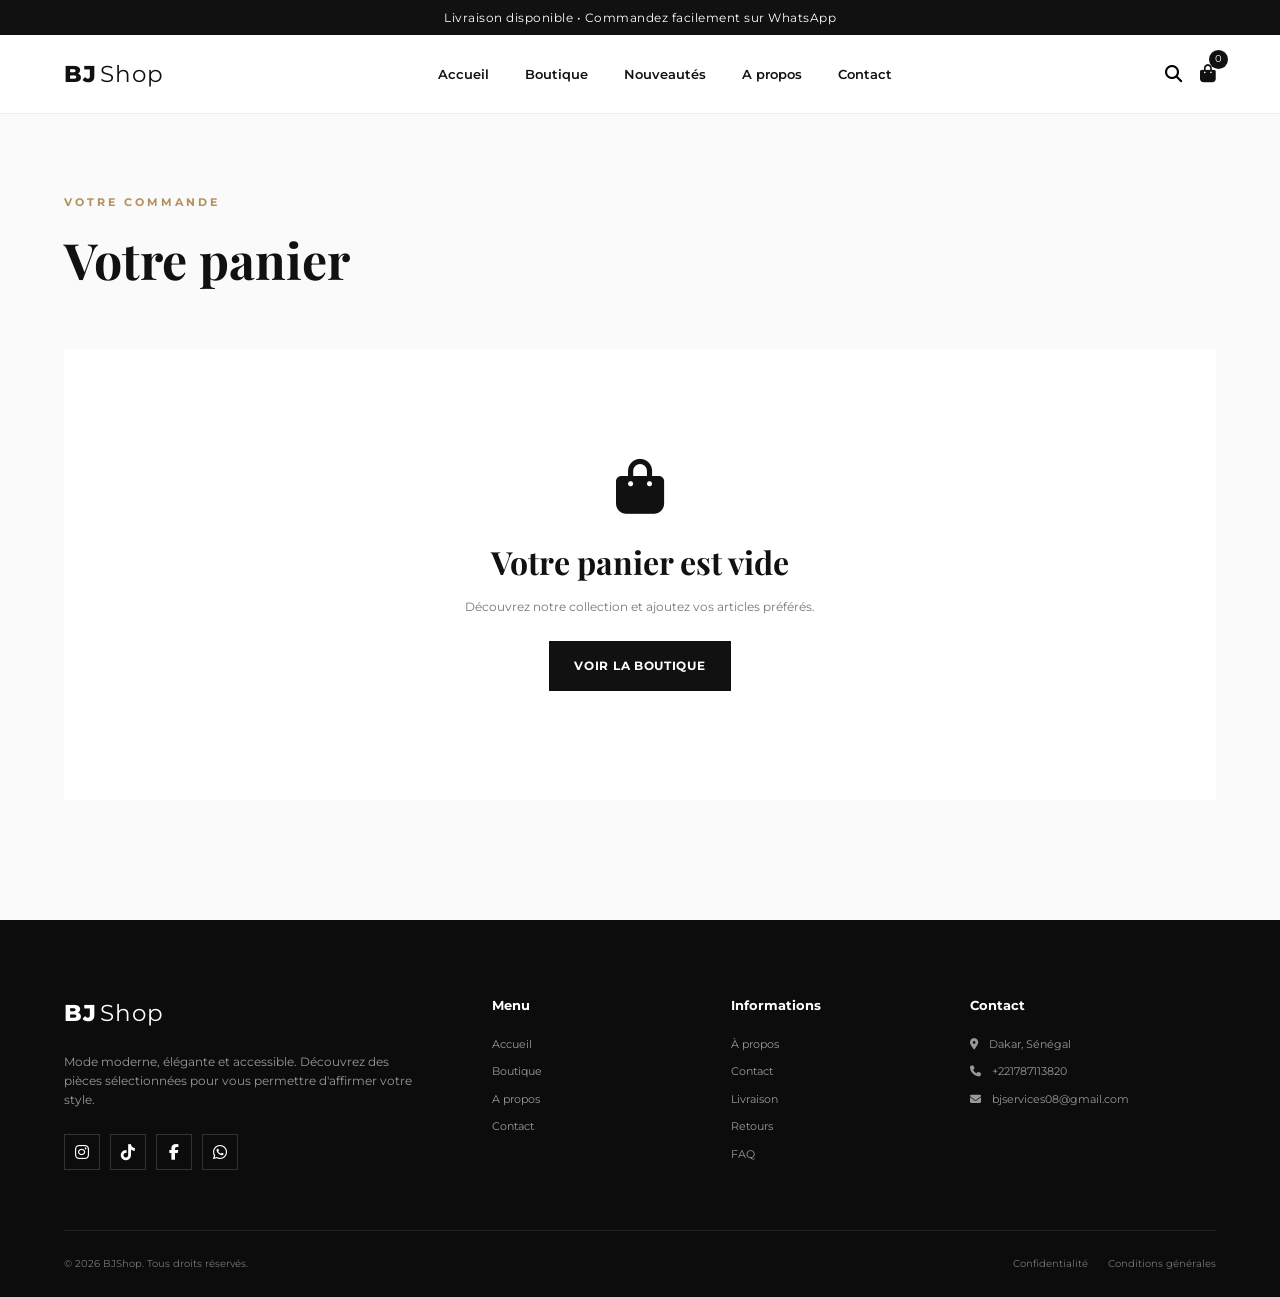
<file: panier.html>
<!DOCTYPE html>
<html lang="fr">
<head>
    <meta charset="UTF-8">
    <meta name="viewport" content="width=device-width, initial-scale=1.0">

    <title>Panier | BJShop</title>

    <link rel="stylesheet" href="css/style.css">
    <link rel="icon" type="image/png" href="images/logo/favicon.png">
    <link rel="stylesheet"
          href="https://cdnjs.cloudflare.com/ajax/libs/font-awesome/6.5.2/css/all.min.css">

    <link href="https://fonts.googleapis.com/css2?family=Montserrat:wght@400;500;600;700;800&family=Playfair+Display:wght@600;700&display=swap"
          rel="stylesheet">
</head>

<body>

<div id="header-container"></div>

<section class="cart-page">

    <div class="container">

        <div class="cart-title">

            <p class="section-small-title">
                VOTRE COMMANDE
            </p>

            <h1>Votre panier</h1>

        </div>


        <div id="cart-empty" class="cart-empty">

            <i class="fa-solid fa-bag-shopping"></i>

            <h2>Votre panier est vide</h2>

            <p>
                Découvrez notre collection et ajoutez vos articles préférés.
            </p>

            <a href="boutique.html" class="btn btn-dark">
                Voir la boutique
            </a>

        </div>


        <div id="cart-content" class="cart-layout">

            <div class="cart-products">

                <div id="cart-items"></div>

                <a href="boutique.html" class="continue-shopping">
                    <i class="fa-solid fa-arrow-left"></i>
                    Continuer mes achats
                </a>

            </div>


            <aside class="cart-summary">

                <h2>Résumé</h2>


                <div class="summary-line">

                    <span>Sous-total</span>

                    <strong id="subtotal">
                        0 F CFA
                    </strong>

                </div>


                <div class="summary-line">

                    <span>Livraison</span>

                    <span>
                        À confirmer
                    </span>

                </div>


                <div class="summary-total">

                    <span>Total produits</span>

                    <strong id="total">
                        0 F CFA
                    </strong>

                </div>

                <div class="customer-form">

                <h3>Informations de livraison</h3>

                <div class="form-group">
                    <label for="client-nom">Nom et prénom *</label>
                    <input
                        type="text"
                        id="client-nom"
                        placeholder="Ex : Jean Dupont"
                    >
                </div>

                <div class="form-group">
                    <label for="client-telephone">Téléphone *</label>
                    <input
                        type="tel"
                        id="client-telephone"
                        placeholder="Ex : 77 123 45 67"
                    >
                </div>

                <div class="form-group">
                    <label for="client-ville">Ville *</label>
                    <input
                        type="text"
                        id="client-ville"
                        placeholder="Ex : Dakar"
                    >
                </div>

                <div class="form-group">
                    <label for="client-quartier">Quartier / Adresse *</label>
                    <input
                        type="text"
                        id="client-quartier"
                        placeholder="Ex : Sacré-Cœur 3"
                    >
                </div>

                <div class="form-group">
                    <label for="client-indication">
                        Indication pour la livraison
                    </label>

                    <textarea
                        id="client-indication"
                        placeholder="Ex : Près de la pharmacie..."
                    ></textarea>
                </div>

            </div>
                <p class="delivery-note">
                    Les frais de livraison seront confirmés
                    avec vous sur WhatsApp selon votre localisation.
                </p>


                <button id="order-whatsapp" class="cart-whatsapp">

                    <i class="fa-brands fa-whatsapp"></i>

                    Commander sur WhatsApp

                </button>


                <button id="clear-cart" class="clear-cart">

                    Vider le panier

                </button>


                <div class="cart-security">

                    <div>
                        <i class="fa-solid fa-shield-halved"></i>

                        <span>
                            Commande sécurisée
                        </span>
                    </div>

                    <div>
                        <i class="fa-solid fa-truck-fast"></i>

                        <span>
                            Livraison disponible
                        </span>
                    </div>

                </div>

            </aside>

        </div>

    </div>

</section>


<div id="footer-container"></div>


<script src="js/panier.js"></script>

</body>
<script src="js/components.js"></script>
</html>
</file>
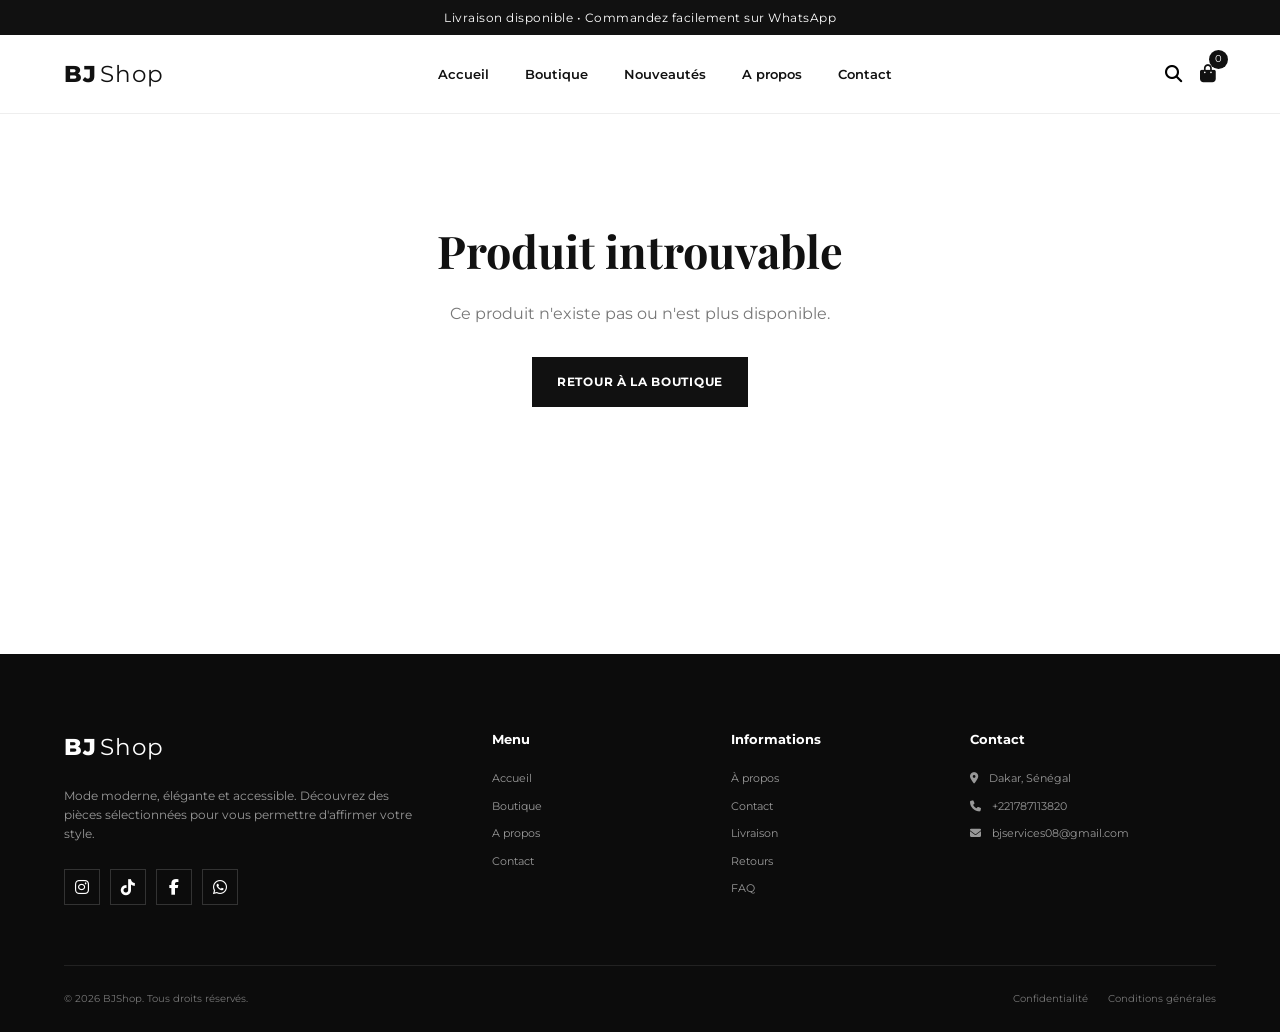
<file: produit.html>
<!DOCTYPE html>
<html lang="fr">
<head>
    <meta charset="UTF-8">
    <meta name="viewport" content="width=device-width, initial-scale=1.0">

    <title>Produit | BJShop</title>

    <link rel="stylesheet" href="css/style.css">
    <link rel="icon" type="image/png" href="images/logo/favicon.png">
    <link rel="stylesheet"
          href="https://cdnjs.cloudflare.com/ajax/libs/font-awesome/6.5.2/css/all.min.css">

    <link href="https://fonts.googleapis.com/css2?family=Montserrat:wght@400;500;600;700;800&family=Playfair+Display:wght@600;700&display=swap"
          rel="stylesheet">
</head>

<body>

<div id="header-container"></div>


<main id="produit-container"></main>


<div id="footer-container"></div>


<script src="js/produits.js"></script>

<script>

const params = new URLSearchParams(window.location.search);

const idProduit = Number(params.get("id"));

const produit = produits.find(p => p.id === idProduit);

const container = document.getElementById("produit-container");


function formaterPrix(prix) {
    return prix.toLocaleString("fr-FR") + " F CFA";
}


if (!produit) {

    container.innerHTML = `
        <section class="product-not-found">

            <h1>Produit introuvable</h1>

            <p>
                Ce produit n'existe pas ou n'est plus disponible.
            </p>

            <a href="boutique.html" class="btn btn-dark">
                Retour à la boutique
            </a>

        </section>
    `;

} else {

    document.title = produit.nom + " | BJShop";

    container.innerHTML = `

        <section class="single-product-section">

            <div class="container single-product-grid">

                <div class="single-product-image">

                    <img
                        id="main-product-image"
                        src="${produit.image}"
                        alt="${produit.nom}"
                        onerror="this.style.display='none'; document.getElementById('fallback-product').style.display='flex';"
                    >

                    <div
                        class="image-placeholder single-product-fallback"
                        id="fallback-product">

                        <i class="fa-solid fa-shirt"></i>
                        <span>Photo produit</span>

                    </div>

                </div>


                <div class="single-product-info">

                    <p class="single-category">
                        ${produit.categorie}
                    </p>

                    <h1>
                        ${produit.nom}
                    </h1>

                    <p class="single-price">
                        ${formaterPrix(produit.prix)}
                    </p>


                    <div class="stock-status">

                        ${
                            produit.stock > 0
                            ? `
                                <span class="in-stock">
                                    <i class="fa-solid fa-circle-check"></i>
                                    En stock
                                </span>
                            `
                            : `
                                <span class="out-stock">
                                    Rupture de stock
                                </span>
                            `
                        }

                        <span>
                            ${produit.stock} disponible(s)
                        </span>

                    </div>


                    <p class="single-description">
                        ${produit.description}
                    </p>


                    <div class="product-option">

                        <div class="option-title">
                            <span>Taille</span>
                            <small id="selected-size-text">
                                Sélectionnez une taille
                            </small>
                        </div>

                        <div class="size-options">

                            ${produit.tailles.map(taille => `
                                <button
                                    type="button"
                                    class="size-btn"
                                    data-size="${taille}">

                                    ${taille}

                                </button>
                            `).join("")}

                        </div>

                    </div>


                    <div class="product-option">

                        <div class="option-title">

                            <span>Couleur</span>

                            <small id="selected-color-text">
                                Sélectionnez une couleur
                            </small>

                        </div>

                        <div class="color-options">

                            ${produit.couleurs.map(couleur => `
                                <button
                                    type="button"
                                    class="color-btn"
                                    data-color="${couleur.nom}"
                                    data-image="${couleur.image}">

                                    ${couleur.nom}

                                </button>
                            `).join("")}

                        </div>

                    </div>


                    <div class="quantity-area">

                        <span>Quantité</span>

                        <div class="quantity-selector">

                            <button
                                type="button"
                                id="minus-btn">
                                -
                            </button>

                            <input
                                id="quantity-input"
                                type="number"
                                value="1"
                                min="1"
                                max="${produit.stock}"
                                readonly>

                            <button
                                type="button"
                                id="plus-btn">
                                +
                            </button>

                        </div>

                    </div>


                    <button
                        class="single-add-cart"
                        id="add-to-cart">

                        <i class="fa-solid fa-bag-shopping"></i>

                        Ajouter au panier

                    </button>


                    <button
                        class="single-whatsapp-btn"
                        id="buy-whatsapp">

                        <i class="fa-brands fa-whatsapp"></i>

                        Commander sur WhatsApp

                    </button>


                    <div class="product-services">

                        <div>
                            <i class="fa-solid fa-truck-fast"></i>
                            <span>Livraison disponible</span>
                        </div>

                        <div>
                            <i class="fa-solid fa-shield-halved"></i>
                            <span>Commande sécurisée</span>
                        </div>

                    </div>

                </div>

            </div>

        </section>

    `;
}


let selectedSize = null;

let selectedColor = null;

let quantite = 1;


document.querySelectorAll(".size-btn").forEach(btn => {

    btn.addEventListener("click", () => {

        document.querySelectorAll(".size-btn")
        .forEach(item => item.classList.remove("selected"));

        btn.classList.add("selected");

        selectedSize = btn.dataset.size;

        document.getElementById("selected-size-text").textContent =
            selectedSize;

    });

});


document.querySelectorAll(".color-btn").forEach(btn => {

    btn.addEventListener("click", () => {

        document.querySelectorAll(".color-btn")
        .forEach(item => item.classList.remove("selected"));

        btn.classList.add("selected");


        // Couleur sélectionnée
        selectedColor = btn.dataset.color;


        // Image correspondant à la couleur
        const nouvelleImage =
            btn.dataset.image;


        // Changement de l'image principale
        const imagePrincipale =
            document.getElementById("main-product-image");


        if (imagePrincipale && nouvelleImage) {

            imagePrincipale.src =
                nouvelleImage;

        }


        document
        .getElementById("selected-color-text")
        .textContent = selectedColor;

    });

});


const quantityInput =
    document.getElementById("quantity-input");


document.getElementById("plus-btn")?.addEventListener("click", () => {

    if (quantite < produit.stock) {

        quantite++;

        quantityInput.value = quantite;

    }

});


document.getElementById("minus-btn")?.addEventListener("click", () => {

    if (quantite > 1) {

        quantite--;

        quantityInput.value = quantite;

    }

});


function verifierOptions() {

    if (!selectedSize) {

        afficherAlerte(
            "Taille requise",
            "Veuillez sélectionner une taille avant de continuer."
        );

        return false;

    }


    if (!selectedColor) {

        afficherAlerte(
            "Couleur requise",
            "Veuillez sélectionner une couleur avant de continuer."
        );

        return false;

    }


    return true;
}


/* =====================================
   NOTIFICATION PANIER
===================================== */

let toastTimer;

function afficherToastPanier() {

    const toast =
        document.getElementById("cart-toast");

    if (!toast) return;

    clearTimeout(toastTimer);

    toast.classList.add("show");

    toastTimer = setTimeout(() => {
        fermerToastPanier();
    }, 3500);
}


function fermerToastPanier() {

    const toast =
        document.getElementById("cart-toast");

    if (!toast) return;

    toast.classList.remove("show");
}


/* =====================================
   AJOUTER AU PANIER
===================================== */

document.getElementById("add-to-cart")?.addEventListener("click", () => {

    if (!verifierOptions()) return;


    let panier =
        JSON.parse(localStorage.getItem("panier")) || [];


    const produitExistant = panier.find(item =>
        item.id === produit.id &&
        item.taille === selectedSize &&
        item.couleur === selectedColor
    );


    if (produitExistant) {

        produitExistant.quantite += quantite;

    } else {

        panier.push({

            id: produit.id,

            nom: produit.nom,

            prix: produit.prix,

            image: produit.image,

            taille: selectedSize,

            couleur: selectedColor,

            quantite: quantite

        });

    }


    /* Enregistrement du panier */

    localStorage.setItem(
        "panier",
        JSON.stringify(panier)
    );


    /* Mise à jour du compteur */

    mettreAJourCompteurPanier();


    /* Notification en haut à droite */

    afficherToastPanier();

});


document.getElementById("buy-whatsapp")?.addEventListener("click", () => {

    if (!verifierOptions()) return;


    const numeroWhatsApp = "+221787113820";


    const total =
        produit.prix * quantite;


    const message = `
Bonjour BJShop,

Je souhaite commander :

Produit : ${produit.nom}
Taille : ${selectedSize}
Couleur : ${selectedColor}
Quantité : ${quantite}
Prix unitaire : ${formaterPrix(produit.prix)}
Total : ${formaterPrix(total)}

Merci.
    `;


    const url =
        `https://wa.me/${numeroWhatsApp}?text=${encodeURIComponent(message)}`;


    window.open(url, "_blank");

});


function mettreAJourCompteurPanier() {

    const panier =
        JSON.parse(localStorage.getItem("panier")) || [];


    const total =
        panier.reduce(
            (somme, item) =>
                somme + item.quantite,
            0
        );


    const compteur =
        document.getElementById("cart-count");


    if (compteur) {
        compteur.textContent = total;
    }

}


mettreAJourCompteurPanier();


const menuToggle =
    document.getElementById("menu-toggle");


const navbar =
    document.getElementById("navbar");


menuToggle?.addEventListener("click", () => {

    navbar.classList.toggle("show");

});

function afficherAlerte(titre, message) {

    const modal =
        document.getElementById("custom-alert");

    const titreElement =
        document.getElementById("custom-alert-title");

    const messageElement =
        document.getElementById("custom-alert-message");


    titreElement.textContent = titre;
    messageElement.textContent = message;

    modal.classList.add("show");
}


function fermerAlerte() {

    const modal =
        document.getElementById("custom-alert");

    if (modal) {
        modal.classList.remove("show");
    }

}
function fermerAlerteFond(event) {

    if (event.target.id === "custom-alert") {
        fermerAlerte();
    }

}

</script>

<div id="custom-alert" class="custom-alert-overlay" onclick="fermerAlerteFond(event)">

    <div class="custom-alert-box">

        <div class="custom-alert-icon">
            <i class="fa-solid fa-shirt"></i>
        </div>

        <h3 id="custom-alert-title">
            Information
        </h3>

        <p id="custom-alert-message">
            Veuillez sélectionner une option.
        </p>

        <button type="button" onclick="fermerAlerte()">
            Compris
        </button>

    </div>

</div>

<!-- NOTIFICATION AJOUT AU PANIER -->
<div id="cart-toast" class="cart-toast">

    <div class="cart-toast-icon">
        <i class="fa-solid fa-check"></i>
    </div>

    <div class="cart-toast-content">
        <strong>Ajouté au panier</strong>
        <span>Votre article a bien été ajouté au panier.</span>
    </div>

    <button
        type="button"
        class="cart-toast-close"
        onclick="fermerToastPanier()"
        aria-label="Fermer">
        ×
    </button>

</div>
</body>
<script src="js/components.js"></script>
</html>
</file>
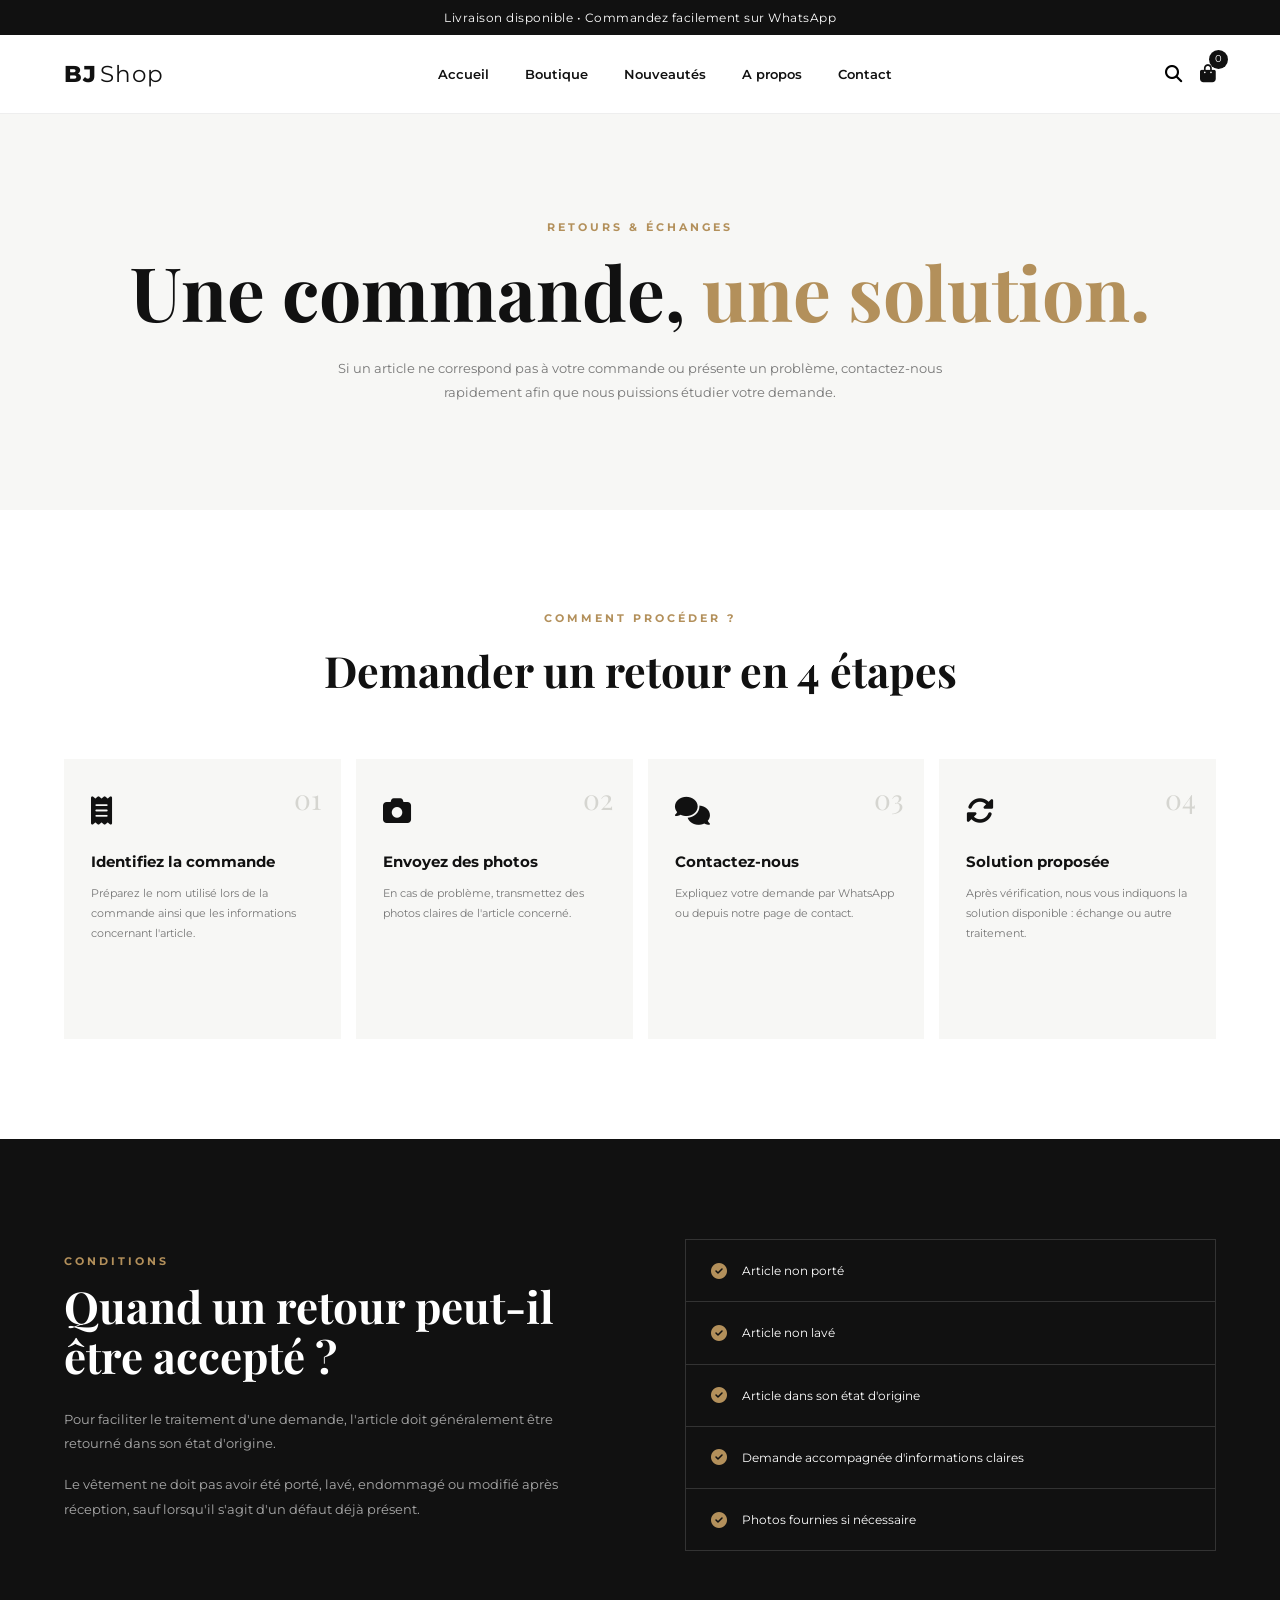
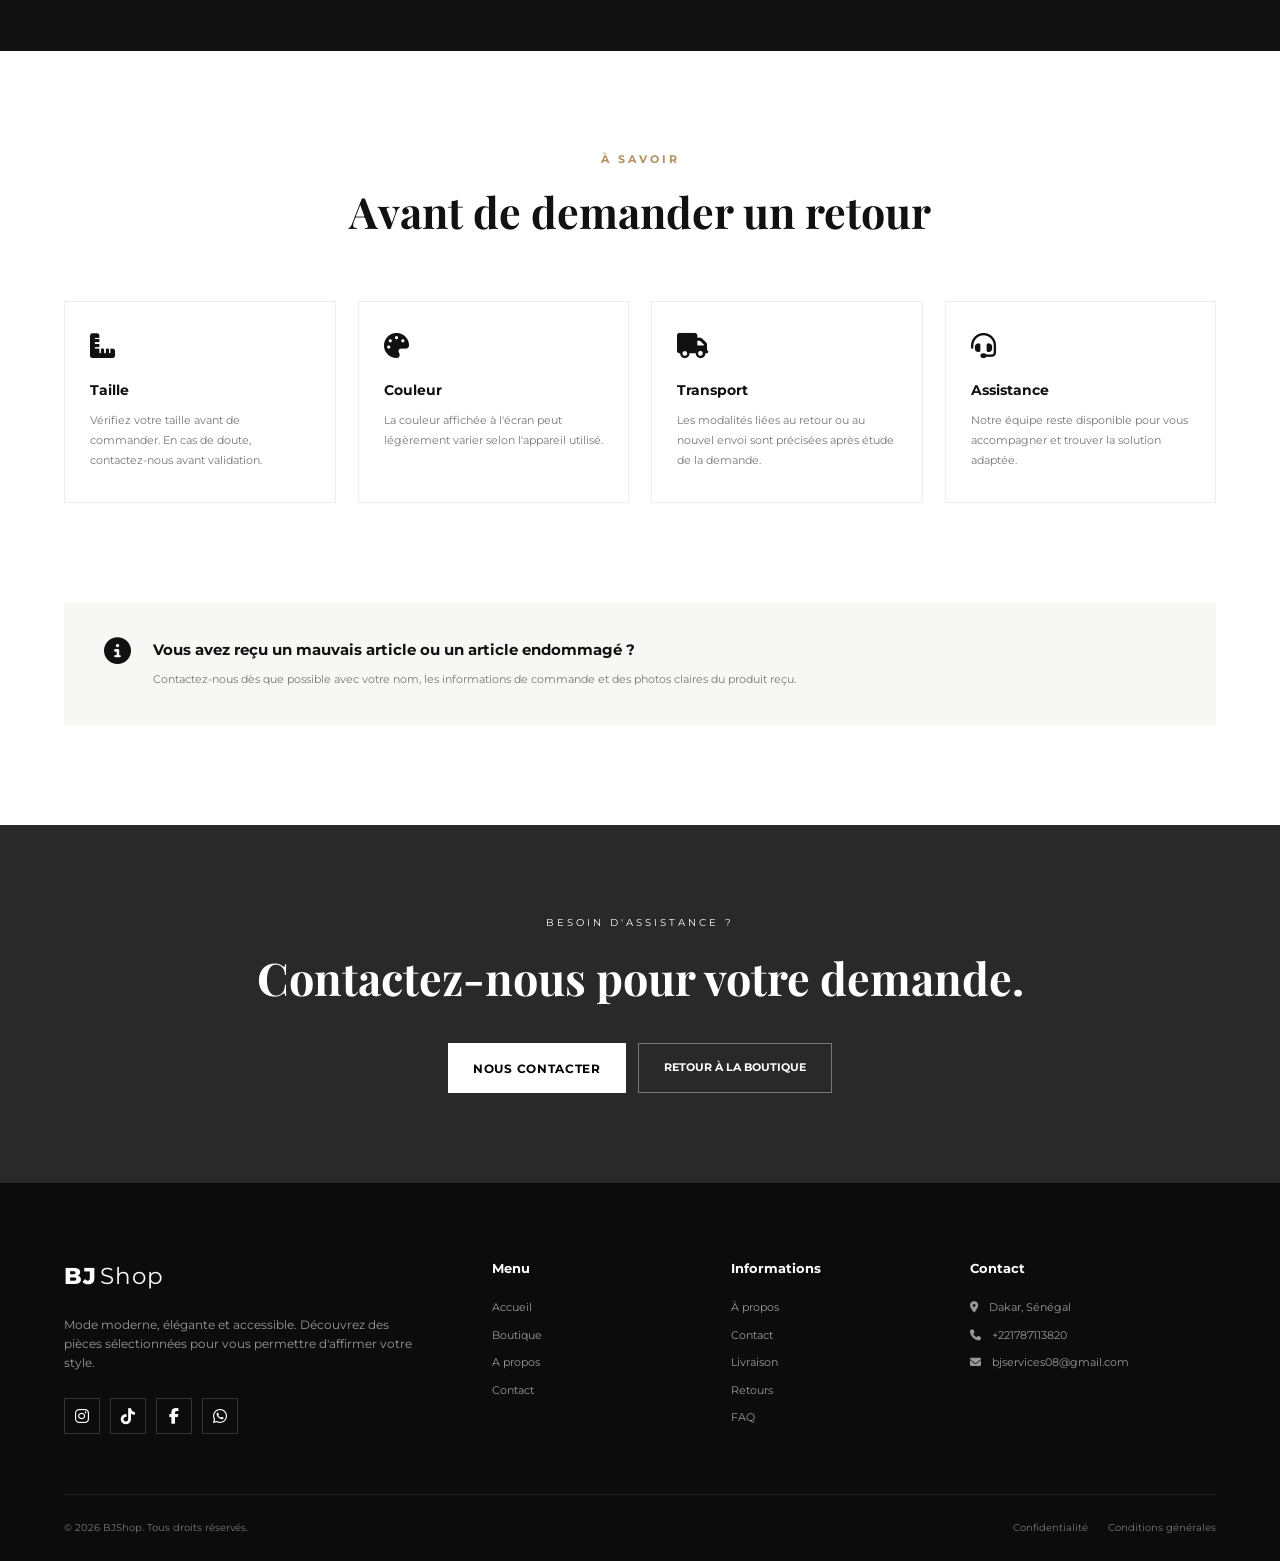
<file: retour.html>
<!DOCTYPE html>
<html lang="fr">
<head>
    <meta charset="UTF-8">
    <meta name="viewport" content="width=device-width, initial-scale=1.0">

    <title>Retours & Échanges | BJShop</title>

    <link rel="stylesheet" href="css/style.css">

    <link rel="stylesheet"
          href="https://cdnjs.cloudflare.com/ajax/libs/font-awesome/6.5.2/css/all.min.css">
    <link rel="icon" type="image/png" href="images/logo/favicon.png">
    <link href="https://fonts.googleapis.com/css2?family=Montserrat:wght@400;500;600;700;800&family=Playfair+Display:wght@600;700&display=swap"
          rel="stylesheet">
</head>

<body>

<div id="header-container"></div>


<section class="returns-hero">

    <div class="container">

        <p class="section-small-title">
            RETOURS & ÉCHANGES
        </p>

        <h1>
            Une commande,
            <span>une solution.</span>
        </h1>

        <p>
            Si un article ne correspond pas à votre commande
            ou présente un problème, contactez-nous rapidement
            afin que nous puissions étudier votre demande.
        </p>

    </div>

</section>


<section class="returns-section">

    <div class="container">

        <div class="returns-section-title">

            <p class="section-small-title">
                COMMENT PROCÉDER ?
            </p>

            <h2>
                Demander un retour en 4 étapes
            </h2>

        </div>


        <div class="returns-steps">

            <div class="return-step">

                <span>01</span>

                <i class="fa-solid fa-receipt"></i>

                <h3>Identifiez la commande</h3>

                <p>
                    Préparez le nom utilisé lors de la commande
                    ainsi que les informations concernant l'article.
                </p>

            </div>


            <div class="return-step">

                <span>02</span>

                <i class="fa-solid fa-camera"></i>

                <h3>Envoyez des photos</h3>

                <p>
                    En cas de problème, transmettez des photos
                    claires de l'article concerné.
                </p>

            </div>


            <div class="return-step">

                <span>03</span>

                <i class="fa-solid fa-comments"></i>

                <h3>Contactez-nous</h3>

                <p>
                    Expliquez votre demande par WhatsApp
                    ou depuis notre page de contact.
                </p>

            </div>


            <div class="return-step">

                <span>04</span>

                <i class="fa-solid fa-rotate"></i>

                <h3>Solution proposée</h3>

                <p>
                    Après vérification, nous vous indiquons
                    la solution disponible : échange ou autre traitement.
                </p>

            </div>

        </div>

    </div>

</section>


<section class="returns-conditions">

    <div class="container returns-conditions-grid">

        <div>

            <p class="section-small-title">
                CONDITIONS
            </p>

            <h2>
                Quand un retour peut-il être accepté ?
            </h2>

            <p>
                Pour faciliter le traitement d'une demande,
                l'article doit généralement être retourné
                dans son état d'origine.
            </p>

            <p>
                Le vêtement ne doit pas avoir été porté,
                lavé, endommagé ou modifié après réception,
                sauf lorsqu'il s'agit d'un défaut déjà présent.
            </p>

        </div>


        <div class="returns-checklist">

            <div>
                <i class="fa-solid fa-circle-check"></i>
                <span>Article non porté</span>
            </div>

            <div>
                <i class="fa-solid fa-circle-check"></i>
                <span>Article non lavé</span>
            </div>

            <div>
                <i class="fa-solid fa-circle-check"></i>
                <span>Article dans son état d'origine</span>
            </div>

            <div>
                <i class="fa-solid fa-circle-check"></i>
                <span>Demande accompagnée d'informations claires</span>
            </div>

            <div>
                <i class="fa-solid fa-circle-check"></i>
                <span>Photos fournies si nécessaire</span>
            </div>

        </div>

    </div>

</section>


<section class="returns-info">

    <div class="container">

        <div class="returns-section-title">

            <p class="section-small-title">
                À SAVOIR
            </p>

            <h2>
                Avant de demander un retour
            </h2>

        </div>


        <div class="returns-info-grid">

            <div>

                <i class="fa-solid fa-ruler-combined"></i>

                <h3>Taille</h3>

                <p>
                    Vérifiez votre taille avant de commander.
                    En cas de doute, contactez-nous avant validation.
                </p>

            </div>


            <div>

                <i class="fa-solid fa-palette"></i>

                <h3>Couleur</h3>

                <p>
                    La couleur affichée à l'écran peut légèrement
                    varier selon l'appareil utilisé.
                </p>

            </div>


            <div>

                <i class="fa-solid fa-truck"></i>

                <h3>Transport</h3>

                <p>
                    Les modalités liées au retour ou au nouvel envoi
                    sont précisées après étude de la demande.
                </p>

            </div>


            <div>

                <i class="fa-solid fa-headset"></i>

                <h3>Assistance</h3>

                <p>
                    Notre équipe reste disponible pour vous accompagner
                    et trouver la solution adaptée.
                </p>

            </div>

        </div>

    </div>

</section>


<section class="returns-alert">

    <div class="container">

        <div class="returns-alert-box">

            <i class="fa-solid fa-circle-info"></i>

            <div>

                <h3>
                    Vous avez reçu un mauvais article ou un article endommagé ?
                </h3>

                <p>
                    Contactez-nous dès que possible avec votre nom,
                    les informations de commande et des photos claires
                    du produit reçu.
                </p>

            </div>

        </div>

    </div>

</section>


<section class="returns-cta">

    <div class="container">

        <p>
            BESOIN D'ASSISTANCE ?
        </p>

        <h2>
            Contactez-nous pour votre demande.
        </h2>

        <div class="returns-cta-buttons">

            <a href="contact.html" class="btn btn-white">
                Nous contacter
            </a>

            <a href="boutique.html" class="returns-shop-btn">
                Retour à la boutique
            </a>

        </div>

    </div>

</section>


<div id="footer-container"></div>


<script>

function mettreAJourCompteurPanier() {

    const panier =
        JSON.parse(localStorage.getItem("panier")) || [];

    const total =
        panier.reduce(
            (somme, item) => somme + item.quantite,
            0
        );

    const compteur =
        document.getElementById("cart-count");

    if (compteur) {
        compteur.textContent = total;
    }

}

mettreAJourCompteurPanier();


const menuToggle =
    document.getElementById("menu-toggle");

const navbar =
    document.getElementById("navbar");

menuToggle.addEventListener("click", () => {
    navbar.classList.toggle("show");
});

</script>

</body>
<script src="js/components.js"></script>
</html>
</file>
<file: css/style.css>
/* =====================================
   VARIABLES
===================================== */

:root {
    --black: #111111;
    --dark: #181818;
    --white: #ffffff;
    --off-white: #f7f7f5;
    --light-grey: #eeeeeb;
    --grey: #777777;
    --border: #dedede;
    --gold: #b3905b;
}


/* =====================================
   RESET
===================================== */

* {
    margin: 0;
    padding: 0;
    box-sizing: border-box;
}

html {
    scroll-behavior: smooth;
}

body {
    font-family: "Montserrat", sans-serif;
    background: var(--white);
    color: var(--black);
    line-height: 1.6;
}

a {
    text-decoration: none;
    color: inherit;
}

button,
input {
    font-family: inherit;
}

button {
    border: none;
    cursor: pointer;
}

img {
    display: block;
    max-width: 100%;
}

.container {
    width: min(1180px, 90%);
    margin: auto;
}


/* =====================================
   TOP BAR
===================================== */

.top-bar {
    background: var(--black);
    color: var(--white);
    padding: 8px 20px;
    text-align: center;
    font-size: 12px;
    letter-spacing: 0.5px;
}


/* =====================================
   HEADER
===================================== */

.header {
    background: rgba(255, 255, 255, 0.97);
    border-bottom: 1px solid #eeeeee;
    position: sticky;
    top: 0;
    z-index: 1000;
}

.nav-container {
    height: 78px;
    display: flex;
    justify-content: space-between;
    align-items: center;
}

.logo {
    font-weight: 800;
    font-size: 23px;
    letter-spacing: 1px;
}

.logo span {
    font-weight: 400;
    margin-left: 3px;
}

.navbar {
    display: flex;
    align-items: center;
    gap: 36px;
}

.navbar a {
    font-size: 13px;
    font-weight: 600;
    position: relative;
}

.navbar a::after {
    content: "";
    width: 0;
    height: 2px;
    background: var(--black);
    position: absolute;
    left: 0;
    bottom: -8px;
    transition: 0.3s;
}

.navbar a:hover::after,
.navbar a.active::after {
    width: 100%;
}

.nav-icons {
    display: flex;
    gap: 18px;
    align-items: center;
}

.icon-btn,
.menu-toggle {
    background: transparent;
    font-size: 17px;
}

.cart-icon {
    position: relative;
    font-size: 18px;
}

#cart-count {
    position: absolute;
    top: -10px;
    right: -12px;
    background: var(--black);
    color: var(--white);
    width: 19px;
    height: 19px;
    border-radius: 50%;
    font-size: 10px;
    display: flex;
    align-items: center;
    justify-content: center;
}

.menu-toggle {
    display: none;
}


/* =====================================
   HERO
===================================== */

.hero {
    min-height: 680px;
    display: flex;
    align-items: center;
    position: relative;
    overflow: hidden;

    background:
        linear-gradient(
            120deg,
            #eeeeea 0%,
            #f8f8f6 55%,
            #deddd8 100%
        );
}

.hero-content {
    position: relative;
    z-index: 3;
}

.hero-small-title {
    letter-spacing: 4px;
    font-weight: 700;
    font-size: 12px;
    margin-bottom: 22px;
}

.hero h1 {
    font-family: "Playfair Display", serif;
    font-size: clamp(55px, 8vw, 100px);
    line-height: 0.92;
    margin-bottom: 30px;
}

.hero h1 span {
    color: var(--gold);
}

.hero-description {
    max-width: 560px;
    color: #555;
    font-size: 15px;
    margin-bottom: 35px;
}

.hero-buttons {
    display: flex;
    gap: 12px;
    flex-wrap: wrap;
}

.btn {
    display: inline-flex;
    align-items: center;
    justify-content: center;
    min-height: 50px;
    padding: 0 25px;
    font-size: 12px;
    text-transform: uppercase;
    font-weight: 700;
    letter-spacing: 0.7px;
    transition: 0.3s;
}

.btn-dark {
    background: var(--black);
    color: var(--white);
}

.btn-dark:hover {
    background: #303030;
}

.btn-light {
    background: transparent;
    border: 1px solid var(--black);
}

.btn-light:hover {
    background: var(--black);
    color: white;
}

.hero-decoration {
    display: none;
    position: absolute;
    border-radius: 50%;
}

.hero-decoration-1 {
    width: 450px;
    height: 450px;
    background: rgba(0, 0, 0, 0.035);
    right: 5%;
}

.hero-decoration-2 {
    width: 280px;
    height: 280px;
    border: 1px solid rgba(0, 0, 0, 0.08);
    right: 18%;
    bottom: -70px;
}


/* =====================================
   GENERAL SECTION
===================================== */

.section {
    padding: 100px 0;
}

.section-header {
    display: flex;
    justify-content: space-between;
    align-items: flex-end;
    margin-bottom: 45px;
}

.section-small-title {
    font-size: 11px;
    font-weight: 700;
    letter-spacing: 3px;
    color: var(--gold);
    margin-bottom: 8px;
}

.section-header h2,
.social-header h2 {
    font-family: "Playfair Display", serif;
    font-size: 42px;
}

.view-all {
    font-size: 12px;
    font-weight: 700;
    border-bottom: 1px solid var(--black);
    padding-bottom: 5px;
}

.view-all i {
    margin-left: 8px;
}


/* =====================================
   CATEGORIES
===================================== */

.categories-section {
    background: var(--off-white);
}

.categories-grid {
    display: grid;
    grid-template-columns: 2fr 1fr 1fr;
    grid-template-rows: repeat(2, 280px);
    gap: 15px;
}

.category-card {
    position: relative;
    overflow: hidden;
}

.category-large {
    grid-row: 1 / 3;
}

.category-overlay {
    position: absolute;
    inset: 0;

    background:
        linear-gradient(
            to top,
            rgba(0, 0, 0, 0.7),
            transparent 60%
        );

    transition: 0.4s;
}

.category-card:hover .category-overlay {
    background: rgba(0, 0, 0, 0.45);
}

.category-content {
    position: absolute;
    bottom: 25px;
    left: 25px;
    color: white;
    z-index: 2;
}

.category-content span {
    font-size: 10px;
    letter-spacing: 2px;
    text-transform: uppercase;
}

.category-content h3 {
    font-family: "Playfair Display", serif;
    font-size: 28px;
}

.category-content p {
    font-size: 11px;
    margin-top: 4px;
    text-transform: uppercase;
}
/* =====================================
   IMAGES DES CATEGORIES
===================================== */

.category-card {
    position: relative;
    overflow: hidden;
    background: #111;
}

.category-image {
    position: absolute;
    inset: 0;

    width: 100%;
    height: 100%;

    object-fit: cover;

    transition:
        transform 0.6s ease,
        filter 0.6s ease;
}

.category-card:hover .category-image {
    transform: scale(1.06);
}


/* Dégradé permettant de lire le texte */

.category-overlay {
    position: absolute;
    inset: 0;

    background:
        linear-gradient(
            to top,
            rgba(0, 0, 0, 0.75) 0%,
            rgba(0, 0, 0, 0.20) 55%,
            rgba(0, 0, 0, 0.05) 100%
        );

    z-index: 1;

    transition: 0.4s;
}


.category-card:hover .category-overlay {
    background:
        linear-gradient(
            to top,
            rgba(0, 0, 0, 0.82),
            rgba(0, 0, 0, 0.15)
        );
}


.category-content {
    z-index: 2;
}


.category-content p i {
    margin-left: 7px;
    transition: transform 0.3s;
}


.category-card:hover .category-content p i {
    transform: translateX(5px);
}

/* =====================================
   PRODUCTS
===================================== */

.products-grid {
    display: grid;
    grid-template-columns: repeat(4, 1fr);
    gap: 22px;
}

.product-card {
    position: relative;
}

.product-image {
    height: 380px;
    background: var(--off-white);
    position: relative;
    overflow: hidden;
}

.image-placeholder {
    height: 100%;
    display: flex;
    flex-direction: column;
    align-items: center;
    justify-content: center;
    gap: 15px;
    color: #b8b8b8;
}

.image-placeholder i {
    font-size: 60px;
}

.image-placeholder span {
    font-size: 11px;
    text-transform: uppercase;
    letter-spacing: 1px;
}

.product-badge {
    position: absolute;
    top: 15px;
    left: 15px;
    background: var(--black);
    color: white;
    padding: 6px 10px;
    font-size: 9px;
    text-transform: uppercase;
    z-index: 3;
}

.product-actions {
    position: absolute;
    right: 15px;
    top: 15px;

    display: flex;
    flex-direction: column;
    gap: 8px;

    opacity: 0;
    transform: translateX(20px);
    transition: 0.3s;
}

.product-card:hover .product-actions {
    opacity: 1;
    transform: translateX(0);
}

.product-actions button,
.product-actions a {
    width: 38px;
    height: 38px;

    background: white;

    display: flex;
    align-items: center;
    justify-content: center;

    transition: 0.3s;
}

.product-actions button:hover,
.product-actions a:hover {
    background: var(--black);
    color: white;
}

.product-info {
    padding: 18px 2px;
}

.product-category {
    font-size: 10px;
    color: var(--grey);
    text-transform: uppercase;
    letter-spacing: 1px;
}

.product-info h3 {
    font-size: 14px;
    margin: 5px 0 12px;
}

.product-bottom {
    display: flex;
    justify-content: space-between;
    align-items: center;
}

.price {
    font-weight: 700;
    font-size: 14px;
}

.add-cart-btn {
    background: var(--black);
    color: white;
    width: 37px;
    height: 37px;
    border-radius: 50%;
    transition: 0.3s;
}

.add-cart-btn:hover {
    transform: rotate(90deg);
}


/* =====================================
   PROMO
===================================== */

.promo-section {
    padding: 20px 0 100px;
}

.promo {
    min-height: 480px;

    background:
        linear-gradient(
            110deg,
            #111,
            #333
        );

    color: white;

    display: flex;
    align-items: center;

    padding: 70px;

    position: relative;
    overflow: hidden;
}

.promo::after {
    content: "";

    width: 450px;
    height: 450px;

    position: absolute;

    right: -100px;
    top: -100px;

    border: 1px solid rgba(255, 255, 255, 0.15);
    border-radius: 50%;
}

.promo-content {
    position: relative;
    z-index: 2;
}

.promo-content > p {
    letter-spacing: 3px;
    font-size: 11px;
    margin-bottom: 15px;
}

.promo h2 {
    font-family: "Playfair Display", serif;
    font-size: 55px;
    line-height: 1.05;
    margin-bottom: 20px;
}

.promo-content span {
    display: block;
    color: #ccc;
    margin-bottom: 30px;
}

.btn-white {
    background: white;
    color: black;
}

.btn-white:hover {
    background: #e7e7e7;
}


/* =====================================
   SOCIAL
===================================== */

.social-section {
    background: var(--off-white);
}

.social-header {
    text-align: center;
    max-width: 600px;
    margin: 0 auto 45px;
}

.social-header p:last-child {
    font-size: 13px;
    color: var(--grey);
    margin-top: 10px;
}

.social-grid {
    display: grid;
    grid-template-columns: repeat(5, 1fr);
}

.social-item {
    height: 230px;
    background: #dededb;

    display: flex;
    align-items: center;
    justify-content: center;

    font-size: 35px;

    transition: 0.3s;
}

.social-item:nth-child(even) {
    background: #cacac6;
}

.social-item:hover {
    background: var(--black);
    color: white;
}


/* =====================================
   NEWSLETTER
===================================== */

.newsletter {
    background: var(--black);
    color: white;
    padding: 65px 0;
}

.newsletter-content {
    display: flex;
    justify-content: space-between;
    align-items: center;
    gap: 40px;
}

.newsletter h2 {
    font-family: "Playfair Display", serif;
    font-size: 30px;
}

.newsletter p {
    color: #aaa;
    font-size: 12px;
    margin-top: 5px;
}

.newsletter-form {
    width: 470px;
    display: flex;
}

.newsletter-form input {
    flex: 1;
    height: 50px;
    border: none;
    outline: none;
    padding: 0 20px;
}

.newsletter-form button {
    background: var(--gold);
    color: white;
    padding: 0 24px;
    font-size: 11px;
    font-weight: 700;
    text-transform: uppercase;
}


/* =====================================
   FOOTER
===================================== */

.footer {
    background: #0c0c0c;
    color: white;
    padding: 75px 0 25px;
}

.footer-grid {
    display: grid;
    grid-template-columns: 2fr 1fr 1fr 1.3fr;
    gap: 50px;
}

.footer-logo {
    display: inline-block;
    margin-bottom: 20px;
}

.footer-brand > p {
    color: #999;
    font-size: 12px;
    max-width: 360px;
}

.social-links {
    margin-top: 25px;
    display: flex;
    gap: 10px;
}

.social-links a {
    width: 36px;
    height: 36px;
    border: 1px solid #333;

    display: flex;
    align-items: center;
    justify-content: center;

    transition: 0.3s;
}

.social-links a:hover {
    background: white;
    color: black;
}

.footer-column {
    display: flex;
    flex-direction: column;
    gap: 10px;
}

.footer-column h3 {
    font-size: 13px;
    margin-bottom: 10px;
}

.footer-column a,
.footer-column p {
    color: #999;
    font-size: 11px;
}

.footer-column a:hover {
    color: white;
}

.footer-column p i {
    margin-right: 8px;
}

.footer-bottom {
    margin-top: 60px;
    padding-top: 25px;
    border-top: 1px solid #222;

    display: flex;
    justify-content: space-between;

    font-size: 10px;
    color: #777;
}

.footer-bottom div {
    display: flex;
    gap: 20px;
}


/* =====================================
   WHATSAPP
===================================== */

.whatsapp-floating {
    position: fixed;

    bottom: 25px;
    right: 25px;

    width: 55px;
    height: 55px;

    background: #25d366;
    color: white;

    border-radius: 50%;

    display: flex;
    align-items: center;
    justify-content: center;

    font-size: 27px;

    z-index: 999;

    box-shadow:
        0 5px 20px rgba(0, 0, 0, 0.2);

    transition: 0.3s;
}

.whatsapp-floating:hover {
    transform: scale(1.08);
}


/* =====================================
   TABLET
===================================== */

@media (max-width: 950px) {

    .navbar {
        position: absolute;

        top: 78px;
        left: 0;

        width: 100%;

        background: white;

        flex-direction: column;
        align-items: flex-start;

        padding: 30px 5%;

        display: none;

        border-top: 1px solid #eee;
    }

    .navbar.show {
        display: flex;
    }

    .menu-toggle {
        display: block;
    }

    .advantages-grid {
        grid-template-columns: repeat(2, 1fr);
    }

    .products-grid {
        grid-template-columns: repeat(2, 1fr);
    }

    .categories-grid {
        grid-template-columns: repeat(2, 1fr);
        grid-template-rows: repeat(2, 300px);
    }

    .category-large {
        grid-row: auto;
    }

    .footer-grid {
        grid-template-columns: repeat(2, 1fr);
    }

    .newsletter-content {
        flex-direction: column;
        align-items: flex-start;
    }

    .newsletter-form {
        width: 100%;
    }

}


/* =====================================
   MOBILE
===================================== */

@media (max-width: 600px) {

    .container {
        width: 92%;
    }

    .hero {
        min-height: 600px;
    }

    .hero h1 {
        font-size: 55px;
    }

    .hero-description {
        font-size: 13px;
    }

    .hero-buttons {
        flex-direction: column;
        align-items: flex-start;
    }

    .section {
        padding: 70px 0;
    }

    .section-header {
        align-items: flex-start;
        gap: 20px;
        flex-direction: column;
    }

    .section-header h2,
    .social-header h2 {
        font-size: 33px;
    }

    .advantages-grid {
        grid-template-columns: 1fr;
    }

    .advantage {
        border-right: none;
        border-bottom: 1px solid var(--light-grey);
    }

    .categories-grid {
        display: flex;
        flex-direction: column;
    }

    .category-card {
        height: 320px;
    }

    .products-grid {
        grid-template-columns: repeat(2, 1fr);
        gap: 12px;
    }

    .product-image {
        height: 250px;
    }

    .promo {
        padding: 45px 30px;
    }

    .promo h2 {
        font-size: 40px;
    }

    .social-grid {
        grid-template-columns: repeat(2, 1fr);
    }

    .social-item {
        height: 180px;
    }

    .social-item:last-child {
        display: none;
    }

    .newsletter-form {
        flex-direction: column;
        gap: 8px;
    }

    .newsletter-form button {
        height: 50px;
    }

    .footer-grid {
        grid-template-columns: 1fr;
    }

    .footer-bottom {
        flex-direction: column;
        gap: 15px;
    }

}

/* =====================================
   PAGE BOUTIQUE
===================================== */

.shop-banner {
    padding: 90px 0 80px;
    background: var(--off-white);
    text-align: center;
}

.shop-banner h1 {
    font-family: "Playfair Display", serif;
    font-size: 55px;
    margin-bottom: 10px;
}

.shop-banner > .container > p:last-child {
    max-width: 600px;
    margin: auto;
    color: var(--grey);
    font-size: 13px;
}


.shop-section {
    padding: 80px 0 110px;
}


.shop-tools {
    display: flex;
    justify-content: space-between;
    align-items: center;
    gap: 30px;
    margin-bottom: 25px;
}


.categories-filter {
    display: flex;
    flex-wrap: wrap;
    gap: 8px;
}


.filter-btn {
    background: var(--off-white);
    padding: 11px 18px;
    font-size: 11px;
    font-weight: 700;
    transition: 0.3s;
}


.filter-btn:hover,
.filter-btn.active {
    background: var(--black);
    color: white;
}


#tri-produits {
    height: 42px;
    border: 1px solid var(--border);
    padding: 0 15px;
    background: white;
    outline: none;
    font-size: 11px;
}


.product-counter {
    margin-bottom: 35px;
    color: var(--grey);
    font-size: 11px;
}


.product-real-image {
    display: block;
}


.product-real-image img {
    width: 100%;
    height: 100%;
    object-fit: cover;
    transition: 0.5s;
}


.product-card:hover
.product-real-image img {
    transform: scale(1.04);
}


.fallback-image {
    display: none;
    position: absolute;
    inset: 0;
}


@media (max-width: 700px) {

    .shop-banner {
        padding: 60px 0;
    }

    .shop-banner h1 {
        font-size: 40px;
    }

    .shop-tools {
        flex-direction: column;
        align-items: stretch;
    }

    #tri-produits {
        width: 100%;
    }

}

/* =====================================
   FICHE PRODUIT
===================================== */

.single-product-section {
    padding: 80px 0 110px;
}

.single-product-grid {
    display: grid;
    grid-template-columns: 1.05fr 0.95fr;
    gap: 80px;
    align-items: start;
}

.single-product-image {
    background: var(--off-white);
    min-height: 650px;
    position: relative;
    overflow: hidden;
}

.single-product-image img {
    width: 100%;
    height: 650px;
    object-fit: cover;
}

.single-product-fallback {
    display: none;
    position: absolute;
    inset: 0;
}

.single-product-info {
    padding-top: 20px;
}

.single-category {
    text-transform: uppercase;
    letter-spacing: 2px;
    color: var(--gold);
    font-size: 11px;
    font-weight: 700;
}

.single-product-info h1 {
    font-family: "Playfair Display", serif;
    font-size: 48px;
    line-height: 1.1;
    margin: 12px 0 20px;
}

.single-price {
    font-size: 22px;
    font-weight: 700;
    margin-bottom: 20px;
}

.stock-status {
    display: flex;
    gap: 14px;
    align-items: center;
    font-size: 11px;
    margin-bottom: 30px;
}

.in-stock {
    font-weight: 700;
}

.in-stock i {
    margin-right: 4px;
}

.out-stock {
    font-weight: 700;
}

.single-description {
    color: var(--grey);
    font-size: 13px;
    line-height: 1.9;
    padding-bottom: 30px;
    border-bottom: 1px solid var(--light-grey);
}

.product-option {
    margin-top: 30px;
}

.option-title {
    display: flex;
    justify-content: space-between;
    align-items: center;
    margin-bottom: 13px;
}

.option-title span {
    font-size: 12px;
    font-weight: 700;
}

.option-title small {
    color: var(--grey);
    font-size: 10px;
}

.size-options,
.color-options {
    display: flex;
    flex-wrap: wrap;
    gap: 9px;
}

.size-btn,
.color-btn {
    min-width: 48px;
    height: 42px;
    padding: 0 15px;
    background: white;
    border: 1px solid var(--border);
    font-size: 11px;
    transition: 0.25s;
}

.size-btn:hover,
.color-btn:hover,
.size-btn.selected,
.color-btn.selected {
    background: var(--black);
    color: white;
    border-color: var(--black);
}

.quantity-area {
    margin-top: 32px;
    display: flex;
    justify-content: space-between;
    align-items: center;
}

.quantity-area > span {
    font-size: 12px;
    font-weight: 700;
}

.quantity-selector {
    display: flex;
    border: 1px solid var(--border);
}

.quantity-selector button {
    width: 42px;
    height: 42px;
    background: white;
    font-size: 18px;
}

.quantity-selector input {
    width: 50px;
    border: none;
    text-align: center;
    outline: none;
    font-weight: 700;
}

.single-add-cart,
.single-whatsapp-btn {
    width: 100%;
    min-height: 54px;
    margin-top: 22px;
    font-size: 11px;
    text-transform: uppercase;
    font-weight: 700;
    letter-spacing: 0.7px;
    transition: 0.3s;
}

.single-add-cart {
    background: var(--black);
    color: white;
}

.single-add-cart:hover {
    background: #333;
}

.single-whatsapp-btn {
    background: #25d366;
    color: white;
    margin-top: 10px;
}

.single-whatsapp-btn i,
.single-add-cart i {
    margin-right: 8px;
    font-size: 16px;
}

.single-whatsapp-btn:hover {
    opacity: 0.9;
}

.product-services {
    display: grid;
    grid-template-columns: repeat(2, 1fr);
    gap: 12px;
    margin-top: 30px;
    border-top: 1px solid var(--light-grey);
    padding-top: 25px;
}

.product-services div {
    display: flex;
    align-items: center;
    gap: 9px;
    font-size: 10px;
    color: var(--grey);
}

.product-services i {
    color: var(--black);
    font-size: 16px;
}

.product-not-found {
    min-height: 60vh;
    padding: 100px 5%;
    text-align: center;
}

.product-not-found h1 {
    font-family: "Playfair Display", serif;
    font-size: 45px;
    margin-bottom: 15px;
}

.product-not-found p {
    color: var(--grey);
    margin-bottom: 30px;
}


@media (max-width: 900px) {

    .single-product-grid {
        grid-template-columns: 1fr;
        gap: 40px;
    }

    .single-product-image,
    .single-product-image img {
        min-height: auto;
        height: 600px;
    }

}


@media (max-width: 600px) {

    .single-product-section {
        padding: 30px 0 70px;
    }

    .single-product-image,
    .single-product-image img {
        height: 450px;
    }

    .single-product-info h1 {
        font-size: 36px;
    }

    .product-services {
        grid-template-columns: 1fr;
    }

}

.catalogue-image {
    width: 100%;
    height: 100%;
    object-fit: cover;
    display: block;
}

/* =====================================
   PANIER
===================================== */

.cart-page {
    padding: 80px 0 120px;
    background: #fafafa;
    min-height: 70vh;
}

.cart-title {
    margin-bottom: 50px;
}

.cart-title h1 {
    font-family: "Playfair Display", serif;
    font-size: 50px;
}


.cart-layout {
    display: grid;
    grid-template-columns:
        minmax(0, 1.7fr)
        minmax(300px, 0.8fr);

    gap: 50px;
    align-items: start;
}


.cart-item {
    background: white;
    display: grid;
    grid-template-columns: 180px 1fr;
    margin-bottom: 18px;
    border: 1px solid #eeeeee;
}


.cart-item-image {
    height: 220px;
    background: var(--off-white);
    overflow: hidden;
}


.cart-item-image img {
    width: 100%;
    height: 100%;
    object-fit: cover;
}


.cart-item-info {
    padding: 25px;
    display: flex;
    flex-direction: column;
    justify-content: space-between;
}


.cart-item-top {
    display: flex;
    justify-content: space-between;
    gap: 20px;
}


.cart-item-category {
    font-size: 9px;
    text-transform: uppercase;
    letter-spacing: 2px;
    color: var(--gold);
    font-weight: 700;
}


.cart-item h3 {
    margin-top: 4px;
    font-size: 17px;
}


.remove-cart-item {
    background: transparent;
    font-size: 17px;
    color: #999;
    transition: 0.2s;
}


.remove-cart-item:hover {
    color: black;
}


.cart-variations {
    display: flex;
    gap: 25px;
    flex-wrap: wrap;
    color: var(--grey);
    font-size: 11px;
    margin: 15px 0;
}


.cart-variations strong {
    color: var(--black);
}


.cart-item-bottom {
    display: flex;
    justify-content: space-between;
    align-items: flex-end;
    gap: 20px;
}


.cart-quantity {
    display: flex;
    align-items: center;
    border: 1px solid var(--border);
}


.cart-quantity button {
    background: white;
    width: 37px;
    height: 37px;
    font-size: 17px;
}


.cart-quantity span {
    width: 40px;
    text-align: center;
    font-size: 12px;
    font-weight: 700;
}


.cart-price-area {
    text-align: right;
}


.cart-price-area small {
    display: block;
    font-size: 9px;
    color: var(--grey);
    margin-bottom: 4px;
}


.cart-price-area strong {
    font-size: 15px;
}


.continue-shopping {
    display: inline-block;
    margin-top: 20px;
    font-size: 11px;
    font-weight: 700;
}


.continue-shopping i {
    margin-right: 7px;
}


.cart-summary {
    background: white;
    padding: 35px;
    position: sticky;
    top: 115px;
    border: 1px solid #eeeeee;
}


.cart-summary h2 {
    font-family: "Playfair Display", serif;
    font-size: 28px;
    margin-bottom: 30px;
}


.summary-line {
    display: flex;
    justify-content: space-between;
    gap: 20px;
    padding: 14px 0;
    border-bottom: 1px solid var(--light-grey);
    font-size: 11px;
}


.summary-total {
    display: flex;
    justify-content: space-between;
    gap: 20px;
    padding: 25px 0;
}


.summary-total span {
    font-size: 13px;
    font-weight: 700;
}


.summary-total strong {
    font-size: 17px;
}


.delivery-note {
    color: var(--grey);
    font-size: 10px;
    line-height: 1.7;
    margin-bottom: 20px;
}


.cart-whatsapp {
    width: 100%;
    min-height: 53px;
    background: #25d366;
    color: white;
    font-size: 11px;
    font-weight: 700;
    text-transform: uppercase;
    letter-spacing: 0.5px;
}


.cart-whatsapp i {
    margin-right: 8px;
    font-size: 17px;
}


.clear-cart {
    width: 100%;
    background: transparent;
    margin-top: 12px;
    font-size: 10px;
    text-decoration: underline;
    color: var(--grey);
}


.cart-security {
    border-top: 1px solid var(--light-grey);
    margin-top: 28px;
    padding-top: 22px;
    display: flex;
    flex-direction: column;
    gap: 12px;
}


.cart-security div {
    display: flex;
    align-items: center;
    gap: 10px;
    color: var(--grey);
    font-size: 10px;
}


.cart-security i {
    color: var(--black);
}


.cart-empty {
    min-height: 450px;
    background: white;
    display: none;
    flex-direction: column;
    align-items: center;
    justify-content: center;
    text-align: center;
    padding: 40px;
}


.cart-empty > i {
    font-size: 55px;
    margin-bottom: 22px;
}


.cart-empty h2 {
    font-family: "Playfair Display", serif;
    font-size: 32px;
}


.cart-empty p {
    color: var(--grey);
    font-size: 12px;
    margin: 10px 0 25px;
}


@media (max-width: 900px) {

    .cart-layout {
        grid-template-columns: 1fr;
    }

    .cart-summary {
        position: static;
    }

}


@media (max-width: 600px) {

    .cart-page {
        padding: 50px 0 80px;
    }

    .cart-title h1 {
        font-size: 39px;
    }

    .cart-item {
        grid-template-columns: 110px 1fr;
    }

    .cart-item-image {
        height: 175px;
    }

    .cart-item-info {
        padding: 15px;
    }

    .cart-item-bottom {
        flex-direction: column;
        align-items: flex-start;
    }

    .cart-price-area {
        text-align: left;
    }

    .cart-summary {
        padding: 25px;
    }

}

/* =====================================
   INFORMATIONS CLIENT
===================================== */

.customer-form {
    border-top: 1px solid var(--light-grey);
    border-bottom: 1px solid var(--light-grey);
    padding: 25px 0;
    margin: 10px 0 25px;
}

.customer-form h3 {
    font-size: 14px;
    margin-bottom: 20px;
}

.form-group {
    margin-bottom: 15px;
}

.form-group:last-child {
    margin-bottom: 0;
}

.form-group label {
    display: block;
    font-size: 10px;
    font-weight: 700;
    margin-bottom: 6px;
}

.form-group input,
.form-group textarea {
    width: 100%;
    border: 1px solid var(--border);
    background: #fafafa;
    padding: 12px;
    outline: none;
    font-family: "Montserrat", sans-serif;
    font-size: 11px;
    transition: 0.2s;
}

.form-group input {
    height: 44px;
}

.form-group textarea {
    height: 80px;
    resize: vertical;
}

.form-group input:focus,
.form-group textarea:focus {
    border-color: var(--black);
    background: white;
}
.home-product-btn {
    display: flex;
    align-items: center;
    justify-content: center;
}

.home-product-btn:hover {
    transform: translateX(3px);
}

/* =====================================
   CONTACT
===================================== */

.contact-hero {
    background: var(--off-white);
    padding: 90px 0;
    text-align: center;
}

.contact-hero h1 {
    font-family: "Playfair Display", serif;
    font-size: 55px;
    margin-bottom: 15px;
}

.contact-hero > .container > p:last-child {
    max-width: 620px;
    margin: auto;
    color: var(--grey);
    font-size: 13px;
}


.contact-section {
    padding: 100px 0;
}


.contact-grid {
    display: grid;
    grid-template-columns: 1fr 1fr;
    gap: 90px;
    align-items: start;
}


.contact-info h2 {
    font-family: "Playfair Display", serif;
    font-size: 42px;
    line-height: 1.15;
    margin-bottom: 20px;
}


.contact-intro {
    color: var(--grey);
    font-size: 13px;
    line-height: 1.9;
    margin-bottom: 35px;
}


.contact-cards {
    display: flex;
    flex-direction: column;
    gap: 18px;
}


.contact-card {
    display: flex;
    gap: 18px;
    align-items: flex-start;
    padding: 20px;
    border: 1px solid var(--light-grey);
}


.contact-card-icon {
    width: 46px;
    height: 46px;
    flex-shrink: 0;
    background: var(--black);
    color: white;
    display: flex;
    align-items: center;
    justify-content: center;
}


.contact-card-icon i {
    font-size: 18px;
}


.contact-card h3 {
    font-size: 13px;
    margin-bottom: 4px;
}


.contact-card p {
    color: var(--grey);
    font-size: 11px;
    margin-bottom: 5px;
}


.contact-card a {
    font-size: 11px;
    font-weight: 700;
    border-bottom: 1px solid var(--black);
}


.contact-form-wrapper {
    background: var(--off-white);
    padding: 45px;
}


.contact-form h2 {
    font-family: "Playfair Display", serif;
    font-size: 32px;
}


.contact-form > p {
    color: var(--grey);
    font-size: 11px;
    line-height: 1.7;
    margin: 8px 0 30px;
}


.contact-form-row {
    display: grid;
    grid-template-columns: repeat(2, 1fr);
    gap: 15px;
}


.contact-form select {
    width: 100%;
    height: 46px;
    border: 1px solid var(--border);
    background: white;
    padding: 0 12px;
    outline: none;
    font-family: "Montserrat", sans-serif;
    font-size: 11px;
}


.contact-form textarea {
    min-height: 145px;
}


.contact-submit {
    width: 100%;
    min-height: 52px;
    margin-top: 8px;
    background: #25d366;
    color: white;
    font-size: 11px;
    font-weight: 700;
    text-transform: uppercase;
    letter-spacing: 0.5px;
}


.contact-submit i {
    margin-right: 8px;
    font-size: 17px;
}


.contact-help {
    background: var(--off-white);
    padding: 70px 0;
}


.contact-help-grid {
    display: grid;
    grid-template-columns: repeat(3, 1fr);
    gap: 30px;
}


.contact-help-grid > div {
    text-align: center;
    padding: 25px;
}


.contact-help-grid i {
    font-size: 30px;
    margin-bottom: 17px;
}


.contact-help-grid h3 {
    font-size: 13px;
    margin-bottom: 8px;
}


.contact-help-grid p {
    color: var(--grey);
    font-size: 11px;
    line-height: 1.8;
}


@media (max-width: 850px) {

    .contact-grid {
        grid-template-columns: 1fr;
        gap: 60px;
    }

}


@media (max-width: 600px) {

    .contact-hero {
        padding: 60px 0;
    }

    .contact-hero h1 {
        font-size: 40px;
    }

    .contact-section {
        padding: 70px 0;
    }

    .contact-info h2 {
        font-size: 34px;
    }

    .contact-form-wrapper {
        padding: 28px 20px;
    }

    .contact-form-row {
        grid-template-columns: 1fr;
    }

    .contact-help-grid {
        grid-template-columns: 1fr;
    }

}

/* =====================================
   PAGE A PROPOS
===================================== */

.about-hero {
    background: var(--off-white);
    padding: 110px 0;
    text-align: center;
}

.about-hero h1 {
    font-family: "Playfair Display", serif;
    font-size: clamp(50px, 7vw, 82px);
    line-height: 1.05;
    margin: 15px 0 25px;
}

.about-hero h1 span {
    color: var(--gold);
}

.about-hero > .container > p:last-child {
    max-width: 650px;
    margin: auto;
    color: var(--grey);
    font-size: 13px;
    line-height: 1.9;
}


/* HISTOIRE */

.about-story {
    padding: 110px 0;
}

.about-story-grid {
    display: grid;
    grid-template-columns: 1fr 1fr;
    gap: 90px;
    align-items: center;
}

.about-story-image {
    height: 650px;
    background: var(--off-white);
    overflow: hidden;
}

.about-story-image img {
    width: 100%;
    height: 100%;
    object-fit: cover;
}

.about-story-content h2 {
    font-family: "Playfair Display", serif;
    font-size: 43px;
    line-height: 1.15;
    margin: 10px 0 25px;
}

.about-story-content > p:not(.section-small-title) {
    color: var(--grey);
    font-size: 13px;
    line-height: 1.9;
    margin-bottom: 17px;
}

.about-story-content .btn {
    margin-top: 15px;
}


/* VALEURS */

.about-values {
    background: var(--off-white);
    padding: 100px 0;
}

.about-section-title {
    text-align: center;
    margin-bottom: 55px;
}

.about-section-title h2 {
    font-family: "Playfair Display", serif;
    font-size: 42px;
}

.about-values-grid {
    display: grid;
    grid-template-columns: repeat(4, 1fr);
    gap: 15px;
}

.about-value {
    background: white;
    padding: 40px 28px;
    min-height: 270px;
    position: relative;
}

.about-value > span {
    position: absolute;
    right: 20px;
    top: 18px;
    color: #ddd;
    font-family: "Playfair Display", serif;
    font-size: 27px;
}

.about-value i {
    font-size: 27px;
    margin-bottom: 28px;
}

.about-value h3 {
    font-size: 15px;
    margin-bottom: 12px;
}

.about-value p {
    color: var(--grey);
    font-size: 11px;
    line-height: 1.8;
}


/* VISION */

.about-philosophy {
    background: var(--black);
    color: white;
    padding: 110px 0;
}

.about-philosophy-grid {
    display: grid;
    grid-template-columns: 1fr 1fr;
    gap: 100px;
}

.about-philosophy h2 {
    font-family: "Playfair Display", serif;
    font-size: 48px;
    line-height: 1.15;
}

.about-philosophy-grid > div:last-child p {
    color: #aaa;
    font-size: 13px;
    line-height: 2;
    margin-bottom: 20px;
}


/* CTA */

.about-cta {
    padding: 100px 0;
    text-align: center;
    background: #292929;
    color: white;
}

.about-cta p {
    font-size: 10px;
    letter-spacing: 3px;
    margin-bottom: 10px;
}

.about-cta h2 {
    font-family: "Playfair Display", serif;
    font-size: 48px;
    margin-bottom: 30px;
}

.about-cta-buttons {
    display: flex;
    justify-content: center;
    gap: 12px;
}

.about-contact-btn {
    min-height: 50px;
    padding: 0 25px;
    border: 1px solid #777;
    display: inline-flex;
    align-items: center;
    justify-content: center;
    font-size: 11px;
    font-weight: 700;
    text-transform: uppercase;
}


/* RESPONSIVE */

@media (max-width: 900px) {

    .about-story-grid,
    .about-philosophy-grid {
        grid-template-columns: 1fr;
        gap: 50px;
    }

    .about-values-grid {
        grid-template-columns: repeat(2, 1fr);
    }

}

@media (max-width: 600px) {

    .about-hero {
        padding: 70px 0;
    }

    .about-story {
        padding: 70px 0;
    }

    .about-story-image {
        height: 450px;
    }

    .about-story-content h2 {
        font-size: 34px;
    }

    .about-values-grid {
        grid-template-columns: 1fr;
    }

    .about-philosophy {
        padding: 70px 0;
    }

    .about-philosophy h2 {
        font-size: 37px;
    }

    .about-cta h2 {
        font-size: 37px;
    }

    .about-cta-buttons {
        flex-direction: column;
        align-items: center;
    }

}

/* =====================================
   PAGE LIVRAISON
===================================== */

.delivery-hero {
    background: var(--off-white);
    text-align: center;
    padding: 105px 0;
}

.delivery-hero h1 {
    font-family: "Playfair Display", serif;
    font-size: clamp(48px, 7vw, 75px);
    line-height: 1.05;
    margin: 15px auto 25px;
    max-width: 850px;
}

.delivery-hero h1 span {
    color: var(--gold);
}

.delivery-hero > .container > p:last-child {
    max-width: 650px;
    margin: auto;
    color: var(--grey);
    font-size: 13px;
    line-height: 1.9;
}


/* ETAPES */

.delivery-section {
    padding: 100px 0;
}

.delivery-section-title {
    text-align: center;
    margin-bottom: 55px;
}

.delivery-section-title h2 {
    font-family: "Playfair Display", serif;
    font-size: 43px;
}

.delivery-steps {
    display: grid;
    grid-template-columns: repeat(4, 1fr);
    gap: 15px;
}

.delivery-step {
    background: var(--off-white);
    padding: 38px 27px;
    position: relative;
    min-height: 270px;
}

.delivery-step > span {
    position: absolute;
    top: 18px;
    right: 20px;
    font-family: "Playfair Display", serif;
    font-size: 28px;
    color: #d5d5d0;
}

.delivery-step i {
    font-size: 28px;
    margin-bottom: 25px;
}

.delivery-step h3 {
    font-size: 15px;
    margin-bottom: 10px;
}

.delivery-step p {
    font-size: 11px;
    color: var(--grey);
    line-height: 1.8;
}


/* ZONES */

.delivery-zones {
    background: var(--black);
    color: white;
    padding: 100px 0;
}

.delivery-zones-grid {
    display: grid;
    grid-template-columns: 1fr 1fr;
    gap: 90px;
    align-items: center;
}

.delivery-zones h2 {
    font-family: "Playfair Display", serif;
    font-size: 45px;
    margin: 10px 0 22px;
}

.delivery-zones-grid > div:first-child > p:not(.section-small-title) {
    color: #aaa;
    font-size: 13px;
    line-height: 1.9;
    margin-bottom: 15px;
}

.delivery-zone-card {
    border: 1px solid #333;
}

.delivery-zone-card > div {
    padding: 25px;
    border-bottom: 1px solid #333;
    display: grid;
    grid-template-columns: 40px 1fr auto;
    align-items: center;
    gap: 15px;
}

.delivery-zone-card > div:last-child {
    border-bottom: none;
}

.delivery-zone-card i {
    font-size: 21px;
}

.delivery-zone-card span {
    font-size: 12px;
}

.delivery-zone-card strong {
    font-size: 10px;
    text-transform: uppercase;
    color: var(--gold);
}


/* INFOS */

.delivery-info {
    padding: 100px 0;
}

.delivery-info-grid {
    display: grid;
    grid-template-columns: repeat(4, 1fr);
    gap: 22px;
}

.delivery-info-grid > div {
    border: 1px solid var(--light-grey);
    padding: 32px 25px;
}

.delivery-info-grid i {
    font-size: 25px;
    margin-bottom: 20px;
}

.delivery-info-grid h3 {
    font-size: 14px;
    margin-bottom: 10px;
}

.delivery-info-grid p {
    color: var(--grey);
    font-size: 11px;
    line-height: 1.8;
}


/* CTA */

.delivery-cta {
    background: #292929;
    color: white;
    text-align: center;
    padding: 90px 0;
}

.delivery-cta > .container > p {
    font-size: 10px;
    letter-spacing: 3px;
    margin-bottom: 10px;
}

.delivery-cta h2 {
    font-family: "Playfair Display", serif;
    font-size: 45px;
    margin-bottom: 30px;
}

.delivery-cta-buttons {
    display: flex;
    justify-content: center;
    gap: 12px;
}

.delivery-shop-btn {
    min-height: 50px;
    padding: 0 25px;
    border: 1px solid #777;
    display: inline-flex;
    align-items: center;
    justify-content: center;
    font-size: 11px;
    font-weight: 700;
    text-transform: uppercase;
}


/* RESPONSIVE */

@media (max-width: 900px) {

    .delivery-steps,
    .delivery-info-grid {
        grid-template-columns: repeat(2, 1fr);
    }

    .delivery-zones-grid {
        grid-template-columns: 1fr;
        gap: 50px;
    }

}

@media (max-width: 600px) {

    .delivery-hero {
        padding: 70px 0;
    }

    .delivery-section,
    .delivery-info {
        padding: 70px 0;
    }

    .delivery-steps,
    .delivery-info-grid {
        grid-template-columns: 1fr;
    }

    .delivery-section-title h2 {
        font-size: 34px;
    }

    .delivery-zones {
        padding: 70px 0;
    }

    .delivery-zones h2 {
        font-size: 36px;
    }

    .delivery-zone-card > div {
        grid-template-columns: 35px 1fr;
    }

    .delivery-zone-card strong {
        grid-column: 2;
    }

    .delivery-cta h2 {
        font-size: 35px;
    }

    .delivery-cta-buttons {
        flex-direction: column;
        align-items: center;
    }

}

/* =====================================
   PAGE RETOURS
===================================== */

.returns-hero {
    background: var(--off-white);
    text-align: center;
    padding: 105px 0;
}

.returns-hero h1 {
    font-family: "Playfair Display", serif;
    font-size: clamp(48px, 7vw, 75px);
    line-height: 1.05;
    margin: 15px auto 25px;
}

.returns-hero h1 span {
    color: var(--gold);
}

.returns-hero > .container > p:last-child {
    max-width: 650px;
    margin: auto;
    color: var(--grey);
    font-size: 13px;
    line-height: 1.9;
}


/* ETAPES */

.returns-section {
    padding: 100px 0;
}

.returns-section-title {
    text-align: center;
    margin-bottom: 55px;
}

.returns-section-title h2 {
    font-family: "Playfair Display", serif;
    font-size: 43px;
}

.returns-steps {
    display: grid;
    grid-template-columns: repeat(4, 1fr);
    gap: 15px;
}

.return-step {
    background: var(--off-white);
    padding: 38px 27px;
    min-height: 280px;
    position: relative;
}

.return-step > span {
    position: absolute;
    top: 18px;
    right: 20px;
    color: #d5d5d0;
    font-family: "Playfair Display", serif;
    font-size: 28px;
}

.return-step i {
    font-size: 28px;
    margin-bottom: 25px;
}

.return-step h3 {
    font-size: 15px;
    margin-bottom: 10px;
}

.return-step p {
    color: var(--grey);
    font-size: 11px;
    line-height: 1.8;
}


/* CONDITIONS */

.returns-conditions {
    background: var(--black);
    color: white;
    padding: 100px 0;
}

.returns-conditions-grid {
    display: grid;
    grid-template-columns: 1fr 1fr;
    gap: 90px;
    align-items: center;
}

.returns-conditions h2 {
    font-family: "Playfair Display", serif;
    font-size: 44px;
    line-height: 1.15;
    margin: 10px 0 25px;
}

.returns-conditions-grid > div:first-child > p:not(.section-small-title) {
    color: #aaa;
    font-size: 13px;
    line-height: 1.9;
    margin-bottom: 16px;
}

.returns-checklist {
    border: 1px solid #333;
}

.returns-checklist > div {
    display: flex;
    align-items: center;
    gap: 15px;
    padding: 21px 25px;
    border-bottom: 1px solid #333;
}

.returns-checklist > div:last-child {
    border-bottom: none;
}

.returns-checklist i {
    color: var(--gold);
}

.returns-checklist span {
    font-size: 12px;
}


/* INFORMATIONS */

.returns-info {
    padding: 100px 0;
}

.returns-info-grid {
    display: grid;
    grid-template-columns: repeat(4, 1fr);
    gap: 22px;
}

.returns-info-grid > div {
    border: 1px solid var(--light-grey);
    padding: 32px 25px;
}

.returns-info-grid i {
    font-size: 25px;
    margin-bottom: 20px;
}

.returns-info-grid h3 {
    font-size: 14px;
    margin-bottom: 10px;
}

.returns-info-grid p {
    color: var(--grey);
    font-size: 11px;
    line-height: 1.8;
}


/* ALERTE */

.returns-alert {
    padding: 0 0 100px;
}

.returns-alert-box {
    background: var(--off-white);
    padding: 35px 40px;
    display: flex;
    align-items: flex-start;
    gap: 22px;
}

.returns-alert-box > i {
    font-size: 27px;
}

.returns-alert-box h3 {
    font-size: 15px;
    margin-bottom: 8px;
}

.returns-alert-box p {
    color: var(--grey);
    font-size: 11px;
    line-height: 1.8;
}


/* CTA */

.returns-cta {
    background: #292929;
    color: white;
    text-align: center;
    padding: 90px 0;
}

.returns-cta > .container > p {
    font-size: 10px;
    letter-spacing: 3px;
    margin-bottom: 10px;
}

.returns-cta h2 {
    font-family: "Playfair Display", serif;
    font-size: 45px;
    margin-bottom: 30px;
}

.returns-cta-buttons {
    display: flex;
    justify-content: center;
    gap: 12px;
}

.returns-shop-btn {
    min-height: 50px;
    padding: 0 25px;
    border: 1px solid #777;
    display: inline-flex;
    align-items: center;
    justify-content: center;
    font-size: 11px;
    font-weight: 700;
    text-transform: uppercase;
}


/* RESPONSIVE */

@media (max-width: 900px) {

    .returns-steps,
    .returns-info-grid {
        grid-template-columns: repeat(2, 1fr);
    }

    .returns-conditions-grid {
        grid-template-columns: 1fr;
        gap: 50px;
    }

}

@media (max-width: 600px) {

    .returns-hero {
        padding: 70px 0;
    }

    .returns-section,
    .returns-info {
        padding: 70px 0;
    }

    .returns-steps,
    .returns-info-grid {
        grid-template-columns: 1fr;
    }

    .returns-section-title h2 {
        font-size: 34px;
    }

    .returns-conditions {
        padding: 70px 0;
    }

    .returns-conditions h2 {
        font-size: 35px;
    }

    .returns-alert-box {
        padding: 25px;
    }

    .returns-cta h2 {
        font-size: 35px;
    }

    .returns-cta-buttons {
        flex-direction: column;
        align-items: center;
    }

}

/* =====================================
   PAGE FAQ
===================================== */

.faq-hero {
    background: var(--off-white);
    text-align: center;
    padding: 105px 0;
}

.faq-hero h1 {
    font-family: "Playfair Display", serif;
    font-size: clamp(48px, 7vw, 75px);
    line-height: 1.05;
    margin: 15px auto 25px;
    max-width: 850px;
}

.faq-hero h1 span {
    color: var(--gold);
}

.faq-hero > .container > p:last-child {
    max-width: 650px;
    margin: auto;
    color: var(--grey);
    font-size: 13px;
    line-height: 1.9;
}


/* SECTION FAQ */

.faq-section {
    padding: 100px 0;
}

.faq-categories {
    display: flex;
    justify-content: center;
    flex-wrap: wrap;
    gap: 8px;
    margin-bottom: 55px;
}

.faq-filter {
    padding: 11px 20px;
    background: var(--off-white);
    font-size: 10px;
    font-weight: 700;
    text-transform: uppercase;
    transition: 0.25s;
}

.faq-filter:hover,
.faq-filter.active {
    background: var(--black);
    color: white;
}


/* LISTE */

.faq-list {
    max-width: 900px;
    margin: auto;
    border-top: 1px solid var(--light-grey);
}

.faq-item {
    border-bottom: 1px solid var(--light-grey);
}

.faq-question {
    width: 100%;
    background: white;
    min-height: 82px;
    padding: 20px 5px;
    display: flex;
    justify-content: space-between;
    align-items: center;
    gap: 30px;
    text-align: left;
}

.faq-question span {
    font-size: 14px;
    font-weight: 600;
}

.faq-question i {
    font-size: 14px;
    transition: transform 0.3s;
}

.faq-item.active .faq-question i {
    transform: rotate(45deg);
}


/* REPONSE */

.faq-answer {
    max-height: 0;
    overflow: hidden;
    opacity: 0;
    transition:
        max-height 0.45s ease,
        opacity 0.3s ease,
        padding 0.3s ease;
    padding: 0 45px 0 5px;
}

.faq-item.active .faq-answer {
    max-height: 400px;
    opacity: 1;
    padding-bottom: 28px;
}

.faq-answer p {
    color: var(--grey);
    font-size: 12px;
    line-height: 1.9;
    margin-bottom: 10px;
}

.faq-answer a {
    display: inline-block;
    color: var(--black);
    font-size: 11px;
    font-weight: 700;
    border-bottom: 1px solid var(--black);
    margin-top: 5px;
}


/* CONTACT */

.faq-contact {
    background: var(--off-white);
    padding: 75px 0;
}

.faq-contact > .container {
    display: flex;
    justify-content: space-between;
    align-items: center;
    gap: 50px;
}

.faq-contact h2 {
    font-family: "Playfair Display", serif;
    font-size: 38px;
    margin: 5px 0 10px;
}

.faq-contact div > p:last-child {
    color: var(--grey);
    font-size: 12px;
}


/* RESPONSIVE */

@media (max-width: 700px) {

    .faq-hero {
        padding: 70px 0;
    }

    .faq-section {
        padding: 70px 0;
    }

    .faq-question {
        min-height: 72px;
    }

    .faq-question span {
        font-size: 12px;
    }

    .faq-answer {
        padding-right: 15px;
    }

    .faq-contact > .container {
        flex-direction: column;
        align-items: flex-start;
    }

    .faq-contact h2 {
        font-size: 32px;
    }

}

/* ================================
   HERO AVEC IMAGE
================================ */

.hero {
    min-height: 680px;
    background: var(--off-white);
    display: flex;
    align-items: center;
    overflow: hidden;
}

.hero-wrapper {
    display: grid;
    grid-template-columns: 1fr 1fr;
    align-items: center;
    min-height: 680px;
}

.hero-content {
    padding-right: 60px;
}

/* =====================================
   IMAGE HERO DANS UN CERCLE
===================================== */

.hero-wrapper {
    display: grid;
    grid-template-columns: 1fr 1fr;
    align-items: center;
    min-height: 680px;
    gap: 40px;
}

.hero-image {
    width: 450px;
    height: 450px;

    border-radius: 50%;
    overflow: hidden;

    justify-self: end;

    background: rgba(0, 0, 0, 0.035);
}

.hero-image img {
    width: 100%;
    height: 100%;

    object-fit: cover;
    object-position: center;

    display: block;
}

.hero-image img {
    width: 100%;
    height: 100%;
    object-fit: cover;
    object-position: center;
    display: block;
}


/* TABLETTE */

@media (max-width: 900px) {

    .hero-wrapper {
        grid-template-columns: 1fr 1fr;
    }

    .hero-content {
        padding-right: 30px;
    }

}


/* MOBILE */

@media (max-width: 650px) {

    .hero {
        min-height: auto;
    }

    .hero-wrapper {
        grid-template-columns: 1fr;
    }

    .hero-content {
        padding: 70px 0 50px;
    }

    .hero-image {
        height: 500px;
    }

}

/* =====================================
   POLITIQUE DE CONFIDENTIALITE
===================================== */

.privacy-hero {
    background: var(--off-white);
    padding: 100px 0;
    text-align: center;
}

.privacy-hero h1 {
    font-family: "Playfair Display", serif;
    font-size: clamp(48px, 7vw, 75px);
    line-height: 1.05;
    margin: 12px auto 25px;
}

.privacy-hero h1 span {
    color: var(--gold);
}

.privacy-hero > .container > p:last-child {
    max-width: 680px;
    margin: auto;
    color: var(--grey);
    font-size: 13px;
    line-height: 1.9;
}


/* CONTENU */

.privacy-content {
    padding: 100px 0;
}

.privacy-layout {
    display: grid;
    grid-template-columns: 250px 1fr;
    gap: 80px;
    align-items: start;
}


/* MENU */

.privacy-menu {
    position: sticky;
    top: 110px;
    border: 1px solid var(--light-grey);
    padding: 25px;
}

.privacy-menu h3 {
    font-size: 13px;
    margin-bottom: 20px;
}

.privacy-menu a {
    display: block;
    color: var(--grey);
    font-size: 10px;
    padding: 8px 0;
    transition: 0.2s;
}

.privacy-menu a:hover {
    color: var(--black);
    transform: translateX(3px);
}


/* TEXTE */

.privacy-text {
    max-width: 800px;
}

.privacy-text section {
    scroll-margin-top: 120px;
    padding-bottom: 55px;
    margin-bottom: 55px;
    border-bottom: 1px solid var(--light-grey);
}

.privacy-number {
    color: var(--gold);
    font-size: 10px;
    font-weight: 700;
    letter-spacing: 2px;
}

.privacy-text h2 {
    font-family: "Playfair Display", serif;
    font-size: 34px;
    margin: 7px 0 20px;
}

.privacy-text p {
    color: var(--grey);
    font-size: 12px;
    line-height: 1.95;
    margin-bottom: 15px;
}

.privacy-text ul {
    margin: 20px 0 25px 20px;
}

.privacy-text li {
    color: var(--grey);
    font-size: 12px;
    line-height: 1.9;
    margin-bottom: 7px;
}


/* NOTE */

.privacy-note {
    background: var(--off-white);
    padding: 20px;
    margin-top: 25px;
    display: flex;
    align-items: flex-start;
    gap: 15px;
}

.privacy-note i {
    margin-top: 3px;
}

.privacy-note p {
    margin: 0;
}


/* BOUTON */

.privacy-contact-button {
    display: inline-flex;
    align-items: center;
    gap: 9px;
    background: var(--black);
    color: white;
    min-height: 48px;
    padding: 0 22px;
    margin-top: 10px;
    font-size: 10px;
    font-weight: 700;
    text-transform: uppercase;
}


/* MISE A JOUR */

.privacy-update {
    background: var(--black);
    color: white;
    padding: 25px;
    display: flex;
    gap: 17px;
    align-items: center;
}

.privacy-update i {
    font-size: 25px;
}

.privacy-update strong {
    font-size: 11px;
}

.privacy-update p {
    color: #aaa;
    margin: 2px 0 0;
    font-size: 10px;
}


/* RESPONSIVE */

@media (max-width: 900px) {

    .privacy-layout {
        grid-template-columns: 1fr;
        gap: 40px;
    }

    .privacy-menu {
        position: static;
    }

}

@media (max-width: 600px) {

    .privacy-hero {
        padding: 70px 0;
    }

    .privacy-content {
        padding: 70px 0;
    }

    .privacy-text h2 {
        font-size: 29px;
    }

}

/* =====================================
   CONDITIONS GENERALES
===================================== */

.terms-hero {
    background: var(--off-white);
    padding: 100px 0;
    text-align: center;
}

.terms-hero h1 {
    font-family: "Playfair Display", serif;
    font-size: clamp(48px, 7vw, 75px);
    line-height: 1.05;
    margin: 12px auto 25px;
}

.terms-hero h1 span {
    color: var(--gold);
}

.terms-hero > .container > p:last-child {
    max-width: 680px;
    margin: auto;
    color: var(--grey);
    font-size: 13px;
    line-height: 1.9;
}


/* STRUCTURE */

.terms-content {
    padding: 100px 0;
}

.terms-layout {
    display: grid;
    grid-template-columns: 250px 1fr;
    gap: 80px;
    align-items: start;
}


/* SOMMAIRE */

.terms-menu {
    position: sticky;
    top: 110px;
    border: 1px solid var(--light-grey);
    padding: 25px;
}

.terms-menu h3 {
    font-size: 13px;
    margin-bottom: 20px;
}

.terms-menu a {
    display: block;
    color: var(--grey);
    font-size: 10px;
    padding: 7px 0;
    transition: 0.2s;
}

.terms-menu a:hover {
    color: var(--black);
    transform: translateX(3px);
}


/* TEXTE */

.terms-text {
    max-width: 800px;
}

.terms-text section {
    scroll-margin-top: 120px;
    padding-bottom: 55px;
    margin-bottom: 55px;
    border-bottom: 1px solid var(--light-grey);
}

.terms-number {
    color: var(--gold);
    font-size: 10px;
    font-weight: 700;
    letter-spacing: 2px;
}

.terms-text h2 {
    font-family: "Playfair Display", serif;
    font-size: 34px;
    margin: 7px 0 20px;
}

.terms-text p {
    color: var(--grey);
    font-size: 12px;
    line-height: 1.95;
    margin-bottom: 15px;
}

.terms-text ul {
    margin: 20px 0 25px 20px;
}

.terms-text li {
    color: var(--grey);
    font-size: 12px;
    line-height: 1.9;
    margin-bottom: 7px;
}


/* NOTE */

.terms-note {
    background: var(--off-white);
    padding: 20px;
    margin-top: 25px;
    display: flex;
    align-items: flex-start;
    gap: 15px;
}

.terms-note i {
    margin-top: 3px;
}

.terms-note p {
    margin: 0;
}


/* LIENS */

.terms-inline-link {
    display: inline-block;
    color: var(--black);
    font-size: 11px;
    font-weight: 700;
    border-bottom: 1px solid var(--black);
    margin-top: 5px;
}


/* CONTACT */

.terms-contact-button {
    display: inline-flex;
    align-items: center;
    gap: 9px;
    background: var(--black);
    color: white;
    min-height: 48px;
    padding: 0 22px;
    margin-top: 10px;
    font-size: 10px;
    font-weight: 700;
    text-transform: uppercase;
}


/* DERNIERE MISE A JOUR */

.terms-update {
    background: var(--black);
    color: white;
    padding: 25px;
    display: flex;
    gap: 17px;
    align-items: center;
}

.terms-update i {
    font-size: 25px;
}

.terms-update strong {
    font-size: 11px;
}

.terms-update p {
    color: #aaa;
    margin: 2px 0 0;
    font-size: 10px;
}


/* RESPONSIVE */

@media (max-width: 900px) {

    .terms-layout {
        grid-template-columns: 1fr;
        gap: 40px;
    }

    .terms-menu {
        position: static;
    }

}

@media (max-width: 600px) {

    .terms-hero {
        padding: 70px 0;
    }

    .terms-content {
        padding: 70px 0;
    }

    .terms-text h2 {
        font-size: 29px;
    }

}

/* =====================================
   ALERTE PERSONNALISEE
===================================== */

.custom-alert-overlay {
    position: fixed;
    inset: 0;

    background: rgba(0, 0, 0, 0.45);

    display: flex;
    align-items: center;
    justify-content: center;

    padding: 20px;

    opacity: 0;
    visibility: hidden;

    transition: 0.3s;

    z-index: 99999;
}


.custom-alert-overlay.show {
    opacity: 1;
    visibility: visible;
}


.custom-alert-box {
    width: min(420px, 100%);

    background: white;

    border-radius: 18px;

    padding: 40px 35px;

    text-align: center;

    box-shadow:
        0 20px 60px rgba(0, 0, 0, 0.22);

    transform: translateY(20px) scale(0.97);

    transition: 0.3s;
}


.custom-alert-overlay.show .custom-alert-box {
    transform: translateY(0) scale(1);
}


.custom-alert-icon {
    width: 65px;
    height: 65px;

    margin: 0 auto 18px;

    border-radius: 50%;

    background: #f5efe5;

    color: var(--gold);

    display: flex;
    align-items: center;
    justify-content: center;

    font-size: 25px;
}


.custom-alert-box h3 {
    font-family: "Playfair Display", serif;

    font-size: 27px;

    margin-bottom: 10px;
}


.custom-alert-box p {
    color: var(--grey);

    font-size: 12px;

    line-height: 1.8;

    margin-bottom: 25px;
}


.custom-alert-box button {
    min-width: 140px;
    min-height: 46px;

    padding: 0 24px;

    border-radius: 8px;

    background: var(--black);

    color: white;

    font-size: 11px;
    font-weight: 700;

    text-transform: uppercase;

    transition: 0.25s;
}


.custom-alert-box button:hover {
    background: var(--gold);
}

/* =====================================
   NOTIFICATION AJOUT AU PANIER
===================================== */

.cart-toast {
    position: fixed;

    top: 25px;
    right: 25px;

    width: min(380px, calc(100% - 40px));

    background: #ffffff;

    padding: 18px 45px 18px 18px;

    border-radius: 12px;

    box-shadow:
        0 10px 35px rgba(0, 0, 0, 0.16);

    display: flex;
    align-items: center;
    gap: 14px;

    z-index: 99999;

    opacity: 0;

    visibility: hidden;

    transform: translateX(120%);

    transition:
        transform 0.35s ease,
        opacity 0.35s ease,
        visibility 0.35s;
}


/* QUAND LA NOTIFICATION APPARAIT */

.cart-toast.show {
    opacity: 1;
    visibility: visible;
    transform: translateX(0);
}


/* ICONE */

.cart-toast-icon {
    width: 42px;
    height: 42px;

    min-width: 42px;

    border-radius: 50%;

    background: #f5efe5;

    color: var(--gold);

    display: flex;
    align-items: center;
    justify-content: center;

    font-size: 16px;
}


/* TEXTE */

.cart-toast-content {
    display: flex;
    flex-direction: column;
    gap: 4px;
}

.cart-toast-content strong {
    font-family: "Playfair Display", serif;

    font-size: 16px;

    color: var(--black);
}

.cart-toast-content span {
    font-size: 10px;

    color: var(--grey);

    line-height: 1.5;
}


/* BOUTON FERMER */

.cart-toast-close {
    position: absolute;

    top: 8px;
    right: 12px;

    border: none;
    background: transparent;

    font-size: 21px;

    color: #999;

    cursor: pointer;

    transition: 0.2s;
}

.cart-toast-close:hover {
    color: var(--black);
}


/* MOBILE */

@media (max-width: 600px) {

    .cart-toast {
        top: 15px;
        right: 15px;

        width: calc(100% - 30px);
    }

}

/* =====================================
   HERO RESPONSIVE
   Garde la même disposition
===================================== */

/* TABLETTES ET PETITS ECRANS */
@media (max-width: 900px) {

    .hero {
        min-height: 520px;
    }

    .hero-wrapper {
        display: grid;
        grid-template-columns: 1fr 1fr;
        align-items: center;
        gap: 25px;
        min-height: 520px;
    }

    .hero-content {
        padding-right: 0;
    }

    .hero-small-title {
        font-size: 9px;
        letter-spacing: 2.5px;
        margin-bottom: 15px;
    }

    .hero h1 {
        font-size: clamp(40px, 7vw, 65px);
        margin-bottom: 20px;
    }

    .hero-description {
        font-size: 12px;
        line-height: 1.6;
        margin-bottom: 25px;
    }

    .hero-buttons {
        gap: 8px;
        flex-wrap: nowrap;
    }

    .hero-buttons .btn {
        min-height: 42px;
        padding: 0 14px;
        font-size: 9px;
    }

    .hero-image {
        width: 330px;
        height: 330px;

        justify-self: end;

        border-radius: 50%;
        overflow: hidden;
    }

    .hero-image img {
        width: 100%;
        height: 100%;
        object-fit: cover;
    }
}


/* =====================================
   TELEPHONES
===================================== */

@media (max-width: 600px) {

    .hero {
        min-height: 410px;
    }

    .hero-wrapper {
        grid-template-columns: 55% 45%;
        gap: 8px;
        min-height: 410px;
    }

    .hero-small-title {
        font-size: 7px;
        letter-spacing: 1.5px;
        margin-bottom: 10px;
    }

    .hero h1 {
        font-size: clamp(30px, 9vw, 43px);
        line-height: 0.95;
        margin-bottom: 15px;
    }

    .hero-description {
        font-size: 9px;
        line-height: 1.5;
        margin-bottom: 18px;
        max-width: 260px;
    }

    .hero-buttons {
        gap: 6px;
        flex-wrap: wrap;
    }

    .hero-buttons .btn {
        min-height: 35px;
        padding: 0 10px;
        font-size: 7px;
        letter-spacing: 0.3px;
    }

    .hero-image {
        width: 190px;
        height: 190px;

        justify-self: end;
    }
}


/* =====================================
   TRES PETITS TELEPHONES
===================================== */

@media (max-width: 430px) {

    .hero {
        min-height: 360px;
    }

    .hero-wrapper {
        grid-template-columns: 57% 43%;
        gap: 5px;
        min-height: 360px;
    }

    .hero-small-title {
        font-size: 6px;
        letter-spacing: 1px;
        margin-bottom: 8px;
    }

    .hero h1 {
        font-size: clamp(27px, 9vw, 36px);
        line-height: 0.95;
        margin-bottom: 12px;
    }

    .hero-description {
        font-size: 8px;
        line-height: 1.45;
        margin-bottom: 14px;
    }

    /* =====================================
   BOUTONS HERO - TOUJOURS COTE A COTE
===================================== */

.hero-buttons {
    display: flex;
    flex-direction: row;
    flex-wrap: nowrap;
    align-items: center;
    gap: 12px;
}


/* TABLETTE */
@media (max-width: 900px) {

    .hero-buttons {
        gap: 8px;
    }

    .hero-buttons .btn {
        min-height: 40px;
        padding: 0 12px;
        font-size: 8px;
        white-space: nowrap;
    }

}


/* TELEPHONE */
@media (max-width: 600px) {

    .hero-buttons {
        flex-direction: row;
        flex-wrap: nowrap;
        gap: 5px;
    }

    .hero-buttons .btn {
        min-height: 32px;
        padding: 0 7px;

        font-size: 6px;
        letter-spacing: 0;

        white-space: nowrap;
    }

}


/* TRES PETITS TELEPHONES */
@media (max-width: 430px) {

    .hero-buttons {
        gap: 4px;
    }

    .hero-buttons .btn {
        min-height: 29px;
        padding: 0 5px;

        font-size: 5.5px;
        letter-spacing: 0;

        white-space: nowrap;
    }

}
}

/* =====================================
   AVANTAGES - RESPONSIVE MOBILE
   2 colonnes / 2 lignes
===================================== */

@media (max-width: 600px) {

    .advantages-grid {
        display: grid;
        grid-template-columns: repeat(2, minmax(0, 1fr));
        gap: 20px 12px;
    }

    .advantage {
        width: 100%;
        min-width: 0;

        display: flex;
        align-items: flex-start;

        gap: 10px;
    }

    .advantage i {
        font-size: 18px;
        flex-shrink: 0;
    }

    .advantage h3 {
        font-size: 10px;
        line-height: 1.3;
        margin-bottom: 5px;
    }

    .advantage p {
        font-size: 8px;
        line-height: 1.5;
    }
}

@media (max-width: 400px) {

    .advantages-grid {
        gap: 18px 8px;
    }

    .advantage {
        gap: 7px;
    }

    .advantage i {
        font-size: 15px;
    }

    .advantage h3 {
        font-size: 9px;
    }

    .advantage p {
        font-size: 7px;
    }
}
</file>
